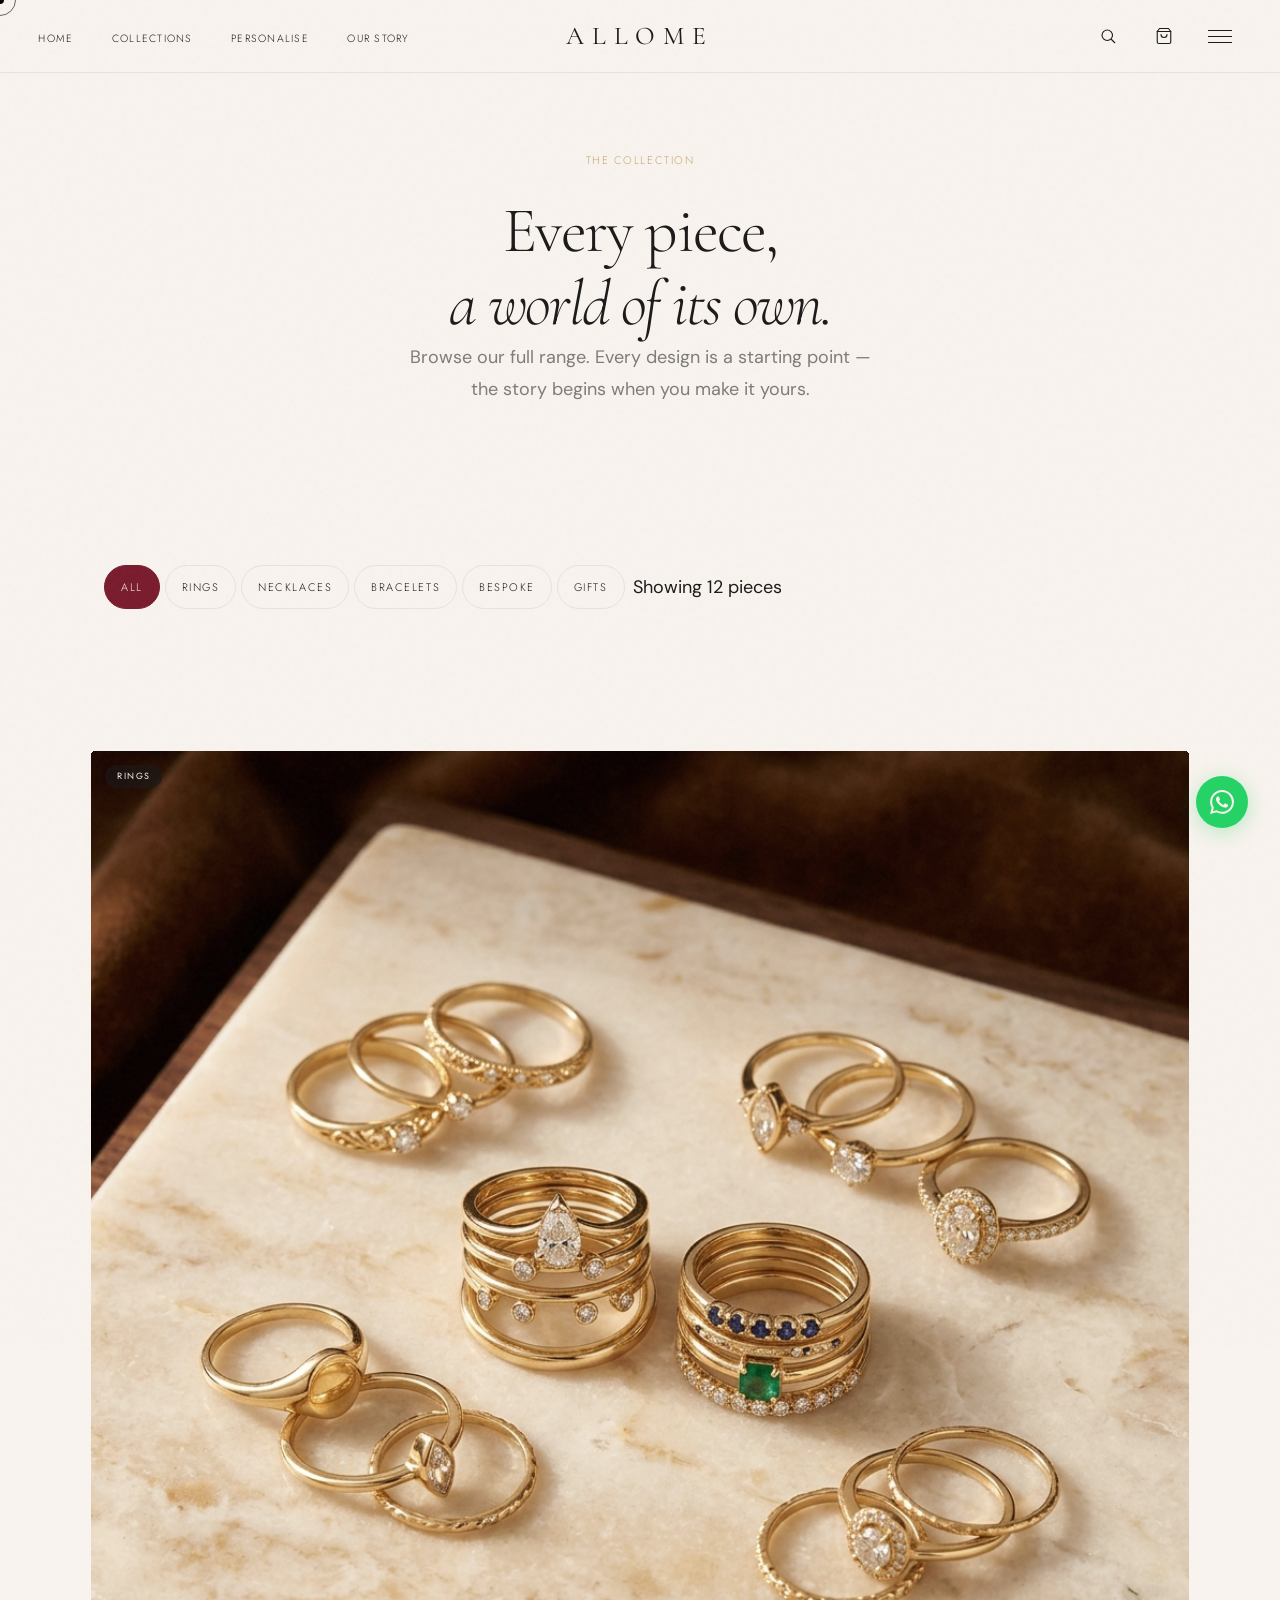
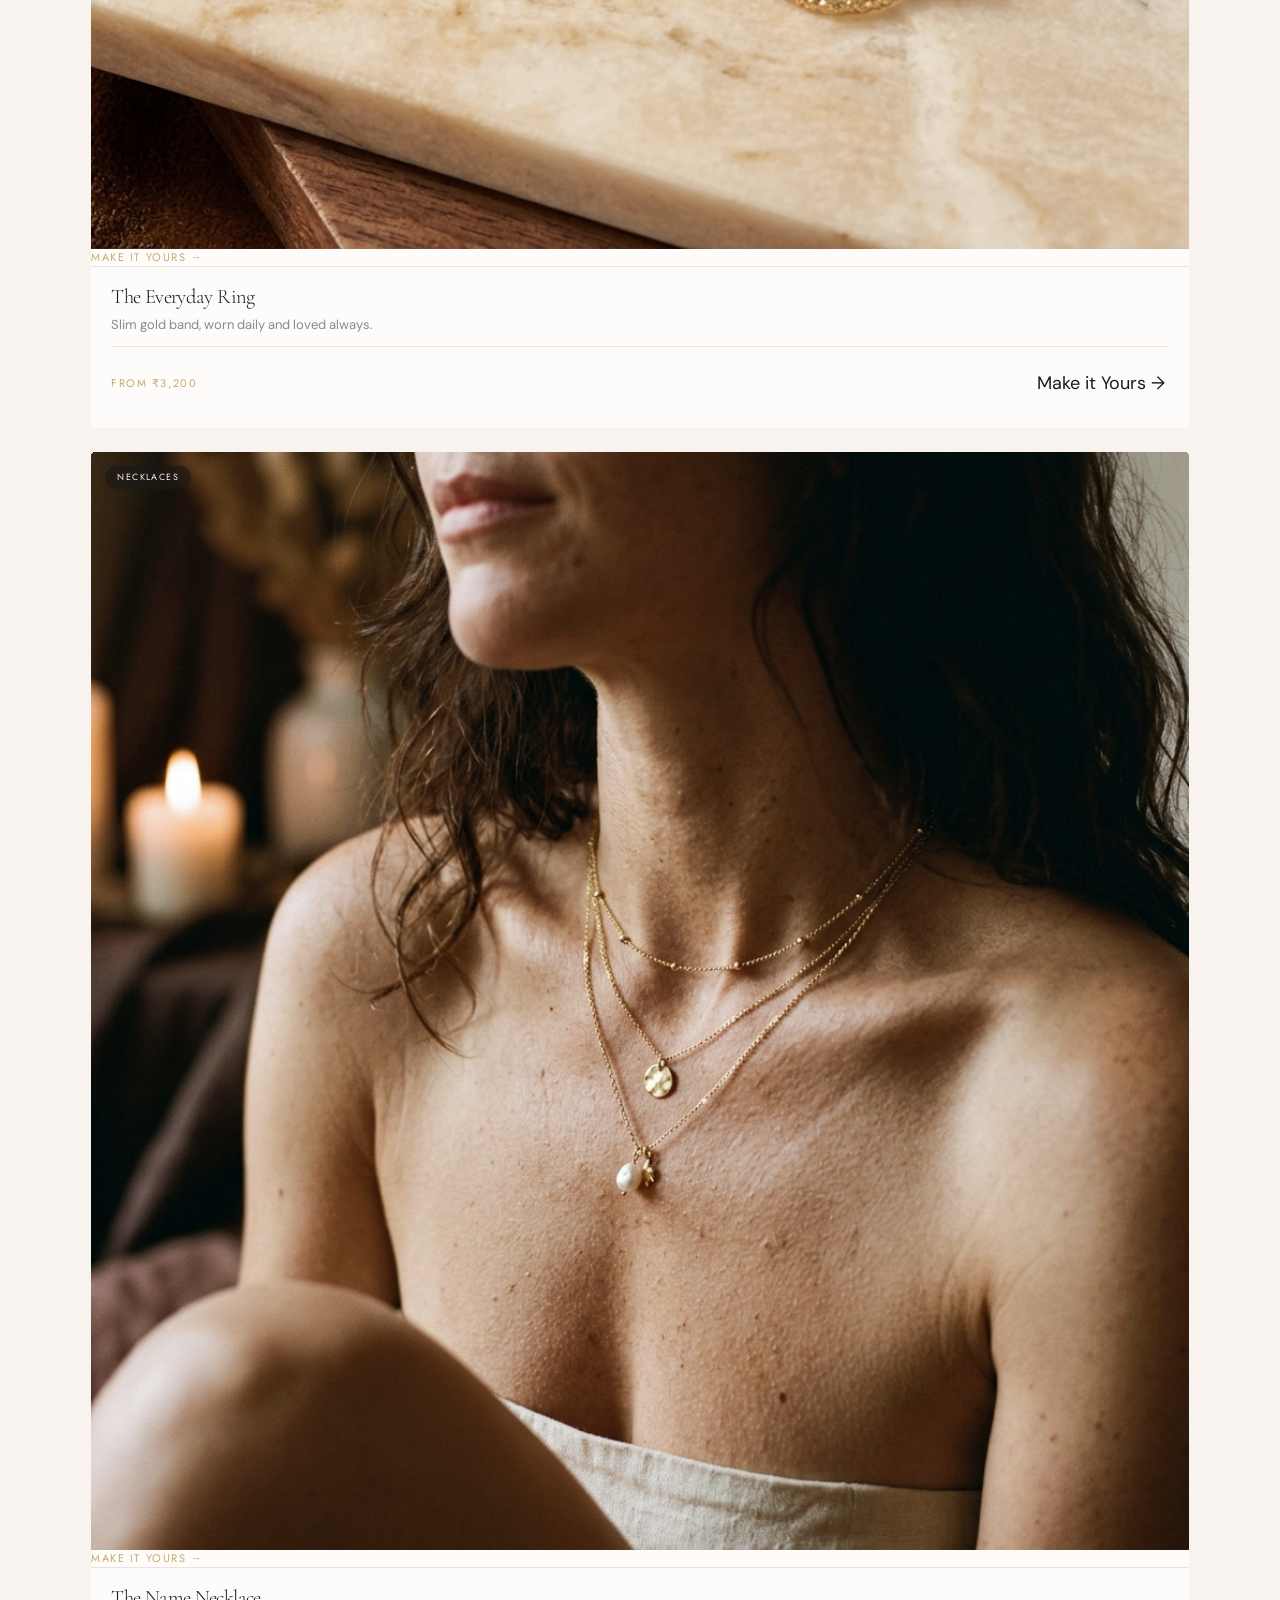
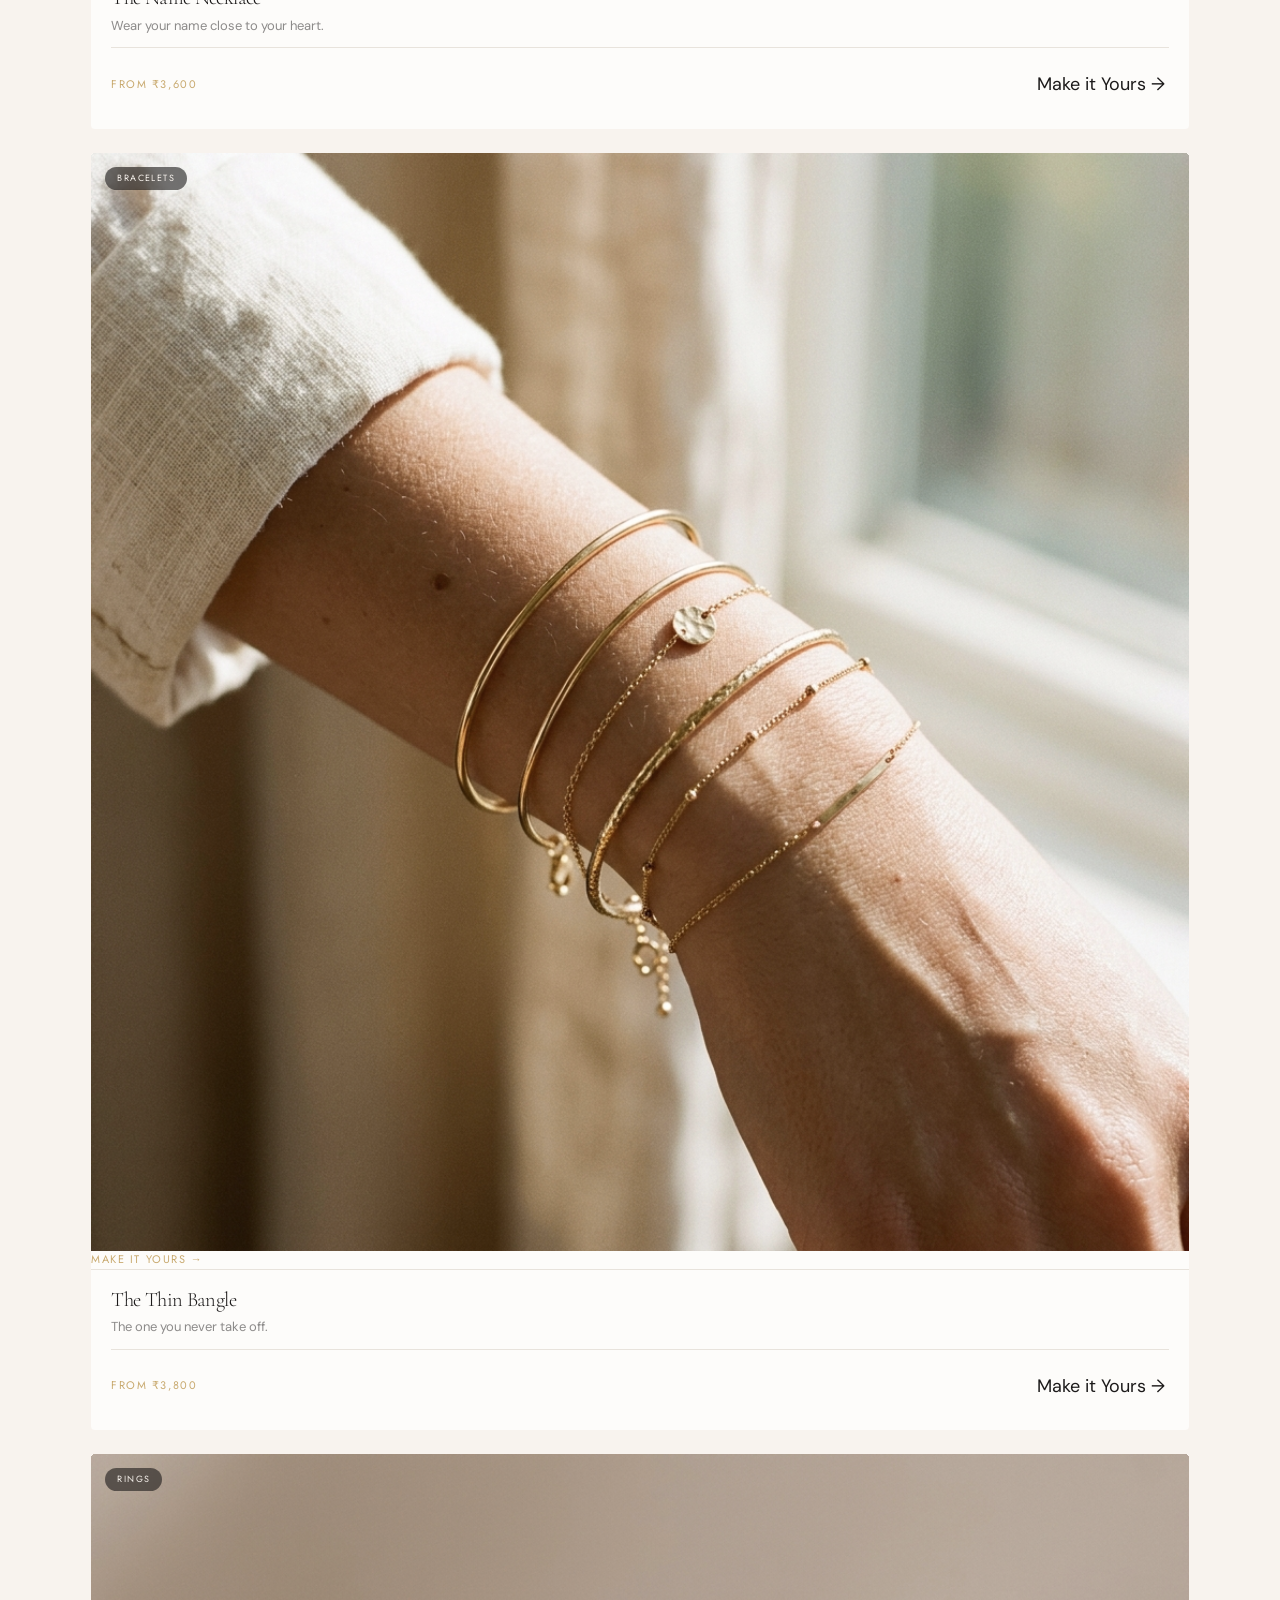
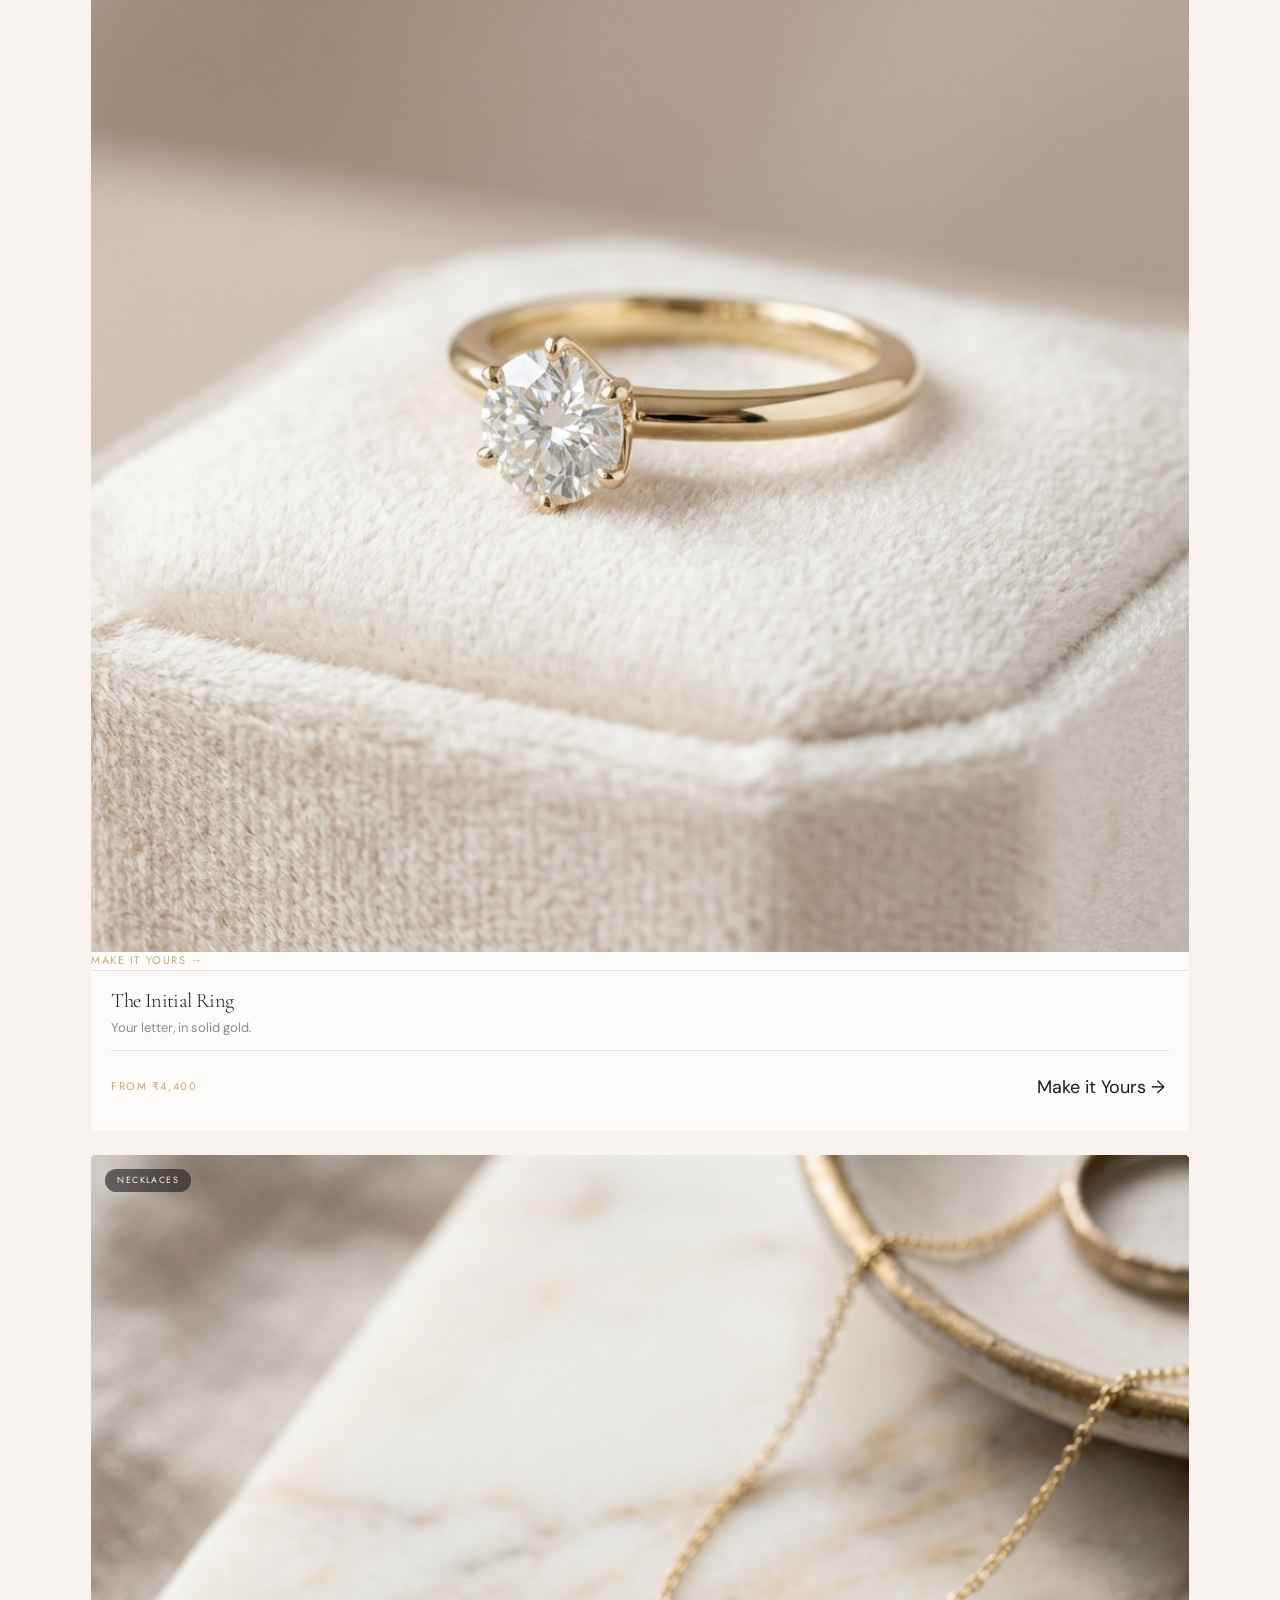
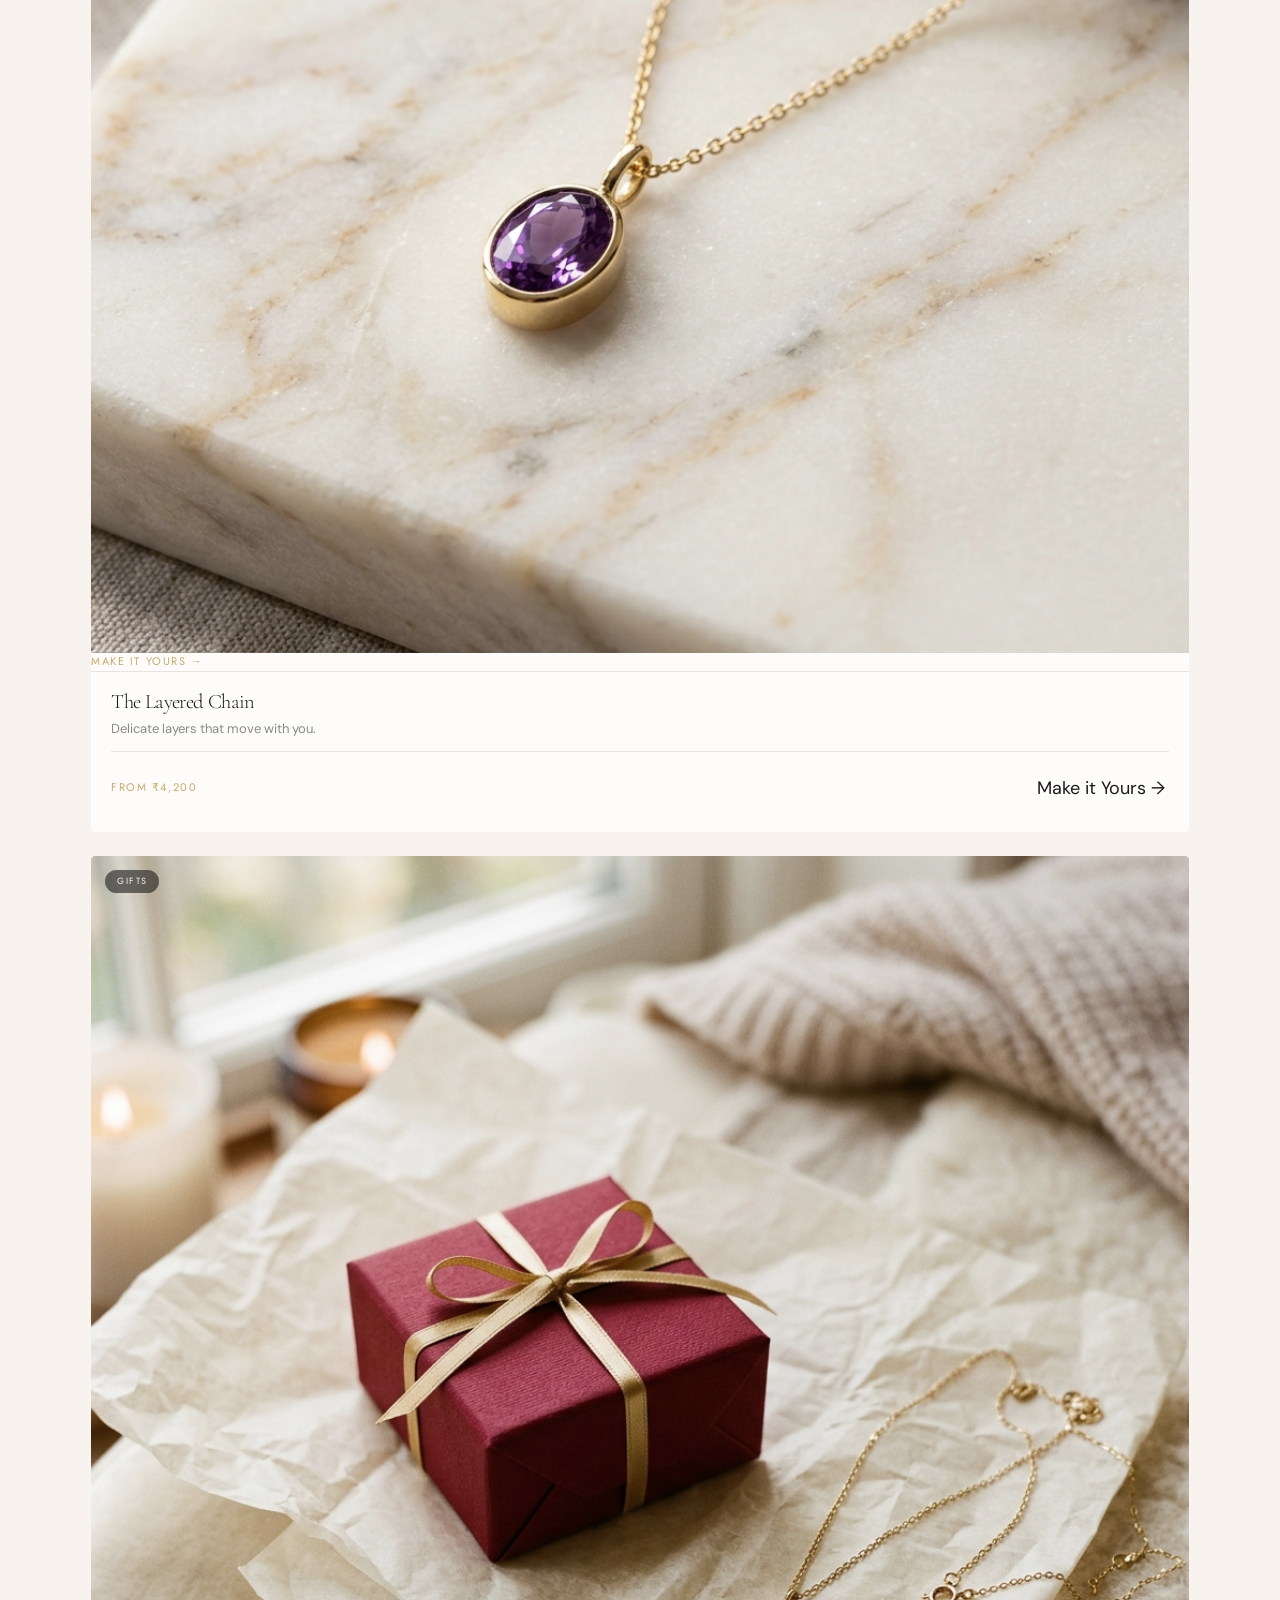
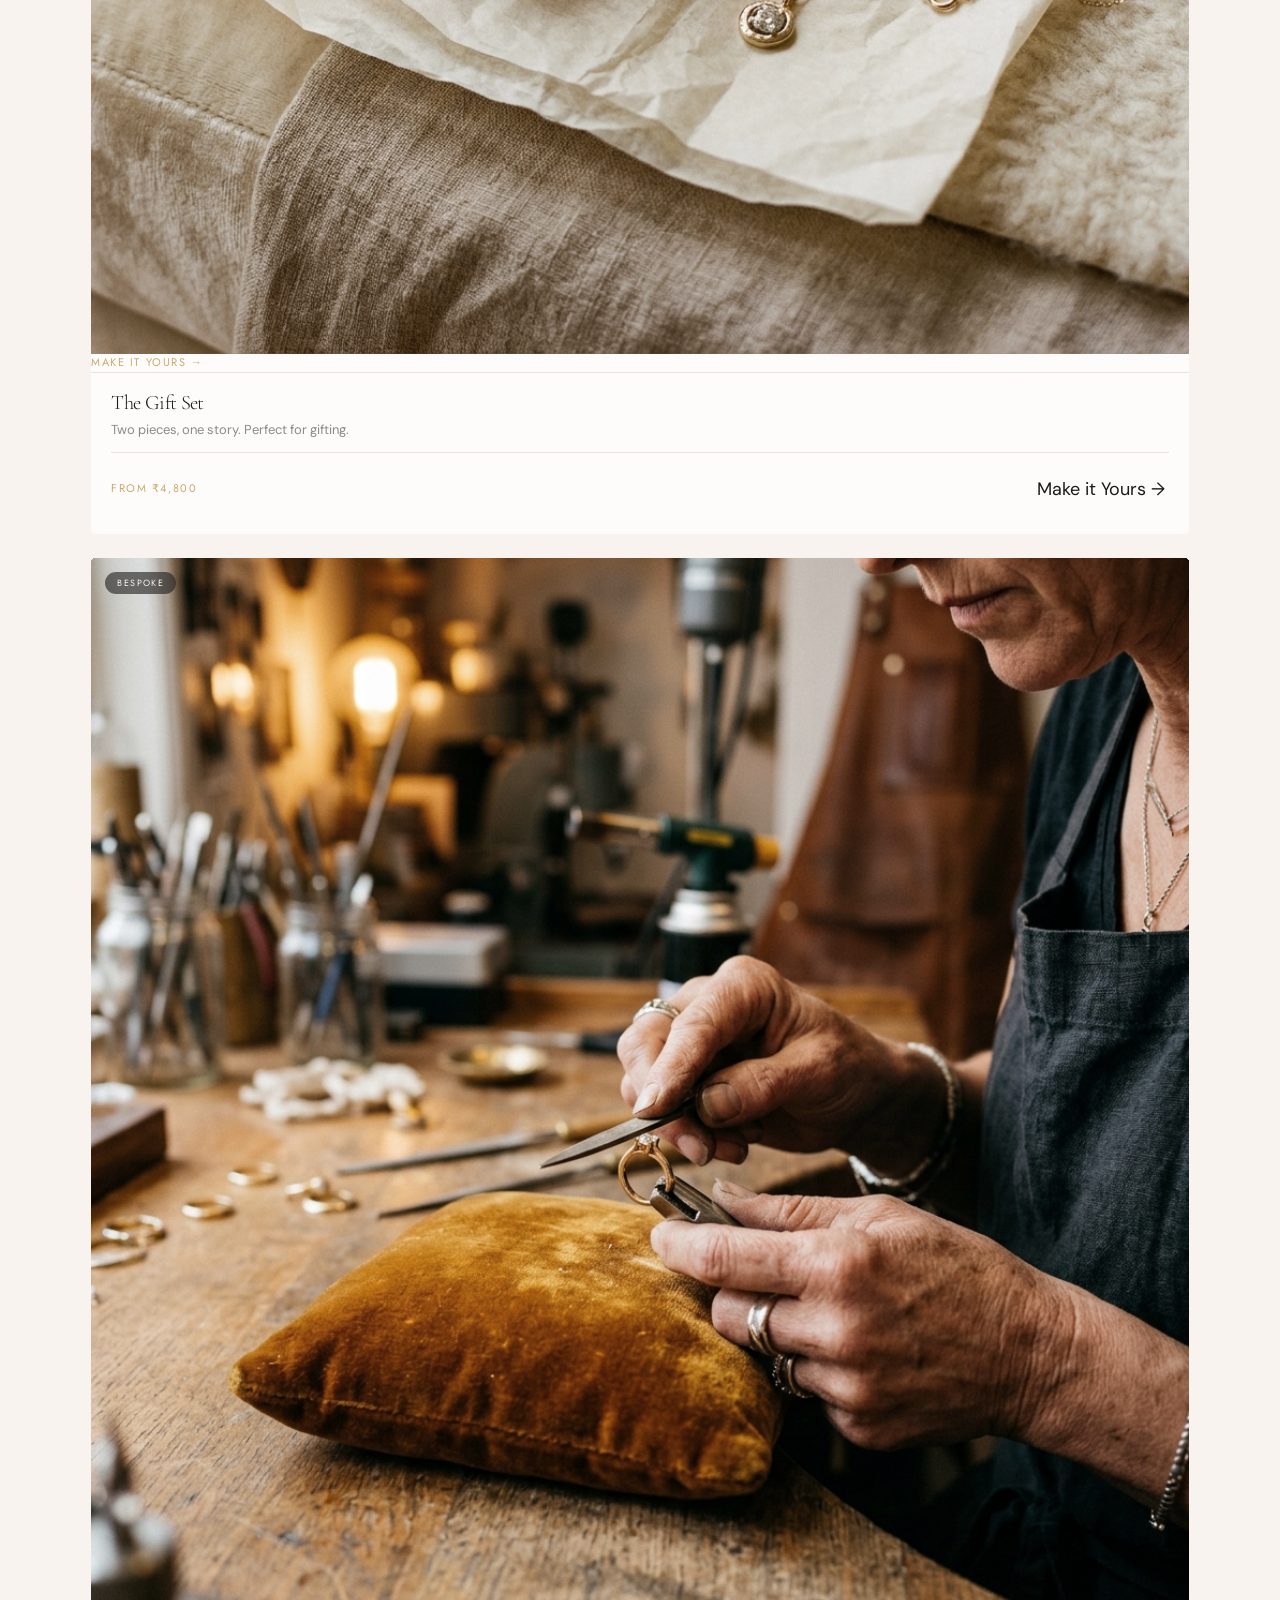
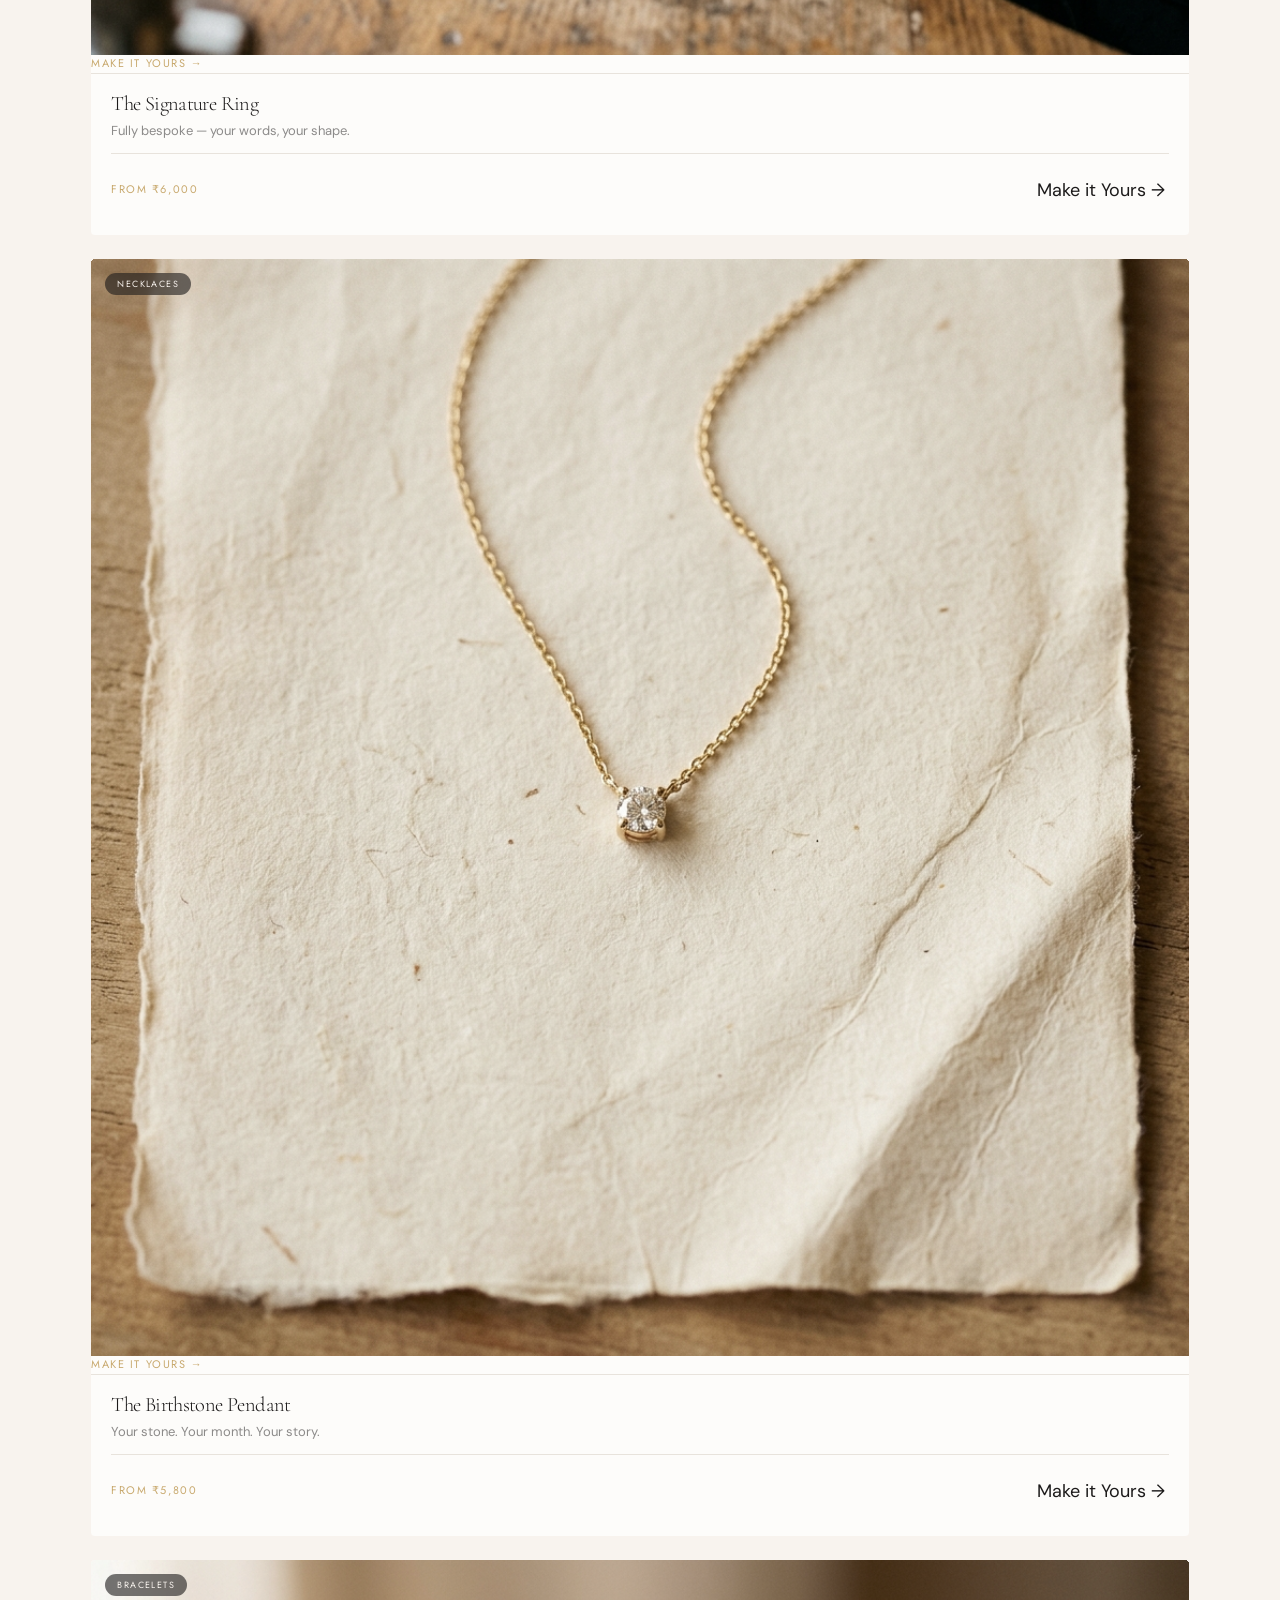
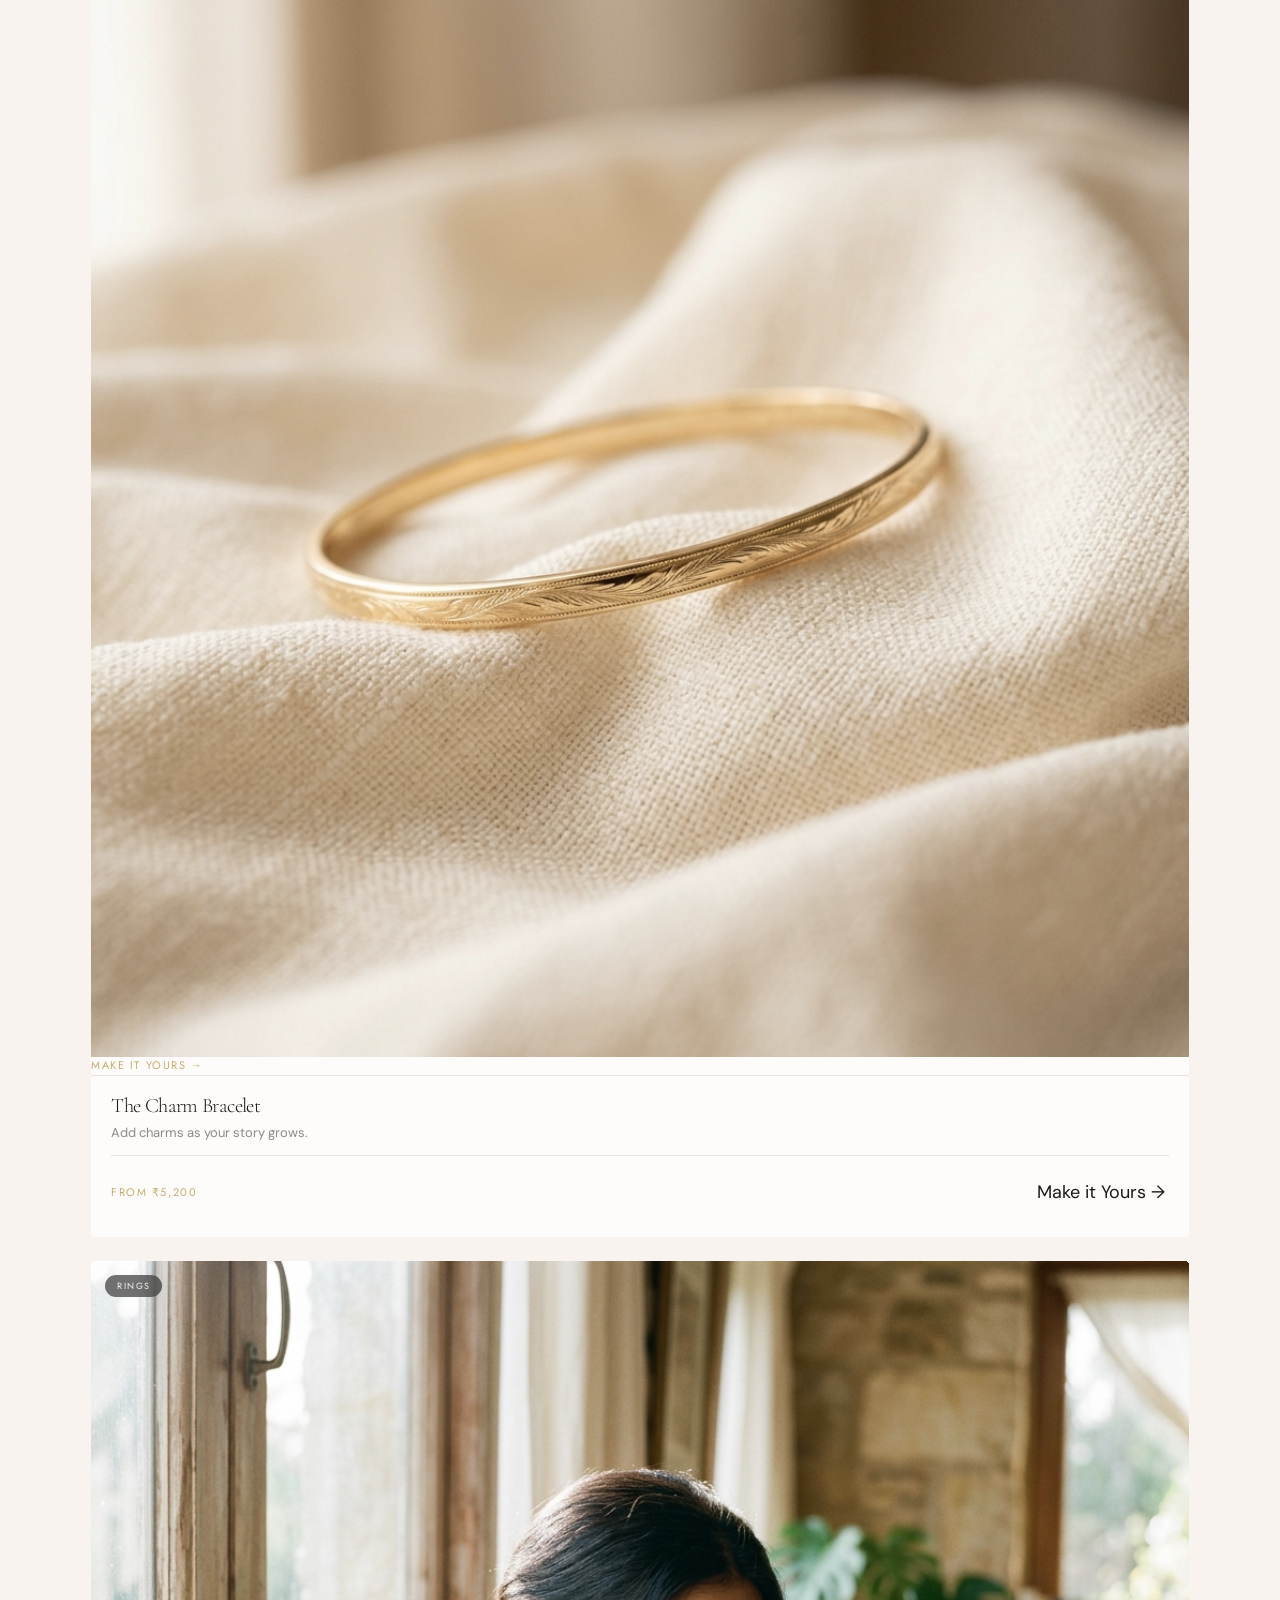
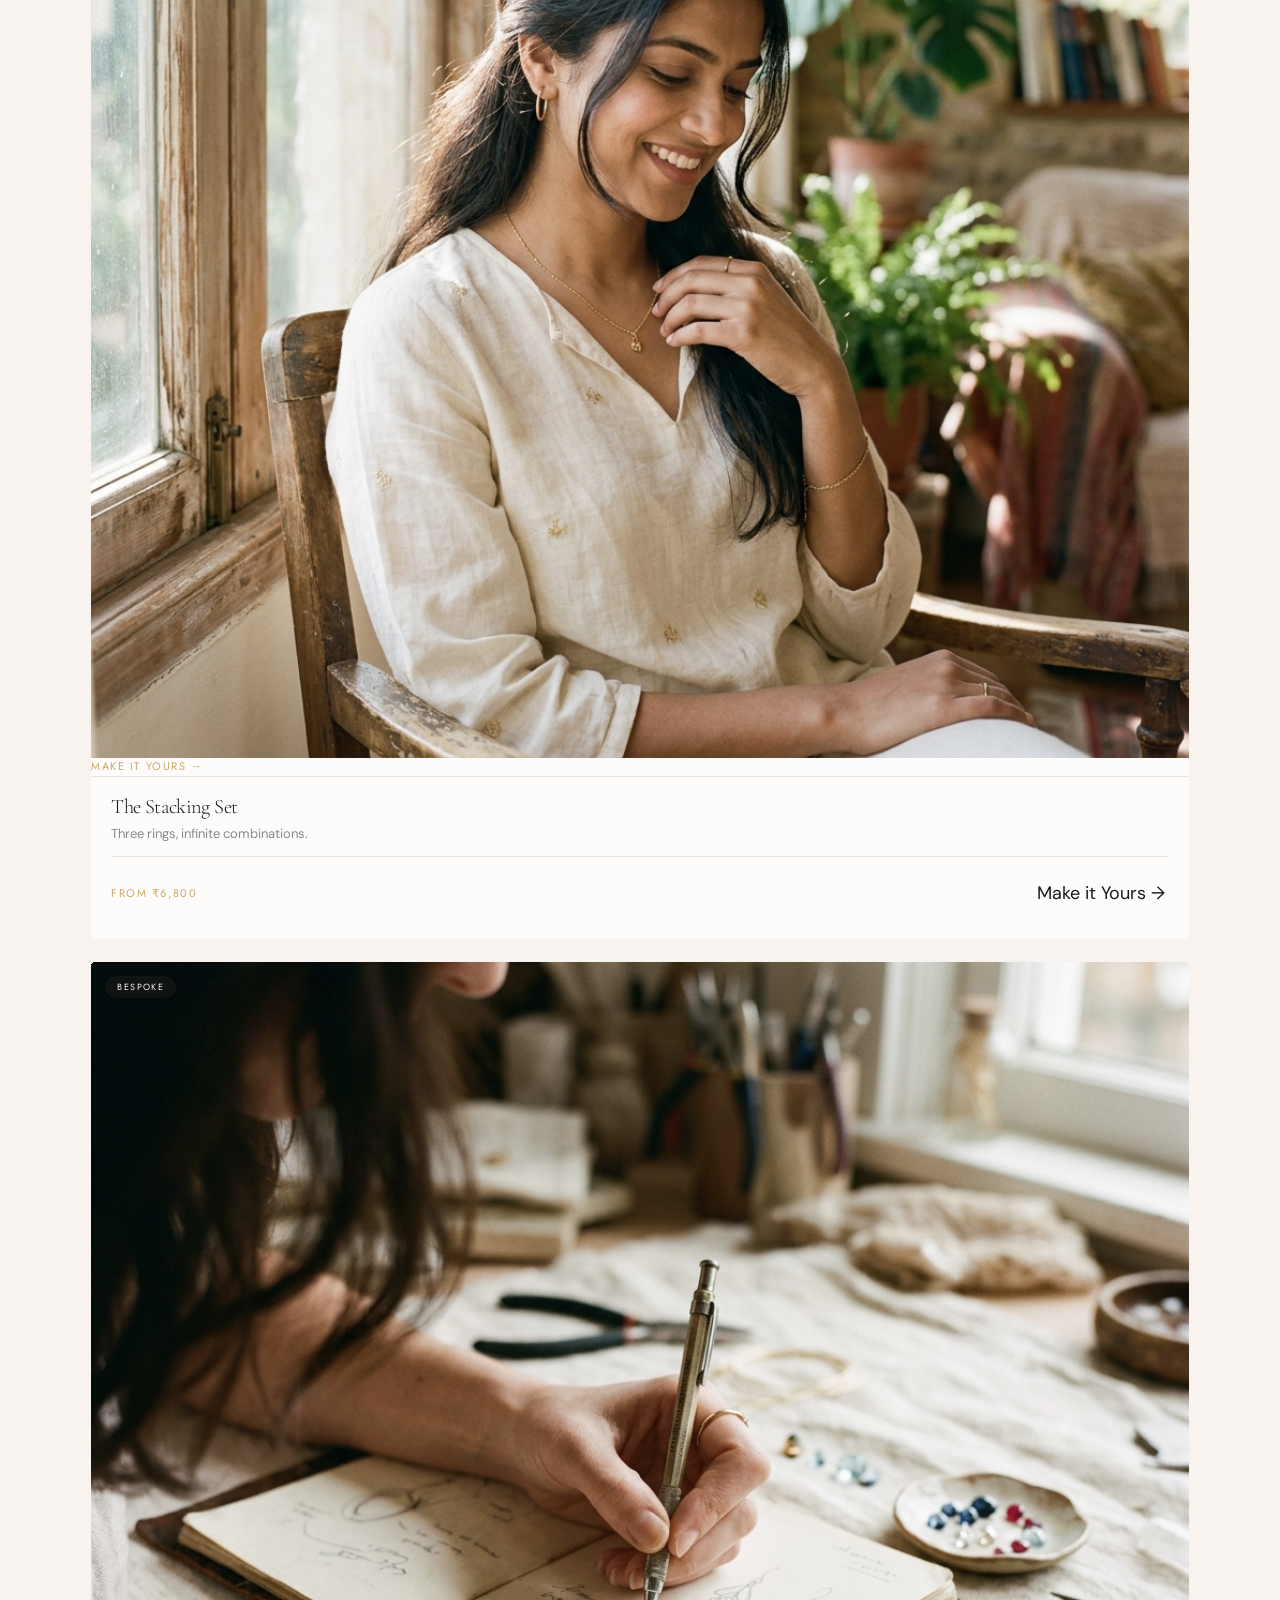
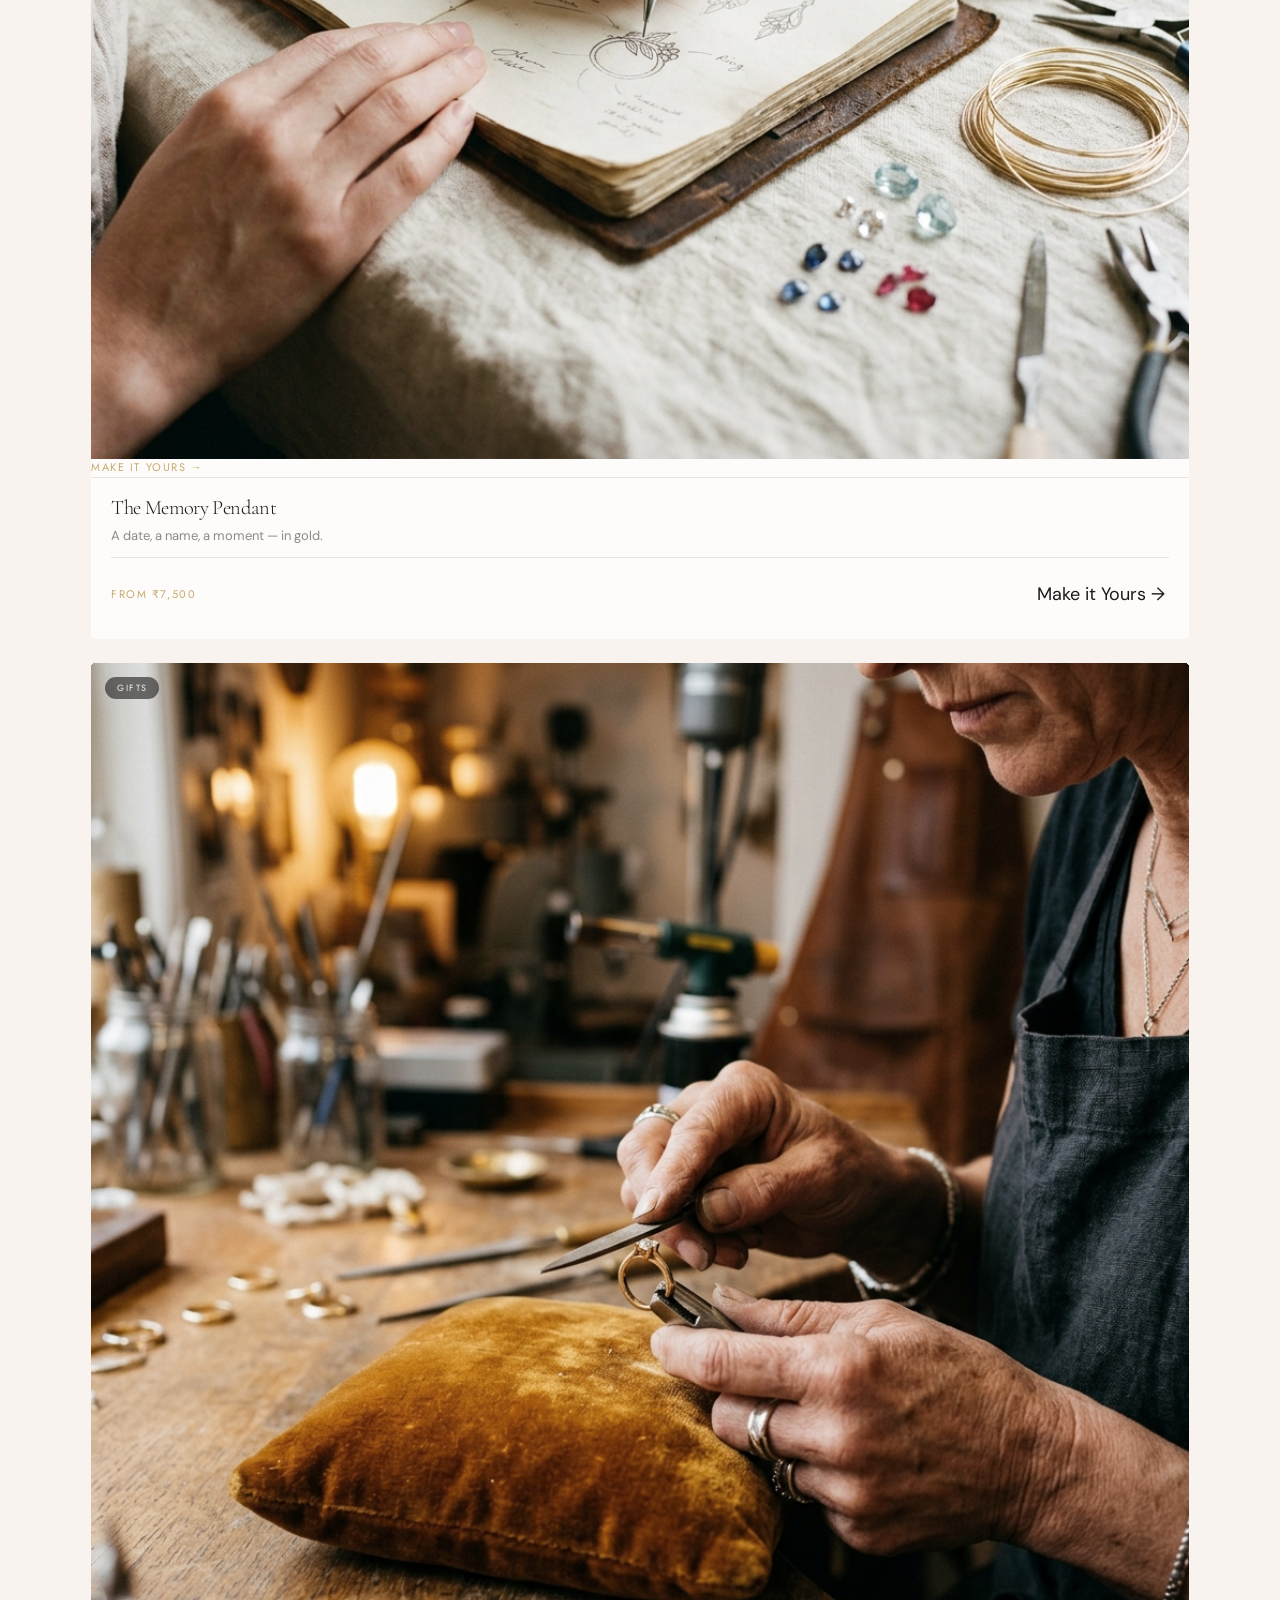
<file: pages/collections.html>
<!DOCTYPE html>
<html lang="en">
<head>
  <meta charset="UTF-8" />
  <meta name="viewport" content="width=device-width, initial-scale=1.0, viewport-fit=cover" />
  <meta name="description" content="Browse the Allome jewellery collection — rings, necklaces, bracelets, bespoke pieces and gifts. Every design is a starting point. Make it yours." />
  <meta name="apple-mobile-web-app-capable" content="yes" />
  <meta name="apple-mobile-web-app-status-bar-style" content="black-translucent" />
  <meta name="theme-color" content="#7A1C2E" />
  <title>Collections — Allome Fine Jewellery</title>
  <link rel="preconnect" href="https://fonts.googleapis.com" />
  <link rel="preconnect" href="https://fonts.gstatic.com" crossorigin />
  <link href="https://fonts.googleapis.com/css2?family=Cormorant+Garamond:ital,wght@0,300;0,400;0,600;1,300;1,400;1,600&family=DM+Sans:opsz,wght@9..40,300;9..40,400;9..40,500&family=Jost:wght@300;400&display=swap" rel="stylesheet" />
  <link rel="stylesheet" href="../css/tokens.css" />
  <link rel="stylesheet" href="../css/base.css" />
  <link rel="stylesheet" href="../css/nav.css" />
  <link rel="stylesheet" href="../css/animations.css" />
  <link rel="stylesheet" href="../css/inner-pages.css" />
  <link rel="stylesheet" href="../css/mobile.css" />
  <link rel="stylesheet" href="/pages/collections.css" />
</head>
<body>
  <div class="grain-overlay" aria-hidden="true"></div>
  <div class="cursor" id="cursor" aria-hidden="true">
    <div class="cursor__dot"></div>
    <div class="cursor__ring"></div>
    <div class="cursor__label">VIEW</div>
  </div>

  <nav class="nav nav--scrolled" id="nav" role="navigation" aria-label="Main navigation">
    <div class="nav__inner">
      <!-- Left Nav Links -->
      <ul class="nav__links nav__links--left" role="list">
        <li><a href="/" class="nav__link">Home</a></li>
        <li><a href="/collections" class="nav__link" aria-current="page">Collections</a></li>
        <li><a href="/bespoke" class="nav__link">Personalise</a></li>
        <li><a href="/story" class="nav__link">Our Story</a></li>
      </ul>

      <!-- Logo (Centre) -->
      <a href="/" class="nav__logo" aria-label="Allome Home">
        <span class="nav__logo-text">ALLOME</span>
      </a>

      <!-- Right Actions -->
      <div class="nav__actions">
        <button class="nav__action-btn" aria-label="Search" id="search-btn">
          <svg viewBox="0 0 24 24"><circle cx="11" cy="11" r="7"/><line x1="21" y1="21" x2="16.65" y2="16.65"/></svg>
        </button>
        <button class="nav__action-btn" aria-label="Cart" id="cart-btn">
          <svg viewBox="0 0 24 24"><path d="M6 2L3 6v14a2 2 0 002 2h14a2 2 0 002-2V6l-3-4z"/><line x1="3" y1="6" x2="21" y2="6"/><path d="M16 10a4 4 0 01-8 0"/></svg>
        </button>
        <button class="nav__hamburger" id="hamburger" aria-label="Menu" aria-expanded="false">
          <span class="nav__hamburger-bar"></span>
          <span class="nav__hamburger-bar"></span>
          <span class="nav__hamburger-bar"></span>
        </button>
      </div>
    </div>
  </nav>
  <div class="nav__overlay" id="nav-overlay" role="dialog" aria-modal="true">
    <div class="nav__overlay-bg" aria-hidden="true"></div>
    <ul class="nav__overlay-links" role="list">
      <li><a href="/" class="nav__overlay-link">Home</a></li>
      <li><a href="/collections" class="nav__overlay-link">Collections</a></li>
      <li><a href="/bespoke" class="nav__overlay-link">Personalise</a></li>
      <li><a href="/story" class="nav__overlay-link">Our Story</a></li>
      <li><a href="/journal" class="nav__overlay-link">Journal</a></li>
    </ul>
    <p class="nav__overlay-footer">Finding the jewel in all of me · Made in India 🇮🇳</p>
  </div>

  <div class="inner-page">

    <!-- Page Header -->
    <header class="page-header page-header--minimal">
      <div class="page-header__content" style="text-align:center">
        <span class="page-header__eyebrow eyebrow">THE COLLECTION</span>
        <h1 class="page-header__title" style="color:var(--allome-charcoal)">Every piece,<br/><em>a world of its own.</em></h1>
        <p class="page-header__subtitle" style="color:rgba(28,26,26,0.55);margin:0 auto">Browse our full range. Every design is a starting point — the story begins when you make it yours.</p>
      </div>
    </header>

    <!-- Filter Bar -->
    <div class="filter-bar" id="filter-bar" role="toolbar" aria-label="Filter jewellery by category">
      <div class="filter-bar__inner">
        <button class="filter-pill is-active" data-filter="all" aria-pressed="true">All</button>
        <button class="filter-pill" data-filter="rings" aria-pressed="false">Rings</button>
        <button class="filter-pill" data-filter="necklaces" aria-pressed="false">Necklaces</button>
        <button class="filter-pill" data-filter="bracelets" aria-pressed="false">Bracelets</button>
        <button class="filter-pill" data-filter="bespoke" aria-pressed="false">Bespoke</button>
        <button class="filter-pill" data-filter="gifts" aria-pressed="false">Gifts</button>
      </div>
      <p class="filter-count" id="filter-count" aria-live="polite">Showing 12 pieces</p>
    </div>

    <!-- Products Grid -->
    <main class="section section--cream coll-main" aria-label="Jewellery collection">
      <div class="container">
        <div class="products-grid" id="products-grid">

          <!-- 1 -->
          <article class="product-card reveal-up" data-category="rings" style="--delay:0s">
            <div class="product-card__img-wrap">
              <img src="../assets/images/collection-rings.jpg" alt="The Everyday Ring" class="product-card__img" loading="lazy" />
              <span class="product-card__tag">Rings</span>
              <div class="product-card__hover-cta" aria-hidden="true">Make it Yours →</div>
            </div>
            <div class="product-card__body">
              <h2 class="product-card__name">The Everyday Ring</h2>
              <p class="product-card__tagline">Slim gold band, worn daily and loved always.</p>
              <div class="product-card__footer">
                <span class="product-card__price">From ₹3,200</span>
                <a href="bespoke.html" class="product-card__cta">Make it Yours →</a>
              </div>
            </div>
          </article>

          <!-- 2 -->
          <article class="product-card reveal-up" data-category="necklaces" style="--delay:0.05s">
            <div class="product-card__img-wrap">
              <img src="../assets/images/collection-necklaces.jpg" alt="The Name Necklace" class="product-card__img" loading="lazy" />
              <span class="product-card__tag">Necklaces</span>
              <div class="product-card__hover-cta" aria-hidden="true">Make it Yours →</div>
            </div>
            <div class="product-card__body">
              <h2 class="product-card__name">The Name Necklace</h2>
              <p class="product-card__tagline">Wear your name close to your heart.</p>
              <div class="product-card__footer">
                <span class="product-card__price">From ₹3,600</span>
                <a href="bespoke.html" class="product-card__cta">Make it Yours →</a>
              </div>
            </div>
          </article>

          <!-- 3 -->
          <article class="product-card reveal-up" data-category="bracelets" style="--delay:0.1s">
            <div class="product-card__img-wrap">
              <img src="../assets/images/collection-bracelets.jpg" alt="The Thin Bangle" class="product-card__img" loading="lazy" />
              <span class="product-card__tag">Bracelets</span>
              <div class="product-card__hover-cta" aria-hidden="true">Make it Yours →</div>
            </div>
            <div class="product-card__body">
              <h2 class="product-card__name">The Thin Bangle</h2>
              <p class="product-card__tagline">The one you never take off.</p>
              <div class="product-card__footer">
                <span class="product-card__price">From ₹3,800</span>
                <a href="bespoke.html" class="product-card__cta">Make it Yours →</a>
              </div>
            </div>
          </article>

          <!-- 4 -->
          <article class="product-card reveal-up" data-category="rings" style="--delay:0.05s">
            <div class="product-card__img-wrap">
              <img src="../assets/images/bespoke-base-1.jpg" alt="The Initial Ring" class="product-card__img" loading="lazy" />
              <span class="product-card__tag">Rings</span>
              <div class="product-card__hover-cta" aria-hidden="true">Make it Yours →</div>
            </div>
            <div class="product-card__body">
              <h2 class="product-card__name">The Initial Ring</h2>
              <p class="product-card__tagline">Your letter, in solid gold.</p>
              <div class="product-card__footer">
                <span class="product-card__price">From ₹4,400</span>
                <a href="bespoke.html" class="product-card__cta">Make it Yours →</a>
              </div>
            </div>
          </article>

          <!-- 5 -->
          <article class="product-card reveal-up" data-category="necklaces" style="--delay:0.1s">
            <div class="product-card__img-wrap">
              <img src="../assets/images/bespoke-base-2.jpg" alt="The Layered Chain" class="product-card__img" loading="lazy" />
              <span class="product-card__tag">Necklaces</span>
              <div class="product-card__hover-cta" aria-hidden="true">Make it Yours →</div>
            </div>
            <div class="product-card__body">
              <h2 class="product-card__name">The Layered Chain</h2>
              <p class="product-card__tagline">Delicate layers that move with you.</p>
              <div class="product-card__footer">
                <span class="product-card__price">From ₹4,200</span>
                <a href="bespoke.html" class="product-card__cta">Make it Yours →</a>
              </div>
            </div>
          </article>

          <!-- 6 -->
          <article class="product-card reveal-up" data-category="gifts" style="--delay:0.15s">
            <div class="product-card__img-wrap">
              <img src="../assets/images/collection-gifts.jpg" alt="The Gift Set" class="product-card__img" loading="lazy" />
              <span class="product-card__tag">Gifts</span>
              <div class="product-card__hover-cta" aria-hidden="true">Make it Yours →</div>
            </div>
            <div class="product-card__body">
              <h2 class="product-card__name">The Gift Set</h2>
              <p class="product-card__tagline">Two pieces, one story. Perfect for gifting.</p>
              <div class="product-card__footer">
                <span class="product-card__price">From ₹4,800</span>
                <a href="bespoke.html" class="product-card__cta">Make it Yours →</a>
              </div>
            </div>
          </article>

          <!-- 7 -->
          <article class="product-card reveal-up" data-category="bespoke" style="--delay:0s">
            <div class="product-card__img-wrap">
              <img src="../assets/images/collection-bespoke.jpg" alt="The Signature Ring" class="product-card__img" loading="lazy" />
              <span class="product-card__tag">Bespoke</span>
              <div class="product-card__hover-cta" aria-hidden="true">Make it Yours →</div>
            </div>
            <div class="product-card__body">
              <h2 class="product-card__name">The Signature Ring</h2>
              <p class="product-card__tagline">Fully bespoke — your words, your shape.</p>
              <div class="product-card__footer">
                <span class="product-card__price">From ₹6,000</span>
                <a href="bespoke.html" class="product-card__cta">Make it Yours →</a>
              </div>
            </div>
          </article>

          <!-- 8 -->
          <article class="product-card reveal-up" data-category="necklaces" style="--delay:0.05s">
            <div class="product-card__img-wrap">
              <img src="../assets/images/editorial-2.jpg" alt="The Birthstone Pendant" class="product-card__img" loading="lazy" />
              <span class="product-card__tag">Necklaces</span>
              <div class="product-card__hover-cta" aria-hidden="true">Make it Yours →</div>
            </div>
            <div class="product-card__body">
              <h2 class="product-card__name">The Birthstone Pendant</h2>
              <p class="product-card__tagline">Your stone. Your month. Your story.</p>
              <div class="product-card__footer">
                <span class="product-card__price">From ₹5,800</span>
                <a href="bespoke.html" class="product-card__cta">Make it Yours →</a>
              </div>
            </div>
          </article>

          <!-- 9 -->
          <article class="product-card reveal-up" data-category="bracelets" style="--delay:0.1s">
            <div class="product-card__img-wrap">
              <img src="../assets/images/bespoke-base-3.jpg" alt="The Charm Bracelet" class="product-card__img" loading="lazy" />
              <span class="product-card__tag">Bracelets</span>
              <div class="product-card__hover-cta" aria-hidden="true">Make it Yours →</div>
            </div>
            <div class="product-card__body">
              <h2 class="product-card__name">The Charm Bracelet</h2>
              <p class="product-card__tagline">Add charms as your story grows.</p>
              <div class="product-card__footer">
                <span class="product-card__price">From ₹5,200</span>
                <a href="bespoke.html" class="product-card__cta">Make it Yours →</a>
              </div>
            </div>
          </article>

          <!-- 10 -->
          <article class="product-card reveal-up" data-category="rings" style="--delay:0.1s">
            <div class="product-card__img-wrap">
              <img src="../assets/images/editorial-1.jpg" alt="The Stacking Set" class="product-card__img" loading="lazy" />
              <span class="product-card__tag">Rings</span>
              <div class="product-card__hover-cta" aria-hidden="true">Make it Yours →</div>
            </div>
            <div class="product-card__body">
              <h2 class="product-card__name">The Stacking Set</h2>
              <p class="product-card__tagline">Three rings, infinite combinations.</p>
              <div class="product-card__footer">
                <span class="product-card__price">From ₹6,800</span>
                <a href="bespoke.html" class="product-card__cta">Make it Yours →</a>
              </div>
            </div>
          </article>

          <!-- 11 -->
          <article class="product-card reveal-up" data-category="bespoke" style="--delay:0.05s">
            <div class="product-card__img-wrap">
              <img src="../assets/images/bespoke-process.jpg" alt="The Memory Pendant" class="product-card__img" loading="lazy" />
              <span class="product-card__tag">Bespoke</span>
              <div class="product-card__hover-cta" aria-hidden="true">Make it Yours →</div>
            </div>
            <div class="product-card__body">
              <h2 class="product-card__name">The Memory Pendant</h2>
              <p class="product-card__tagline">A date, a name, a moment — in gold.</p>
              <div class="product-card__footer">
                <span class="product-card__price">From ₹7,500</span>
                <a href="bespoke.html" class="product-card__cta">Make it Yours →</a>
              </div>
            </div>
          </article>

          <!-- 12 -->
          <article class="product-card reveal-up" data-category="gifts" style="--delay:0.1s">
            <div class="product-card__img-wrap">
              <img src="../assets/images/collection-bespoke.jpg" alt="The Birthday Piece" class="product-card__img" loading="lazy" />
              <span class="product-card__tag">Gifts</span>
              <div class="product-card__hover-cta" aria-hidden="true">Make it Yours →</div>
            </div>
            <div class="product-card__body">
              <h2 class="product-card__name">The Birthday Piece</h2>
              <p class="product-card__tagline">Because some moments deserve gold.</p>
              <div class="product-card__footer">
                <span class="product-card__price">From ₹3,400</span>
                <a href="bespoke.html" class="product-card__cta">Make it Yours →</a>
              </div>
            </div>
          </article>

        </div><!-- /grid -->
      </div>
    </main>

    <!-- Bespoke CTA Band -->
    <section class="coll-bespoke-cta" aria-label="Custom bespoke jewellery">
      <div class="coll-bespoke-cta__inner">
        <h2 class="coll-bespoke-cta__title">Don't see exactly<br/>what you want?</h2>
        <p class="coll-bespoke-cta__sub">Every Allome piece can be customised. Start a conversation with our artisans.</p>
        <a href="bespoke.html" class="cta-btn cta-btn--outline-gold">Design Yours →</a>
      </div>
    </section>

    <footer class="mini-footer" role="contentinfo">
      <a href="/" class="mini-footer__logo">ALLOME</a>
      <nav class="mini-footer__links" aria-label="Footer links">
        <a href="/collections" class="mini-footer__link">Collections</a>
        <a href="/bespoke" class="mini-footer__link">Personalise</a>
        <a href="/story" class="mini-footer__link">Our Story</a>
        <a href="/journal" class="mini-footer__link">Journal</a>
      </nav>
      <p class="mini-footer__copy">© 2025 Allome · Made in India 🇮🇳</p>
    </footer>
  </div>

  <div class="whatsapp-float is-visible" id="wa-float">
    <span class="whatsapp-float__tooltip">Chat with us</span>
    <a href="https://wa.me/919999999999?text=Hi%20Allome%2C%20I%27m%20interested%20in%20a%20piece" class="whatsapp-float__btn" target="_blank" rel="noopener" aria-label="Chat on WhatsApp">
      <svg viewBox="0 0 24 24" fill="currentColor" aria-hidden="true"><path d="M17.472 14.382c-.297-.149-1.758-.867-2.03-.967-.273-.099-.471-.148-.67.15-.197.297-.767.966-.94 1.164-.173.199-.347.223-.644.075-.297-.15-1.255-.463-2.39-1.475-.883-.788-1.48-1.761-1.653-2.059-.173-.297-.018-.458.13-.606.134-.133.298-.347.446-.52.149-.174.198-.298.298-.497.099-.198.05-.371-.025-.52-.075-.149-.669-1.612-.916-2.207-.242-.579-.487-.5-.669-.51-.173-.008-.371-.01-.57-.01-.198 0-.52.074-.792.372-.272.297-1.04 1.016-1.04 2.479 0 1.462 1.065 2.875 1.213 3.074.149.198 2.096 3.2 5.077 4.487.709.306 1.262.489 1.694.625.712.227 1.36.195 1.871.118.571-.085 1.758-.719 2.006-1.413.248-.694.248-1.289.173-1.413-.074-.124-.272-.198-.57-.347m-5.421 7.403h-.004a9.87 9.87 0 01-5.031-1.378l-.361-.214-3.741.982.998-3.648-.235-.374a9.86 9.86 0 01-1.51-5.26c.001-5.45 4.436-9.884 9.888-9.884 2.64 0 5.122 1.03 6.988 2.898a9.825 9.825 0 012.893 6.994c-.003 5.45-4.437 9.884-9.885 9.884m8.413-18.297A11.815 11.815 0 0012.05 0C5.495 0 .16 5.335.157 11.892c0 2.096.547 4.142 1.588 5.945L.057 24l6.305-1.654a11.882 11.882 0 005.683 1.448h.005c6.554 0 11.89-5.335 11.893-11.893a11.821 11.821 0 00-3.48-8.413z"/></svg>
    </a>
  </div>

  <script src="../js/cursor.js" defer></script>
  <script>
  (function(){
    'use strict';
    const prefRM = window.matchMedia('(prefers-reduced-motion: reduce)').matches;
    // Nav
    const h=document.getElementById('hamburger'),o=document.getElementById('nav-overlay');
    if(h&&o){h.addEventListener('click',()=>{const open=o.classList.toggle('is-open');h.classList.toggle('is-open',open);h.setAttribute('aria-expanded',open);document.body.style.overflow=open?'hidden':'';});o.querySelectorAll('.nav__overlay-link').forEach(l=>l.addEventListener('click',()=>{o.classList.remove('is-open');h.classList.remove('is-open');h.setAttribute('aria-expanded','false');document.body.style.overflow='';}));}

    // Reveal
    const ro=new IntersectionObserver(e=>{e.forEach(en=>{if(en.isIntersecting){const d=parseFloat(en.target.style.getPropertyValue('--delay'))||0;if(prefRM)en.target.classList.add('is-visible');else setTimeout(()=>en.target.classList.add('is-visible'),d*1000);ro.unobserve(en.target);}});},{threshold:0.06,rootMargin:'0px 0px -40px 0px'});
    document.querySelectorAll('.reveal-up').forEach(el=>ro.observe(el));

    // Filter
    const pills = document.querySelectorAll('.filter-pill');
    const cards = document.querySelectorAll('.product-card');
    const counter = document.getElementById('filter-count');
    let current = 'all';

    pills.forEach(pill=>{
      pill.addEventListener('click',()=>{
        pills.forEach(p=>{p.classList.remove('is-active');p.setAttribute('aria-pressed','false');});
        pill.classList.add('is-active');
        pill.setAttribute('aria-pressed','true');
        current = pill.dataset.filter;
        let visible=0;
        cards.forEach(card=>{
          const match = current==='all'||card.dataset.category===current;
          if(match){
            card.style.display='';
            card.style.opacity='';
            card.style.transform='';
            visible++;
          } else {
            card.style.display='none';
          }
        });
        if(counter) counter.textContent = `Showing ${visible} piece${visible!==1?'s':''}`;
      });
    });
  })();
  </script>
</body>
</html>
</file>
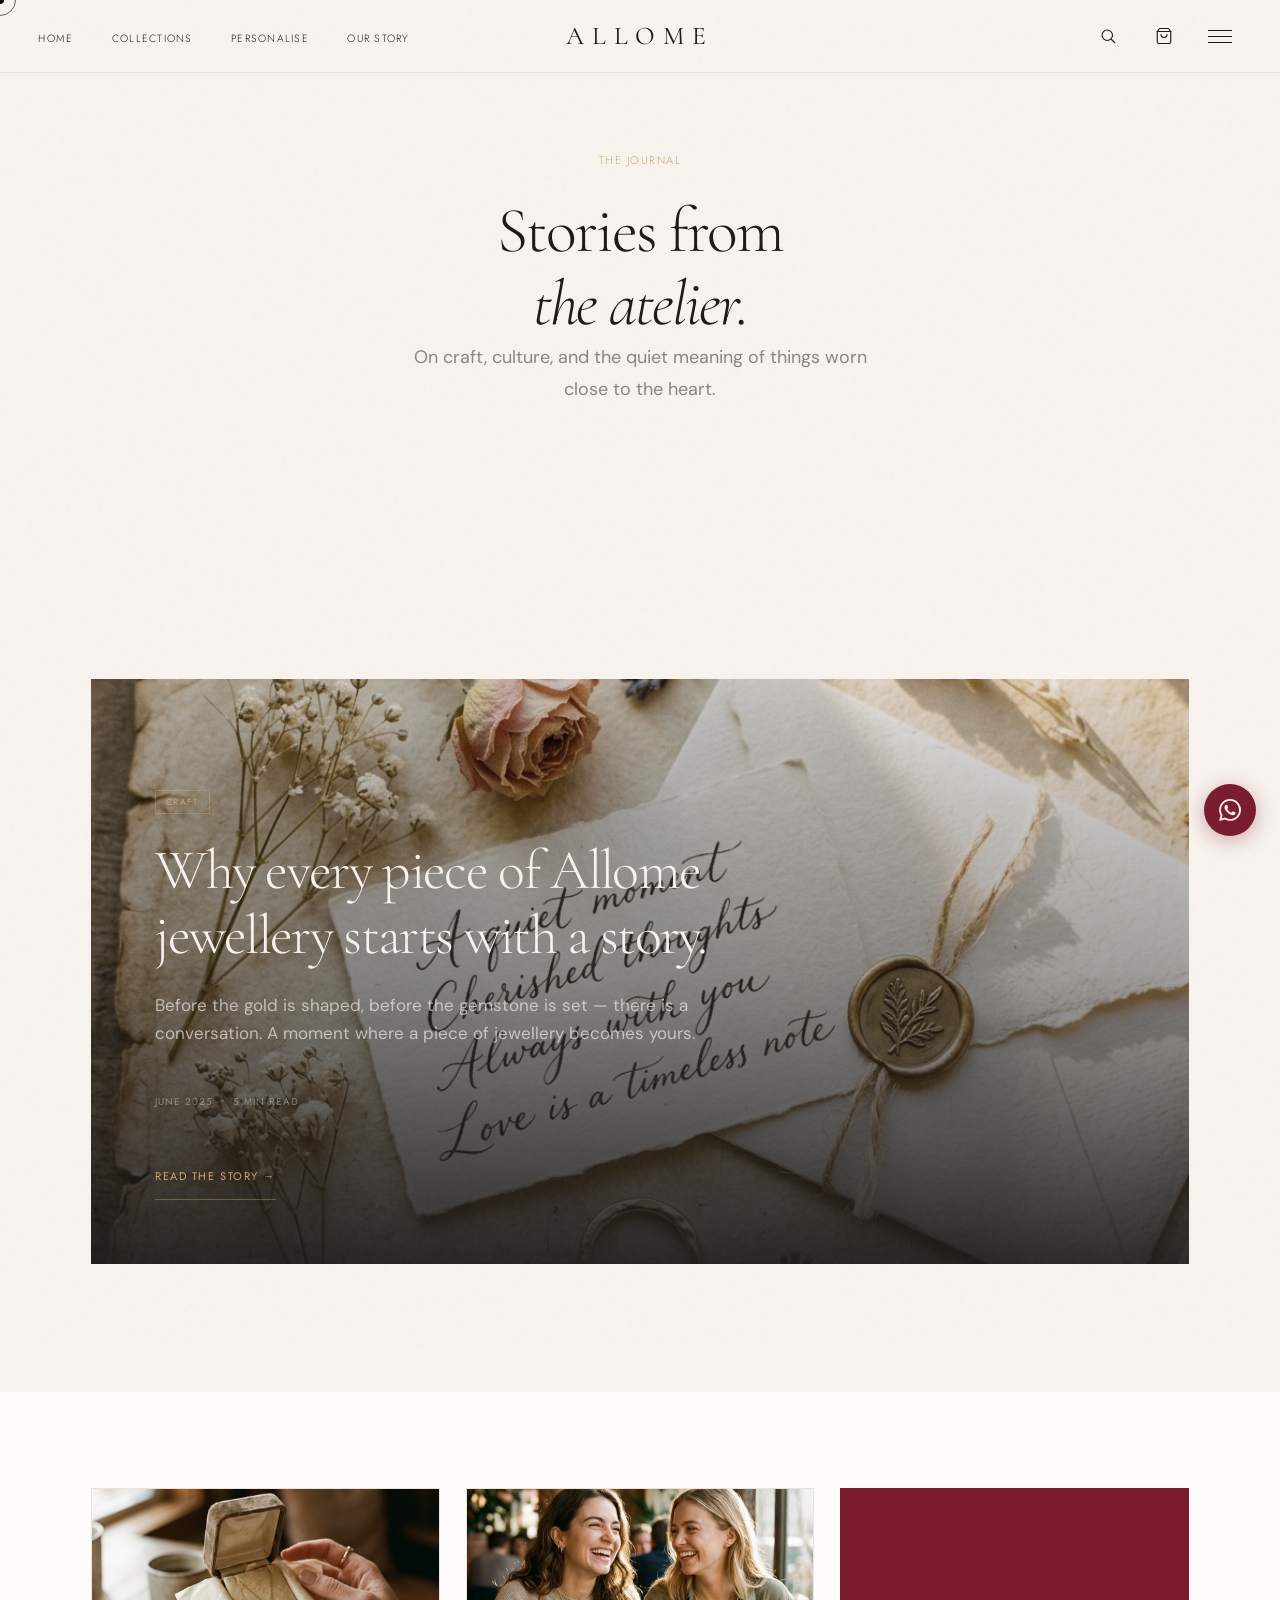
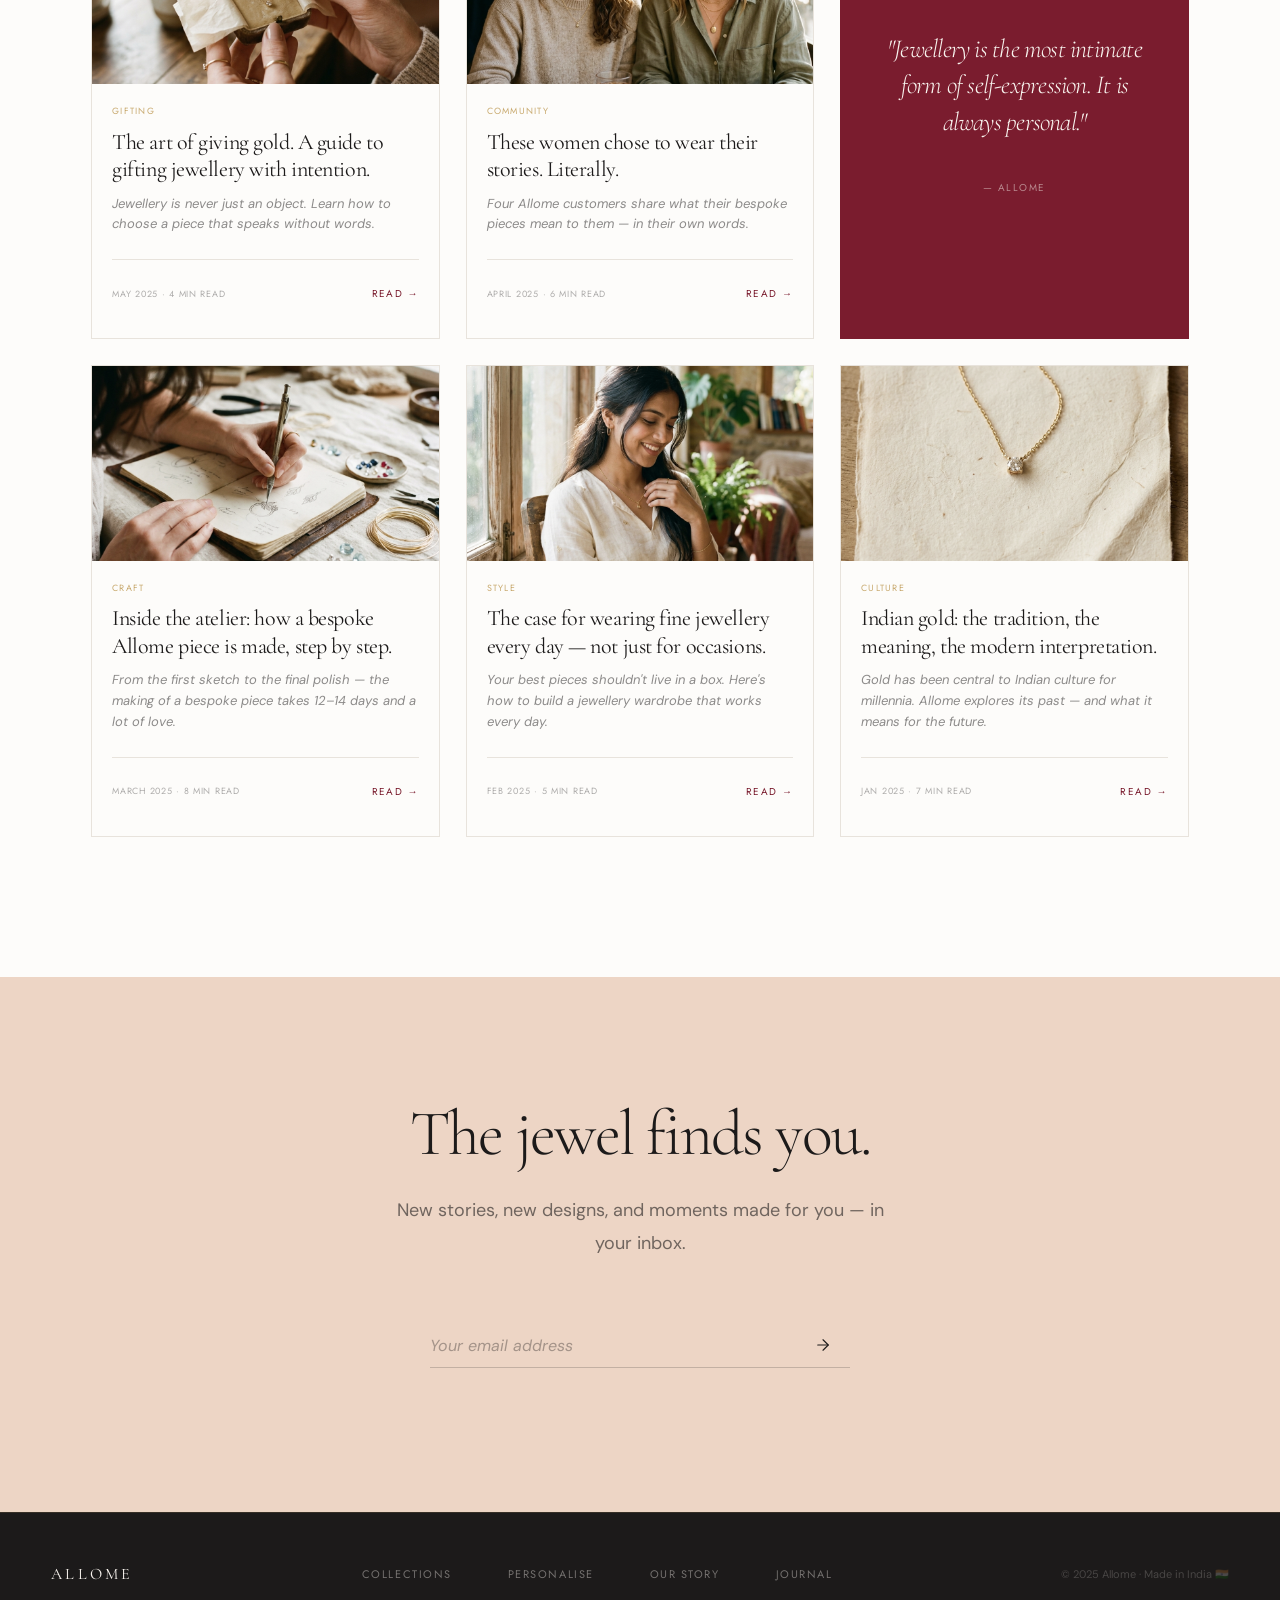
<file: pages/journal.html>
<!DOCTYPE html>
<html lang="en">
<head>
  <meta charset="UTF-8" />
  <meta name="viewport" content="width=device-width, initial-scale=1.0, viewport-fit=cover" />
  <meta name="description" content="The Allome Journal — stories on craft, culture, and the quiet meaning of things worn close to the heart." />
  <meta name="apple-mobile-web-app-capable" content="yes" />
  <meta name="apple-mobile-web-app-status-bar-style" content="black-translucent" />
  <meta name="theme-color" content="#7A1C2E" />
  <title>Journal — Allome Fine Jewellery</title>
  <link rel="preconnect" href="https://fonts.googleapis.com" />
  <link rel="preconnect" href="https://fonts.gstatic.com" crossorigin />
  <link href="https://fonts.googleapis.com/css2?family=Cormorant+Garamond:ital,wght@0,300;0,400;0,600;1,300;1,400;1,600&family=DM+Sans:opsz,wght@9..40,300;9..40,400;9..40,500&family=Jost:wght@300;400&display=swap" rel="stylesheet" />
  <link rel="stylesheet" href="../css/tokens.css" />
  <link rel="stylesheet" href="../css/base.css" />
  <link rel="stylesheet" href="../css/nav.css" />
  <link rel="stylesheet" href="../css/animations.css" />
  <link rel="stylesheet" href="../css/inner-pages.css" />
  <link rel="stylesheet" href="../css/mobile.css" />
  <link rel="stylesheet" href="/pages/journal.css" />
</head>
<body>
  <div class="grain-overlay" aria-hidden="true"></div>
  <div class="cursor" id="cursor" aria-hidden="true">
    <div class="cursor__dot"></div>
    <div class="cursor__ring"></div>
    <div class="cursor__label">READ</div>
  </div>

  <nav class="nav nav--scrolled" id="nav" role="navigation" aria-label="Main navigation">
    <div class="nav__inner">
      <!-- Left Nav Links -->
      <ul class="nav__links nav__links--left" role="list">
        <li><a href="/" class="nav__link">Home</a></li>
        <li><a href="/collections" class="nav__link">Collections</a></li>
        <li><a href="/bespoke" class="nav__link">Personalise</a></li>
        <li><a href="/story" class="nav__link">Our Story</a></li>
      </ul>

      <!-- Logo (Centre) -->
      <a href="/" class="nav__logo" aria-label="Allome Home">
        <span class="nav__logo-text">ALLOME</span>
      </a>

      <!-- Right Actions -->
      <div class="nav__actions">
        <button class="nav__action-btn" aria-label="Search" id="search-btn">
          <svg viewBox="0 0 24 24"><circle cx="11" cy="11" r="7"/><line x1="21" y1="21" x2="16.65" y2="16.65"/></svg>
        </button>
        <button class="nav__action-btn" aria-label="Cart" id="cart-btn">
          <svg viewBox="0 0 24 24"><path d="M6 2L3 6v14a2 2 0 002 2h14a2 2 0 002-2V6l-3-4z"/><line x1="3" y1="6" x2="21" y2="6"/><path d="M16 10a4 4 0 01-8 0"/></svg>
        </button>
        <button class="nav__hamburger" id="hamburger" aria-label="Menu" aria-expanded="false">
          <span class="nav__hamburger-bar"></span>
          <span class="nav__hamburger-bar"></span>
          <span class="nav__hamburger-bar"></span>
        </button>
      </div>
    </div>
  </nav>
  <div class="nav__overlay" id="nav-overlay" role="dialog" aria-modal="true">
    <div class="nav__overlay-bg" aria-hidden="true"></div>
    <ul class="nav__overlay-links" role="list">
      <li><a href="/" class="nav__overlay-link">Home</a></li>
      <li><a href="/collections" class="nav__overlay-link">Collections</a></li>
      <li><a href="/bespoke" class="nav__overlay-link">Personalise</a></li>
      <li><a href="/story" class="nav__overlay-link">Our Story</a></li>
      <li><a href="/journal" class="nav__overlay-link">Journal</a></li>
    </ul>
    <p class="nav__overlay-footer">Finding the jewel in all of me · Made in India 🇮🇳</p>
  </div>

  <div class="inner-page">

    <!-- Page Header -->
    <header class="page-header page-header--minimal">
      <div class="page-header__content" style="text-align:center">
        <span class="page-header__eyebrow eyebrow">THE JOURNAL</span>
        <h1 class="page-header__title" style="color:var(--allome-charcoal)">Stories from<br/><em>the atelier.</em></h1>
        <p class="page-header__subtitle" style="color:rgba(28,26,26,0.5);margin:0 auto;max-width:480px">On craft, culture, and the quiet meaning of things worn close to the heart.</p>
      </div>
    </header>

    <!-- Featured Article -->
    <section class="section section--cream" aria-label="Featured article">
      <div class="container">
        <article class="featured-article reveal-up" aria-label="Featured: Why every piece of Allome jewellery starts with a story">
          <div class="featured-article__media">
            <img src="../assets/images/journal-1.jpg" alt="Editorial jewellery photograph — flat lay with gold ring and dried flowers" class="featured-article__img" loading="eager" fetchpriority="high" />
          </div>
          <div class="featured-article__overlay" aria-hidden="true"></div>
          <div class="featured-article__content">
            <span class="featured-article__cat">CRAFT</span>
            <h2 class="featured-article__title">Why every piece of Allome jewellery starts with a story.</h2>
            <p class="featured-article__excerpt">Before the gold is shaped, before the gemstone is set — there is a conversation. A moment where a piece of jewellery becomes yours.</p>
            <div class="featured-article__meta">
              <span class="featured-article__date">June 2025</span>
              <span class="featured-article__sep" aria-hidden="true">·</span>
              <span class="featured-article__time">5 min read</span>
            </div>
            <a href="#" class="featured-article__cta">Read the Story →</a>
          </div>
        </article>
      </div>
    </section>

    <!-- Articles Grid -->
    <section class="section section--white journal-grid-section" aria-label="All journal articles">
      <div class="container">
        <div class="journal-grid">

          <!-- Article 1 -->
          <article class="journal-card reveal-up" style="--delay:0s">
            <a href="#" class="journal-card__link" aria-label="Read: The art of giving gold">
              <div class="journal-card__img-wrap">
                <img src="../assets/images/journal-2.jpg" alt="Woman receiving jewellery gift" class="journal-card__img" loading="lazy" />
              </div>
              <div class="journal-card__body">
                <span class="journal-card__cat">GIFTING</span>
                <h3 class="journal-card__title">The art of giving gold. A guide to gifting jewellery with intention.</h3>
                <p class="journal-card__excerpt">Jewellery is never just an object. Learn how to choose a piece that speaks without words.</p>
                <div class="journal-card__footer">
                  <span class="journal-card__meta">May 2025 · 4 min read</span>
                  <span class="journal-card__read">Read →</span>
                </div>
              </div>
            </a>
          </article>

          <!-- Article 2 -->
          <article class="journal-card reveal-up" style="--delay:0.08s">
            <a href="#" class="journal-card__link" aria-label="Read: These women chose to wear their stories">
              <div class="journal-card__img-wrap">
                <img src="../assets/images/journal-3.jpg" alt="Friends laughing wearing gold jewellery" class="journal-card__img" loading="lazy" />
              </div>
              <div class="journal-card__body">
                <span class="journal-card__cat">COMMUNITY</span>
                <h3 class="journal-card__title">These women chose to wear their stories. Literally.</h3>
                <p class="journal-card__excerpt">Four Allome customers share what their bespoke pieces mean to them — in their own words.</p>
                <div class="journal-card__footer">
                  <span class="journal-card__meta">April 2025 · 6 min read</span>
                  <span class="journal-card__read">Read →</span>
                </div>
              </div>
            </a>
          </article>

          <!-- Quote card -->
          <article class="journal-card journal-card--quote reveal-up" style="--delay:0.16s" aria-label="Allome quote">
            <div class="journal-card__quote-inner">
              <blockquote class="journal-card__quote-text">"Jewellery is the most intimate form of self-expression. It is always personal."</blockquote>
              <p class="journal-card__quote-attr">— Allome</p>
            </div>
          </article>

          <!-- Article 4 -->
          <article class="journal-card reveal-up" style="--delay:0.04s">
            <a href="#" class="journal-card__link" aria-label="Read: Inside the atelier">
              <div class="journal-card__img-wrap">
                <img src="../assets/images/bespoke-process.jpg" alt="Artisan hands crafting jewellery" class="journal-card__img" loading="lazy" />
              </div>
              <div class="journal-card__body">
                <span class="journal-card__cat">CRAFT</span>
                <h3 class="journal-card__title">Inside the atelier: how a bespoke Allome piece is made, step by step.</h3>
                <p class="journal-card__excerpt">From the first sketch to the final polish — the making of a bespoke piece takes 12–14 days and a lot of love.</p>
                <div class="journal-card__footer">
                  <span class="journal-card__meta">March 2025 · 8 min read</span>
                  <span class="journal-card__read">Read →</span>
                </div>
              </div>
            </a>
          </article>

          <!-- Article 5 -->
          <article class="journal-card reveal-up" style="--delay:0.12s">
            <a href="#" class="journal-card__link" aria-label="Read: The case for wearing fine jewellery every day">
              <div class="journal-card__img-wrap">
                <img src="../assets/images/editorial-1.jpg" alt="Lifestyle jewellery photography" class="journal-card__img" loading="lazy" />
              </div>
              <div class="journal-card__body">
                <span class="journal-card__cat">STYLE</span>
                <h3 class="journal-card__title">The case for wearing fine jewellery every day — not just for occasions.</h3>
                <p class="journal-card__excerpt">Your best pieces shouldn't live in a box. Here's how to build a jewellery wardrobe that works every day.</p>
                <div class="journal-card__footer">
                  <span class="journal-card__meta">Feb 2025 · 5 min read</span>
                  <span class="journal-card__read">Read →</span>
                </div>
              </div>
            </a>
          </article>

          <!-- Article 6 -->
          <article class="journal-card reveal-up" style="--delay:0.2s">
            <a href="#" class="journal-card__link" aria-label="Read: Indian gold">
              <div class="journal-card__img-wrap">
                <img src="../assets/images/editorial-2.jpg" alt="Gold jewellery editorial photograph" class="journal-card__img" loading="lazy" />
              </div>
              <div class="journal-card__body">
                <span class="journal-card__cat">CULTURE</span>
                <h3 class="journal-card__title">Indian gold: the tradition, the meaning, the modern interpretation.</h3>
                <p class="journal-card__excerpt">Gold has been central to Indian culture for millennia. Allome explores its past — and what it means for the future.</p>
                <div class="journal-card__footer">
                  <span class="journal-card__meta">Jan 2025 · 7 min read</span>
                  <span class="journal-card__read">Read →</span>
                </div>
              </div>
            </a>
          </article>

        </div>
      </div>
    </section>

    <!-- Newsletter -->
    <section class="journal-newsletter" aria-label="Newsletter signup">
      <div class="journal-newsletter__inner">
        <h2 class="journal-newsletter__title reveal-up">The jewel finds you.</h2>
        <p class="journal-newsletter__sub reveal-up">New stories, new designs, and moments made for you — in your inbox.</p>
        <form class="journal-newsletter__form reveal-up" id="newsletter-form" aria-label="Subscribe to the Allome newsletter">
          <label for="jnl-email" class="sr-only">Your email address</label>
          <input type="email" id="jnl-email" class="journal-newsletter__input" placeholder="Your email address" required autocomplete="email" />
          <button type="submit" class="journal-newsletter__btn" aria-label="Subscribe">
            <svg viewBox="0 0 24 24" fill="none" stroke="currentColor" stroke-width="1.5" stroke-linecap="round" stroke-linejoin="round" aria-hidden="true"><line x1="5" y1="12" x2="19" y2="12"/><polyline points="12 5 19 12 12 19"/></svg>
          </button>
        </form>
        <p class="journal-newsletter__note" id="nl-success" hidden>Thank you for subscribing. Stories on their way to you. ✦</p>
      </div>
    </section>

    <footer class="mini-footer" role="contentinfo">
      <a href="/" class="mini-footer__logo">ALLOME</a>
      <nav class="mini-footer__links" aria-label="Footer links">
        <a href="/collections" class="mini-footer__link">Collections</a>
        <a href="/bespoke" class="mini-footer__link">Personalise</a>
        <a href="/story" class="mini-footer__link">Our Story</a>
        <a href="/journal" class="mini-footer__link">Journal</a>
      </nav>
      <p class="mini-footer__copy">© 2025 Allome · Made in India 🇮🇳</p>
    </footer>
  </div>

  <div class="whatsapp-float is-visible" id="wa-float">
    <span class="whatsapp-float__tooltip">Chat with us</span>
    <a href="https://wa.me/919999999999?text=Hi%20Allome%2C%20I%27d%20like%20to%20know%20more" class="whatsapp-float__btn" target="_blank" rel="noopener" aria-label="Chat on WhatsApp">
      <svg viewBox="0 0 24 24" fill="currentColor" aria-hidden="true"><path d="M17.472 14.382c-.297-.149-1.758-.867-2.03-.967-.273-.099-.471-.148-.67.15-.197.297-.767.966-.94 1.164-.173.199-.347.223-.644.075-.297-.15-1.255-.463-2.39-1.475-.883-.788-1.48-1.761-1.653-2.059-.173-.297-.018-.458.13-.606.134-.133.298-.347.446-.52.149-.174.198-.298.298-.497.099-.198.05-.371-.025-.52-.075-.149-.669-1.612-.916-2.207-.242-.579-.487-.5-.669-.51-.173-.008-.371-.01-.57-.01-.198 0-.52.074-.792.372-.272.297-1.04 1.016-1.04 2.479 0 1.462 1.065 2.875 1.213 3.074.149.198 2.096 3.2 5.077 4.487.709.306 1.262.489 1.694.625.712.227 1.36.195 1.871.118.571-.085 1.758-.719 2.006-1.413.248-.694.248-1.289.173-1.413-.074-.124-.272-.198-.57-.347m-5.421 7.403h-.004a9.87 9.87 0 01-5.031-1.378l-.361-.214-3.741.982.998-3.648-.235-.374a9.86 9.86 0 01-1.51-5.26c.001-5.45 4.436-9.884 9.888-9.884 2.64 0 5.122 1.03 6.988 2.898a9.825 9.825 0 012.893 6.994c-.003 5.45-4.437 9.884-9.885 9.884m8.413-18.297A11.815 11.815 0 0012.05 0C5.495 0 .16 5.335.157 11.892c0 2.096.547 4.142 1.588 5.945L.057 24l6.305-1.654a11.882 11.882 0 005.683 1.448h.005c6.554 0 11.89-5.335 11.893-11.893a11.821 11.821 0 00-3.48-8.413z"/></svg>
    </a>
  </div>

  <script src="../js/cursor.js" defer></script>
  <script>
  (function(){
    'use strict';
    const prefRM = window.matchMedia('(prefers-reduced-motion: reduce)').matches;
    const h=document.getElementById('hamburger'),o=document.getElementById('nav-overlay');
    if(h&&o){h.addEventListener('click',()=>{const open=o.classList.toggle('is-open');h.classList.toggle('is-open',open);h.setAttribute('aria-expanded',open);document.body.style.overflow=open?'hidden':'';});o.querySelectorAll('.nav__overlay-link').forEach(l=>l.addEventListener('click',()=>{o.classList.remove('is-open');h.classList.remove('is-open');h.setAttribute('aria-expanded','false');document.body.style.overflow='';}));}
    const ro=new IntersectionObserver(e=>{e.forEach(en=>{if(en.isIntersecting){const d=parseFloat(en.target.style.getPropertyValue('--delay'))||0;if(prefRM)en.target.classList.add('is-visible');else setTimeout(()=>en.target.classList.add('is-visible'),d*1000);ro.unobserve(en.target);}});},{threshold:0.07,rootMargin:'0px 0px -40px 0px'});
    document.querySelectorAll('.reveal-up').forEach(el=>ro.observe(el));
    const form=document.getElementById('newsletter-form');
    const success=document.getElementById('nl-success');
    form&&form.addEventListener('submit',e=>{e.preventDefault();if(success){form.style.display='none';success.removeAttribute('hidden');}});
  })();
  </script>
</body>
</html>
</file>
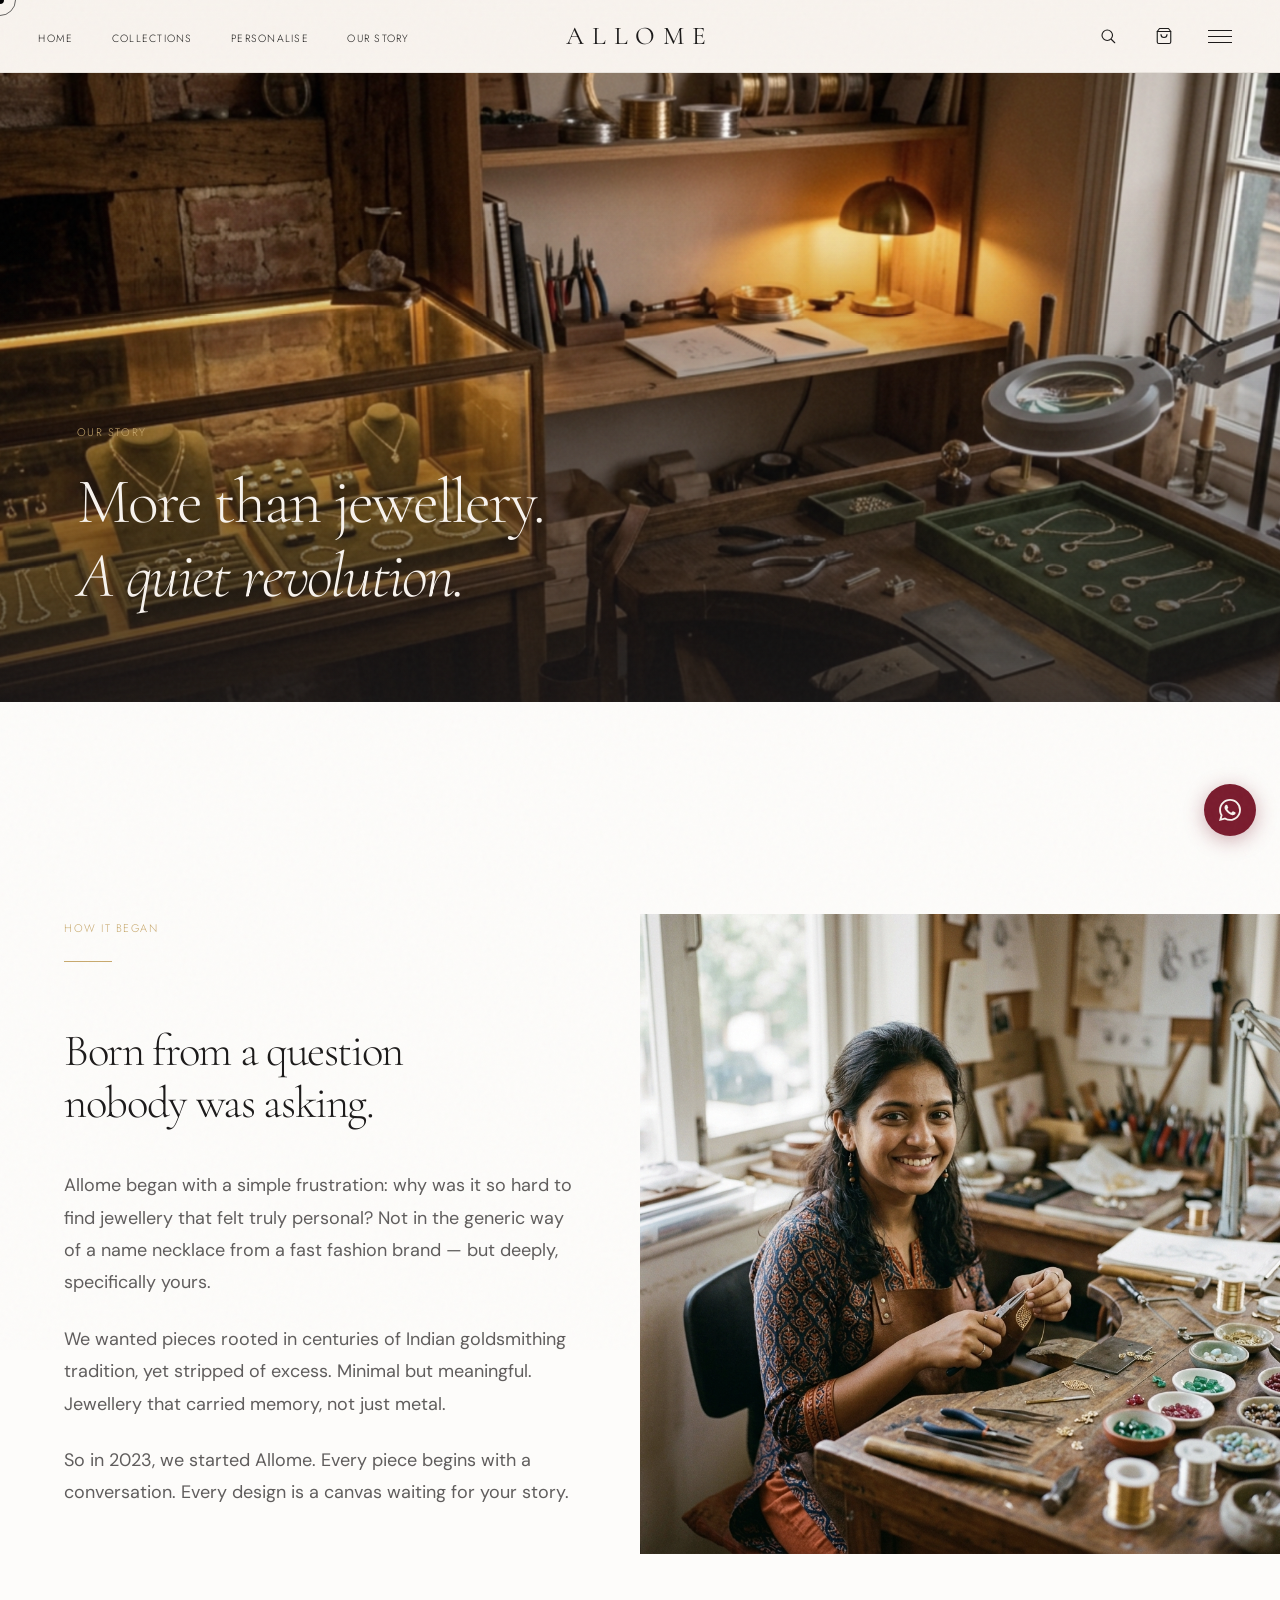
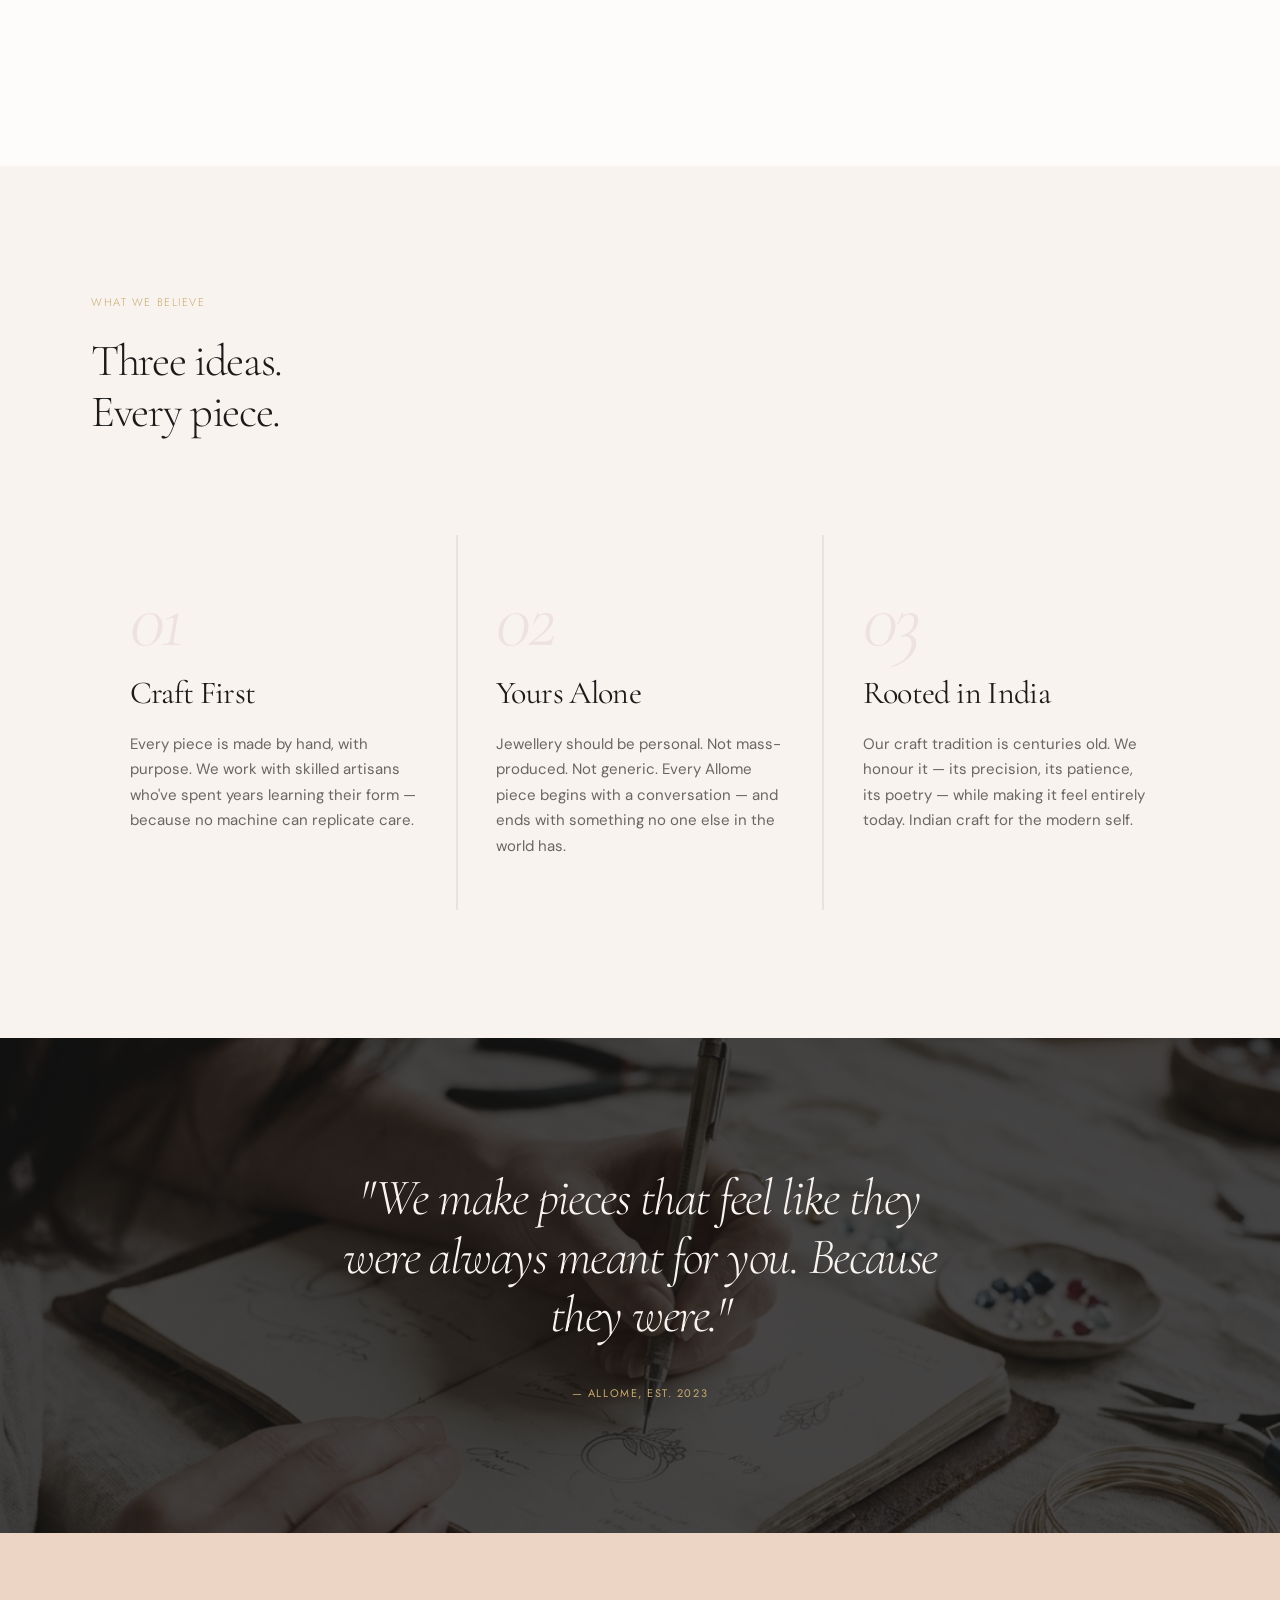
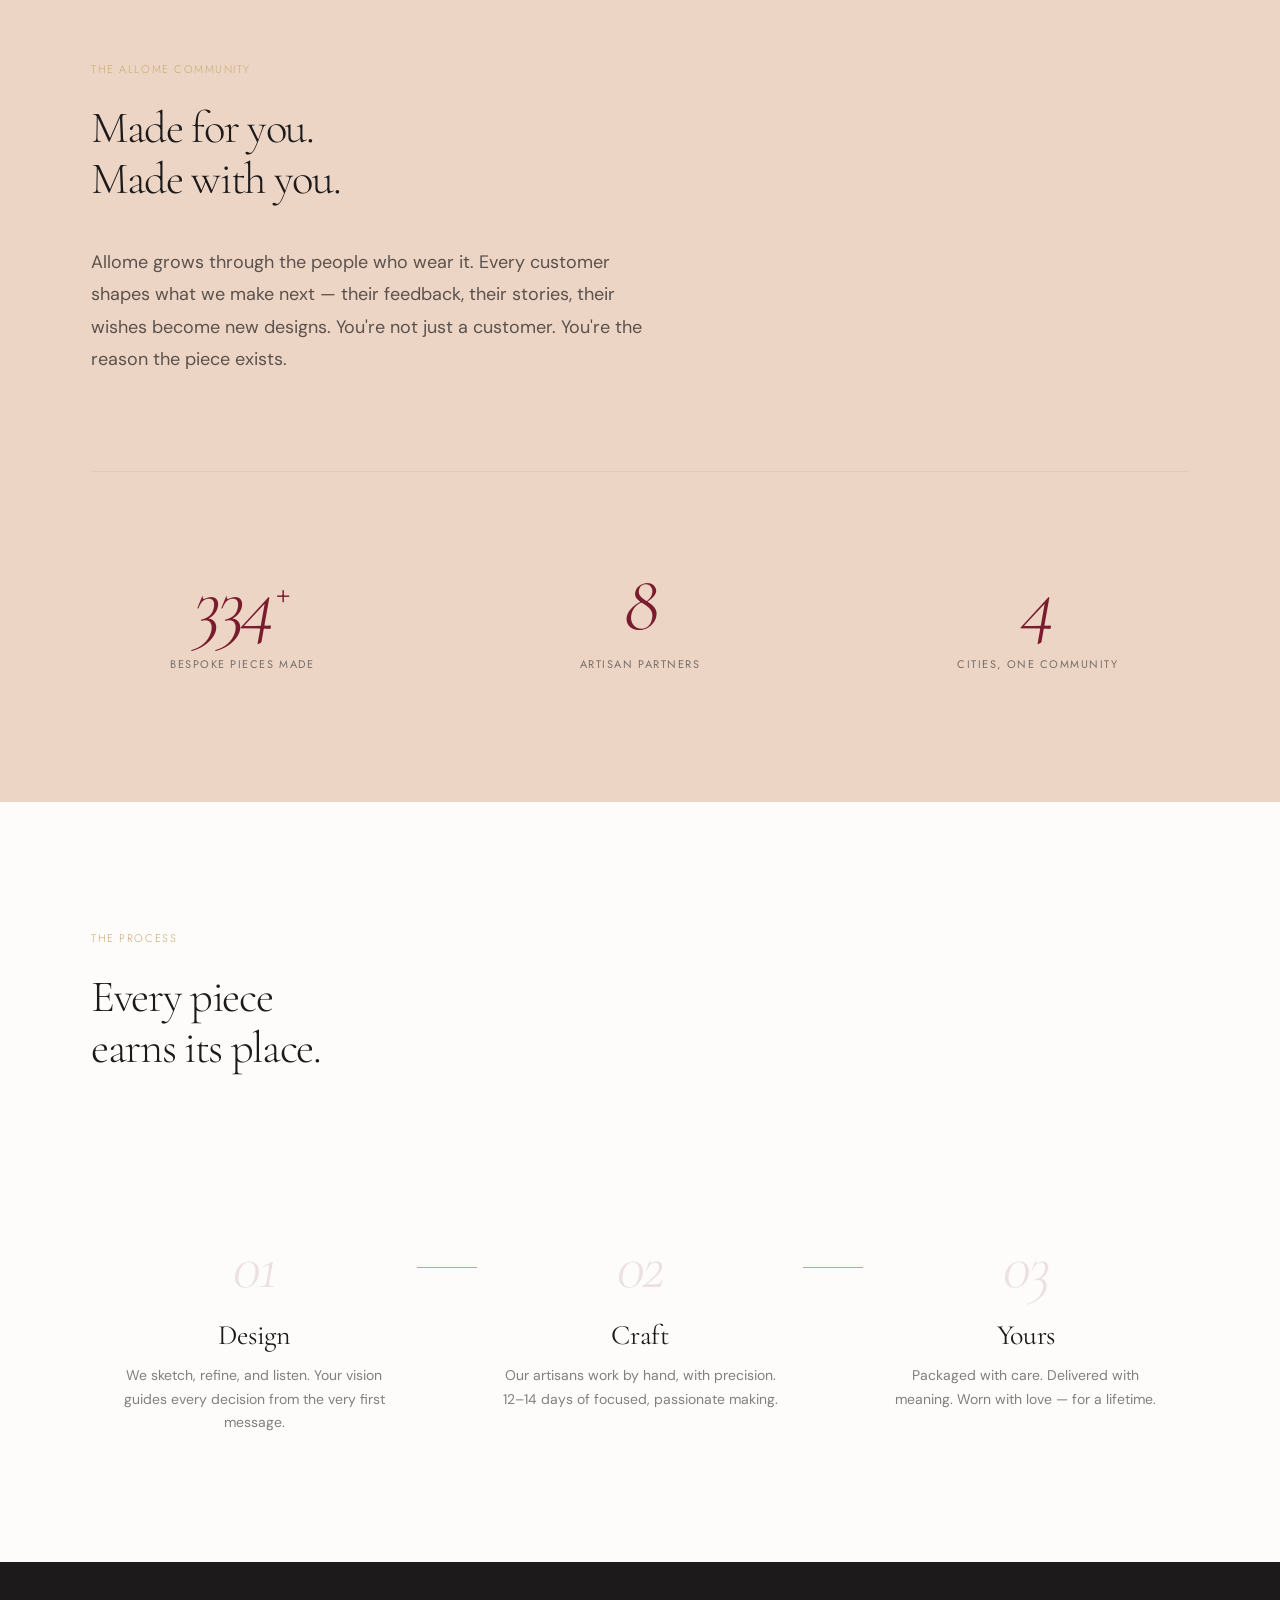
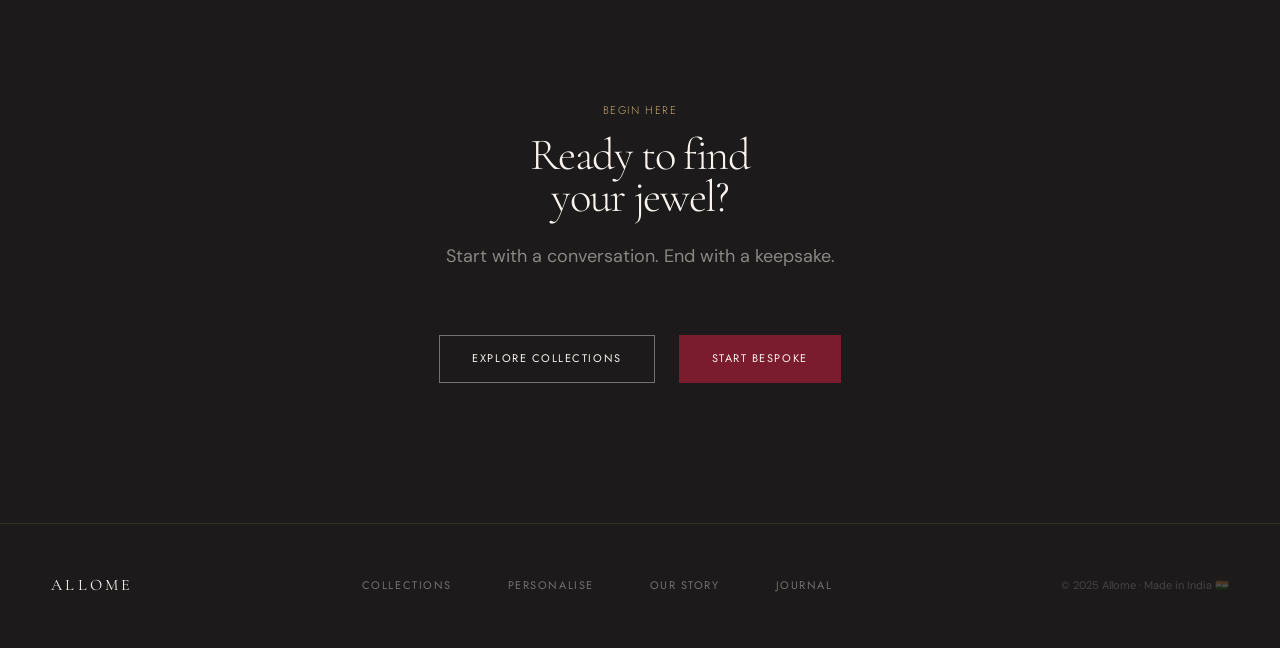
<file: pages/story.html>
<!DOCTYPE html>
<html lang="en">
<head>
  <meta charset="UTF-8" />
  <meta name="viewport" content="width=device-width, initial-scale=1.0, viewport-fit=cover" />
  <meta name="description" content="The Allome story — fine jewellery born from a love of craft, culture, and community. Made in India, made for you." />
  <meta name="apple-mobile-web-app-capable" content="yes" />
  <meta name="apple-mobile-web-app-status-bar-style" content="black-translucent" />
  <meta name="theme-color" content="#7A1C2E" />
  <title>Our Story — Allome Fine Jewellery</title>
  <link rel="preconnect" href="https://fonts.googleapis.com" />
  <link rel="preconnect" href="https://fonts.gstatic.com" crossorigin />
  <link href="https://fonts.googleapis.com/css2?family=Cormorant+Garamond:ital,wght@0,300;0,400;0,600;1,300;1,400;1,600&family=DM+Sans:opsz,wght@9..40,300;9..40,400;9..40,500&family=Jost:wght@300;400&display=swap" rel="stylesheet" />
  <link rel="stylesheet" href="../css/tokens.css" />
  <link rel="stylesheet" href="../css/base.css" />
  <link rel="stylesheet" href="../css/nav.css" />
  <link rel="stylesheet" href="../css/animations.css" />
  <link rel="stylesheet" href="../css/inner-pages.css" />
  <link rel="stylesheet" href="../css/mobile.css" />
  <link rel="stylesheet" href="/pages/story.css" />
</head>
<body>
  <div class="grain-overlay" aria-hidden="true"></div>
  <div class="cursor" id="cursor" aria-hidden="true">
    <div class="cursor__dot"></div>
    <div class="cursor__ring"></div>
    <div class="cursor__label">VIEW</div>
  </div>

  <nav class="nav nav--scrolled" id="nav" role="navigation" aria-label="Main navigation">
    <div class="nav__inner">
      <!-- Left Nav Links -->
      <ul class="nav__links nav__links--left" role="list">
        <li><a href="/" class="nav__link">Home</a></li>
        <li><a href="/collections" class="nav__link">Collections</a></li>
        <li><a href="/bespoke" class="nav__link">Personalise</a></li>
        <li><a href="/story" class="nav__link" aria-current="page">Our Story</a></li>
      </ul>

      <!-- Logo (Centre) -->
      <a href="/" class="nav__logo" aria-label="Allome Home">
        <span class="nav__logo-text">ALLOME</span>
      </a>

      <!-- Right Actions -->
      <div class="nav__actions">
        <button class="nav__action-btn" aria-label="Search" id="search-btn">
          <svg viewBox="0 0 24 24"><circle cx="11" cy="11" r="7"/><line x1="21" y1="21" x2="16.65" y2="16.65"/></svg>
        </button>
        <button class="nav__action-btn" aria-label="Cart" id="cart-btn">
          <svg viewBox="0 0 24 24"><path d="M6 2L3 6v14a2 2 0 002 2h14a2 2 0 002-2V6l-3-4z"/><line x1="3" y1="6" x2="21" y2="6"/><path d="M16 10a4 4 0 01-8 0"/></svg>
        </button>
        <button class="nav__hamburger" id="hamburger" aria-label="Menu" aria-expanded="false">
          <span class="nav__hamburger-bar"></span>
          <span class="nav__hamburger-bar"></span>
          <span class="nav__hamburger-bar"></span>
        </button>
      </div>
    </div>
  </nav>
  <div class="nav__overlay" id="nav-overlay" role="dialog" aria-modal="true">
    <div class="nav__overlay-bg" aria-hidden="true"></div>
    <ul class="nav__overlay-links" role="list">
      <li><a href="/" class="nav__overlay-link">Home</a></li>
      <li><a href="/collections" class="nav__overlay-link">Collections</a></li>
      <li><a href="/bespoke" class="nav__overlay-link">Personalise</a></li>
      <li><a href="/story" class="nav__overlay-link">Our Story</a></li>
      <li><a href="/journal" class="nav__overlay-link">Journal</a></li>
    </ul>
    <p class="nav__overlay-footer">Finding the jewel in all of me · Made in India 🇮🇳</p>
  </div>

  <div class="inner-page">

    <header class="page-header page-header--tall">
      <div class="page-header__media">
        <img src="../assets/images/story-atelier.jpg" alt="The Allome atelier" class="page-header__img" loading="eager" fetchpriority="high" />
      </div>
      <div class="page-header__vignette" aria-hidden="true"></div>
      <div class="page-header__content">
        <span class="page-header__eyebrow eyebrow">OUR STORY</span>
        <h1 class="page-header__title">More than jewellery.<br/><em>A quiet revolution.</em></h1>
      </div>
    </header>

    <!-- Origin Story -->
    <section class="section section--white" aria-label="How it began">
      <div class="content-grid">
        <div class="content-grid__text reveal-up">
          <span class="text-eyebrow">HOW IT BEGAN</span>
          <div class="section-rule"></div>
          <h2 class="text-headline">Born from a question<br/>nobody was asking.</h2>
          <p class="text-body-lg">Allome began with a simple frustration: why was it so hard to find jewellery that felt truly personal? Not in the generic way of a name necklace from a fast fashion brand — but deeply, specifically yours.</p>
          <p class="text-body-lg">We wanted pieces rooted in centuries of Indian goldsmithing tradition, yet stripped of excess. Minimal but meaningful. Jewellery that carried memory, not just metal.</p>
          <p class="text-body-lg">So in 2023, we started Allome. Every piece begins with a conversation. Every design is a canvas waiting for your story.</p>
        </div>
        <div class="content-grid__visual">
          <img src="../assets/images/story-founder.jpg" alt="Allome founder at the workbench" class="content-grid__img" loading="lazy" />
        </div>
      </div>
    </section>

    <!-- Values -->
    <section class="section section--cream" aria-label="What we believe">
      <div class="container">
        <div class="story-values__header reveal-up">
          <span class="text-eyebrow">WHAT WE BELIEVE</span>
          <h2 class="text-headline">Three ideas.<br/>Every piece.</h2>
        </div>
        <div class="values-grid">
          <article class="value-card reveal-up" style="--delay:0s">
            <div class="value-card__number">01</div>
            <h3 class="value-card__title">Craft First</h3>
            <p class="value-card__body">Every piece is made by hand, with purpose. We work with skilled artisans who've spent years learning their form — because no machine can replicate care.</p>
          </article>
          <article class="value-card reveal-up" style="--delay:0.15s">
            <div class="value-card__number">02</div>
            <h3 class="value-card__title">Yours Alone</h3>
            <p class="value-card__body">Jewellery should be personal. Not mass-produced. Not generic. Every Allome piece begins with a conversation — and ends with something no one else in the world has.</p>
          </article>
          <article class="value-card reveal-up" style="--delay:0.3s">
            <div class="value-card__number">03</div>
            <h3 class="value-card__title">Rooted in India</h3>
            <p class="value-card__body">Our craft tradition is centuries old. We honour it — its precision, its patience, its poetry — while making it feel entirely today. Indian craft for the modern self.</p>
          </article>
        </div>
      </div>
    </section>

    <!-- Pull Quote -->
    <section class="story-quote" aria-label="Brand philosophy">
      <div class="story-quote__bg">
        <img src="../assets/images/bespoke-process.jpg" alt="" class="story-quote__img" loading="lazy" aria-hidden="true" />
      </div>
      <div class="story-quote__overlay" aria-hidden="true"></div>
      <div class="story-quote__content reveal-up">
        <blockquote class="story-quote__text">"We make pieces that feel like they were always meant for you. Because they were."</blockquote>
        <p class="story-quote__attr">— Allome, est. 2023</p>
      </div>
    </section>

    <!-- Community + Stats -->
    <section class="section section--blush" aria-label="The Allome community">
      <div class="container">
        <div class="reveal-up">
          <span class="text-eyebrow">THE ALLOME COMMUNITY</span>
          <h2 class="text-headline">Made for you.<br/>Made with you.</h2>
          <p class="text-body-lg" style="max-width:560px">Allome grows through the people who wear it. Every customer shapes what we make next — their feedback, their stories, their wishes become new designs. You're not just a customer. You're the reason the piece exists.</p>
        </div>
        <div class="stats-row">
          <div class="stat-item reveal-up" style="--delay:0s">
            <div class="stat-item__num-wrap">
              <span class="stat-item__number" data-target="500">0</span><span class="stat-item__plus">+</span>
            </div>
            <p class="stat-item__label">Bespoke Pieces Made</p>
          </div>
          <div class="stat-item reveal-up" style="--delay:0.15s">
            <div class="stat-item__num-wrap">
              <span class="stat-item__number" data-target="12">0</span>
            </div>
            <p class="stat-item__label">Artisan Partners</p>
          </div>
          <div class="stat-item reveal-up" style="--delay:0.3s">
            <div class="stat-item__num-wrap">
              <span class="stat-item__number" data-target="6">0</span>
            </div>
            <p class="stat-item__label">Cities, One Community</p>
          </div>
        </div>
      </div>
    </section>

    <!-- Process -->
    <section class="section section--white" aria-label="Our process">
      <div class="container">
        <div class="reveal-up">
          <span class="text-eyebrow">THE PROCESS</span>
          <h2 class="text-headline">Every piece<br/>earns its place.</h2>
        </div>
        <div class="process-timeline">
          <div class="process-step reveal-up" style="--delay:0s">
            <div class="process-step__icon">01</div>
            <h3 class="process-step__title">Design</h3>
            <p class="process-step__desc">We sketch, refine, and listen. Your vision guides every decision from the very first message.</p>
          </div>
          <div class="process-step__line reveal-up" style="--delay:0.1s" aria-hidden="true"></div>
          <div class="process-step reveal-up" style="--delay:0.15s">
            <div class="process-step__icon">02</div>
            <h3 class="process-step__title">Craft</h3>
            <p class="process-step__desc">Our artisans work by hand, with precision. 12–14 days of focused, passionate making.</p>
          </div>
          <div class="process-step__line reveal-up" style="--delay:0.25s" aria-hidden="true"></div>
          <div class="process-step reveal-up" style="--delay:0.3s">
            <div class="process-step__icon">03</div>
            <h3 class="process-step__title">Yours</h3>
            <p class="process-step__desc">Packaged with care. Delivered with meaning. Worn with love — for a lifetime.</p>
          </div>
        </div>
      </div>
    </section>

    <!-- CTA Band -->
    <section class="inner-footer-cta">
      <span class="text-eyebrow" style="color:var(--allome-gold);display:block;margin-bottom:16px">BEGIN HERE</span>
      <h2 class="inner-footer-cta__title">Ready to find<br/>your jewel?</h2>
      <p class="inner-footer-cta__subtitle">Start with a conversation. End with a keepsake.</p>
      <div class="cta-pair">
      <a href="/collections" class="cta-btn cta-btn--outline">Explore Collections</a>
        <a href="/bespoke" class="cta-btn cta-btn--filled">Start Bespoke</a>
      </div>
    </section>

    <footer class="mini-footer" role="contentinfo">
      <a href="/" class="mini-footer__logo">ALLOME</a>
      <nav class="mini-footer__links" aria-label="Footer links">
        <a href="/collections" class="mini-footer__link">Collections</a>
        <a href="/bespoke" class="mini-footer__link">Personalise</a>
        <a href="/story" class="mini-footer__link">Our Story</a>
        <a href="/journal" class="mini-footer__link">Journal</a>
      </nav>
      <p class="mini-footer__copy">© 2025 Allome · Made in India 🇮🇳</p>
    </footer>
  </div>

  <div class="whatsapp-float is-visible" id="wa-float">
    <span class="whatsapp-float__tooltip">Chat with us</span>
    <a href="https://wa.me/919999999999?text=Hi%20Allome%2C%20I%27d%20like%20to%20know%20more" class="whatsapp-float__btn" target="_blank" rel="noopener" aria-label="Chat on WhatsApp">
      <svg viewBox="0 0 24 24" fill="currentColor" aria-hidden="true"><path d="M17.472 14.382c-.297-.149-1.758-.867-2.03-.967-.273-.099-.471-.148-.67.15-.197.297-.767.966-.94 1.164-.173.199-.347.223-.644.075-.297-.15-1.255-.463-2.39-1.475-.883-.788-1.48-1.761-1.653-2.059-.173-.297-.018-.458.13-.606.134-.133.298-.347.446-.52.149-.174.198-.298.298-.497.099-.198.05-.371-.025-.52-.075-.149-.669-1.612-.916-2.207-.242-.579-.487-.5-.669-.51-.173-.008-.371-.01-.57-.01-.198 0-.52.074-.792.372-.272.297-1.04 1.016-1.04 2.479 0 1.462 1.065 2.875 1.213 3.074.149.198 2.096 3.2 5.077 4.487.709.306 1.262.489 1.694.625.712.227 1.36.195 1.871.118.571-.085 1.758-.719 2.006-1.413.248-.694.248-1.289.173-1.413-.074-.124-.272-.198-.57-.347m-5.421 7.403h-.004a9.87 9.87 0 01-5.031-1.378l-.361-.214-3.741.982.998-3.648-.235-.374a9.86 9.86 0 01-1.51-5.26c.001-5.45 4.436-9.884 9.888-9.884 2.64 0 5.122 1.03 6.988 2.898a9.825 9.825 0 012.893 6.994c-.003 5.45-4.437 9.884-9.885 9.884m8.413-18.297A11.815 11.815 0 0012.05 0C5.495 0 .16 5.335.157 11.892c0 2.096.547 4.142 1.588 5.945L.057 24l6.305-1.654a11.882 11.882 0 005.683 1.448h.005c6.554 0 11.89-5.335 11.893-11.893a11.821 11.821 0 00-3.48-8.413z"/></svg>
    </a>
  </div>

  <script src="../js/cursor.js" defer></script>
  <script>
  (function(){
    'use strict';
    const prefRM = window.matchMedia('(prefers-reduced-motion: reduce)').matches;
    const hamburger = document.getElementById('hamburger');
    const overlay = document.getElementById('nav-overlay');
    if(hamburger && overlay){
      hamburger.addEventListener('click',()=>{
        const open = overlay.classList.toggle('is-open');
        hamburger.classList.toggle('is-open',open);
        hamburger.setAttribute('aria-expanded',open);
        document.body.style.overflow = open?'hidden':'';
      });
      overlay.querySelectorAll('.nav__overlay-link').forEach(l=>l.addEventListener('click',()=>{
        overlay.classList.remove('is-open');
        hamburger.classList.remove('is-open');
        hamburger.setAttribute('aria-expanded','false');
        document.body.style.overflow='';
      }));
    }
    // Reveal
    const revealObs = new IntersectionObserver(entries=>{
      entries.forEach(e=>{
        if(e.isIntersecting){
          const d = parseFloat(e.target.style.getPropertyValue('--delay'))||0;
          if(prefRM) e.target.classList.add('is-visible');
          else setTimeout(()=>e.target.classList.add('is-visible'),d*1000);
          revealObs.unobserve(e.target);
        }
      });
    },{threshold:0.08,rootMargin:'0px 0px -40px 0px'});
    document.querySelectorAll('.reveal-up').forEach(el=>revealObs.observe(el));
    // Stats counter
    const statObs = new IntersectionObserver(entries=>{
      entries.forEach(e=>{
        if(!e.isIntersecting) return;
        const numEl = e.target.querySelector('.stat-item__number');
        if(!numEl) return;
        const target = parseInt(numEl.dataset.target);
        if(prefRM){numEl.textContent=target;return;}
        const dur = 1400;
        const start = performance.now();
        (function tick(now){
          const t = Math.min((now-start)/dur,1);
          numEl.textContent = Math.round(t*target);
          if(t<1) requestAnimationFrame(tick);
        })(performance.now());
        statObs.unobserve(e.target);
      });
    },{threshold:0.5});
    document.querySelectorAll('.stat-item').forEach(el=>statObs.observe(el));
  })();
  </script>
</body>
</html>
</file>
<file: css/tokens.css>
/* ============================================================
   ALLOME — Design Token System
   "Finding the jewel in all of me."
   ============================================================ */

@import url('https://fonts.googleapis.com/css2?family=Cormorant+Garamond:ital,wght@0,300;0,400;0,600;1,300;1,400;1,600&family=DM+Sans:wght@300;400;500&family=Jost:wght@300;400&display=swap');

:root {
  /* ─── Brand Colors ─── */
  --allome-crimson:    #7A1C2E;
  --allome-cream:      #F8F3EE;
  --allome-gold:       #C8A96E;
  --allome-charcoal:   #1C1A1A;
  --allome-blush:      #EDD5C5;
  --allome-mist:       #E8E3DC;
  --allome-white:      #FDFCFA;

  /* Extended palette */
  --allome-crimson-deep:  #5A1220;
  --allome-crimson-soft:  #9B2E45;
  --allome-gold-light:    #D9BF8A;
  --allome-gold-dark:     #A8863E;
  --allome-charcoal-soft: #2E2B2B;
  --allome-ink:           #0D0B0B;

  /* ─── Typography ─── */
  --font-display: 'Cormorant Garamond', Georgia, serif;
  --font-body:    'DM Sans', system-ui, sans-serif;
  --font-label:   'Jost', sans-serif;

  /* Type Scale — fluid */
  --text-hero:    clamp(52px, 8vw, 120px);
  --text-title:   clamp(36px, 5vw, 72px);
  --text-section: clamp(28px, 3.5vw, 52px);
  --text-large:   clamp(22px, 2.5vw, 36px);
  --text-body:    clamp(15px, 1.6vw, 18px);
  --text-small:   14px;
  --text-caption: 12px;
  --text-label:   11px;

  /* Letter spacing */
  --ls-display: -0.03em;
  --ls-label:   0.14em;
  --ls-wide:    0.08em;

  /* Line heights */
  --lh-display: 0.92;
  --lh-tight:   1.15;
  --lh-base:    1.6;
  --lh-loose:   1.8;

  /* ─── Motion ─── */
  --ease-cinematic: cubic-bezier(0.16, 1, 0.3, 1);
  --ease-reveal:    cubic-bezier(0.25, 0.46, 0.45, 0.94);
  --ease-smooth:    cubic-bezier(0.4, 0, 0.2, 1);
  --ease-spring:    cubic-bezier(0.34, 1.56, 0.64, 1);

  --duration-fast:      0.25s;
  --duration-base:      0.5s;
  --duration-slow:      1.0s;
  --duration-cinematic: 1.8s;

  /* ─── Spacing ─── */
  --space-2xs:  4px;
  --space-xs:   8px;
  --space-sm:   16px;
  --space-md:   24px;
  --space-lg:   40px;
  --space-xl:   64px;
  --space-2xl:  96px;
  --space-3xl:  140px;

  /* ─── Layout ─── */
  --max-width:     1440px;
  --content-width: 1200px;
  --nav-height:    72px;
  --section-pad:   clamp(80px, 10vw, 160px);

  /* ─── Surfaces ─── */
  --shadow-gold:    0 4px 24px rgba(200, 169, 110, 0.15);
  --shadow-soft:    0 8px 40px rgba(28, 26, 26, 0.08);
  --shadow-deep:    0 20px 60px rgba(28, 26, 26, 0.18);
  --border-mist:    1px solid var(--allome-mist);
  --border-gold:    1px solid rgba(200, 169, 110, 0.4);

  /* ─── Z-index layers ─── */
  --z-base:    1;
  --z-above:   10;
  --z-nav:     100;
  --z-overlay: 200;
  --z-cursor:  9999;
}
</file>
<file: css/base.css>
/* ============================================================
   ALLOME — Base Reset & Global Styles
   ============================================================ */

*, *::before, *::after {
  box-sizing: border-box;
  margin: 0;
  padding: 0;
}

html {
  scroll-behavior: auto; /* Lenis handles smooth scroll */
  font-size: 16px;
  -webkit-font-smoothing: antialiased;
  -moz-osx-font-smoothing: grayscale;
  text-rendering: optimizeLegibility;
}

body {
  background-color: var(--allome-cream);
  color: var(--allome-charcoal);
  font-family: var(--font-body);
  font-size: var(--text-body);
  line-height: var(--lh-base);
  overflow-x: hidden;
  cursor: none; /* Custom cursor active */
}

/* Restore cursor for touch devices */
@media (hover: none) {
  body { cursor: auto; }
}

img, video {
  display: block;
  max-width: 100%;
  height: auto;
}

a {
  color: inherit;
  text-decoration: none;
}

button {
  background: none;
  border: none;
  cursor: none;
  font-family: inherit;
}

ul, ol { list-style: none; }

/* ─── Global Utilities ─── */

.container {
  width: 100%;
  max-width: var(--content-width);
  margin: 0 auto;
  padding: 0 clamp(24px, 4vw, 80px);
}

.container--wide {
  max-width: var(--max-width);
}

/* Eyebrow label */
.eyebrow {
  font-family: var(--font-label);
  font-size: var(--text-label);
  font-weight: 300;
  letter-spacing: var(--ls-label);
  text-transform: uppercase;
  color: var(--allome-gold);
}

/* Display headings */
h1, h2, h3, .display {
  font-family: var(--font-display);
  line-height: var(--lh-display);
  letter-spacing: var(--ls-display);
  font-weight: 400;
}

/* Section title */
.section-title {
  font-family: var(--font-display);
  font-size: var(--text-title);
  line-height: var(--lh-tight);
  letter-spacing: var(--ls-display);
  color: var(--allome-charcoal);
}

/* Body text */
.body-text {
  font-family: var(--font-body);
  font-size: var(--text-body);
  line-height: var(--lh-loose);
  color: var(--allome-charcoal);
  opacity: 0.8;
}

/* Gold divider line */
.gold-rule {
  width: 48px;
  height: 1px;
  background: var(--allome-gold);
  margin: var(--space-md) 0;
}

/* Visually hidden (accessibility) */
.sr-only {
  position: absolute;
  width: 1px;
  height: 1px;
  padding: 0;
  margin: -1px;
  overflow: hidden;
  clip: rect(0,0,0,0);
  border: 0;
}

/* ─── Grain Texture Overlay ─── */
.grain-overlay {
  pointer-events: none;
  position: fixed;
  inset: -50%;
  width: 200%;
  height: 200%;
  z-index: var(--z-cursor);
  opacity: 0.025;
  background-image: url("data:image/svg+xml,%3Csvg viewBox='0 0 512 512' xmlns='http://www.w3.org/2000/svg'%3E%3Cfilter id='noise'%3E%3CfeTurbulence type='fractalNoise' baseFrequency='0.75' numOctaves='4' stitchTiles='stitch'/%3E%3C/filter%3E%3Crect width='100%25' height='100%25' filter='url(%23noise)'/%3E%3C/svg%3E");
  animation: grain 0.8s steps(2) infinite;
  will-change: transform;
  /* Isolate to its own GPU layer so it doesn't affect scroll compositing */
  transform: translateZ(0);
}

@keyframes grain {
  0%   { transform: translate(0, 0); }
  50%  { transform: translate(-2%, 3%); }
  100% { transform: translate(3%, -2%); }
}

/* ─── Page Load State ─── */
.page-loading {
  overflow: hidden;
}

/* ─── Scroll Animation Triggers ─── */
.reveal-up {
  opacity: 0;
  transform: translateY(36px);
  /* No filter:blur here — blur on hidden elements forces GPU layer creation
     for EVERY section simultaneously, decimating scroll FPS */
  will-change: opacity, transform;
}

.reveal-up.is-visible {
  opacity: 1;
  transform: translateY(0);
  will-change: auto; /* Release GPU layer after animation completes */
  transition: opacity 0.7s var(--ease-reveal),
              transform 0.7s var(--ease-reveal);
}

.reveal-fade {
  opacity: 0;
}

.reveal-fade.is-visible {
  opacity: 1;
  transition: opacity var(--duration-slow) var(--ease-reveal);
}

/* ─── Reduced Motion ─── */
@media (prefers-reduced-motion: reduce) {
  *, *::before, *::after {
    animation-duration: 0.001ms !important;
    transition-duration: 0.001ms !important;
  }
  .grain-overlay { display: none; }
}
</file>
<file: css/nav.css>
/* ============================================================
   ALLOME — Navigation (Updated for ALLOME UI)
   ============================================================ */

.nav {
  position: fixed;
  top: 0;
  left: 0;
  right: 0;
  z-index: var(--z-nav);
  height: var(--nav-height);
  display: flex;
  align-items: center;
  transition: background var(--duration-base) var(--ease-smooth),
              backdrop-filter var(--duration-base) var(--ease-smooth),
              box-shadow var(--duration-base) var(--ease-smooth);
  will-change: background, backdrop-filter;
}

.nav.nav--scrolled {
  background: rgba(248, 243, 238, 0.92);
  backdrop-filter: blur(12px) saturate(180%);
  -webkit-backdrop-filter: blur(12px) saturate(180%);
  box-shadow: 0 1px 0 var(--allome-mist);
}

/* Nav starts transparent over cream hero */
.nav:not(.nav--scrolled) {
  background: rgba(248, 243, 238, 0.0);
}

.nav__inner {
  width: 100%;
  max-width: var(--max-width);
  margin: 0 auto;
  padding: 0 clamp(20px, 3vw, 48px);
  display: grid;
  grid-template-columns: 1fr auto 1fr;
  align-items: center;
  gap: 16px;
}

/* Left links */
.nav__links--left {
  display: flex;
  align-items: center;
  gap: clamp(20px, 2.5vw, 36px);
  list-style: none;
  justify-content: flex-start;
}

/* Logo (Centre) */
.nav__logo {
  display: flex;
  align-items: center;
  justify-content: center;
  text-decoration: none;
}

.nav__logo-mark {
  width: 32px;
  height: 32px;
  flex-shrink: 0;
}

.nav__logo-text {
  font-family: var(--font-display);
  font-size: clamp(18px, 2vw, 26px);
  font-weight: 400;
  letter-spacing: 0.3em;
  color: var(--allome-charcoal);
  text-transform: uppercase;
  white-space: nowrap;
}

/* Center nav links (legacy, now split left/right) */
.nav__links {
  display: flex;
  align-items: center;
  gap: clamp(24px, 3vw, 44px);
  list-style: none;
}

.nav__link {
  font-family: var(--font-label);
  font-size: 10.5px;
  font-weight: 300;
  letter-spacing: 0.12em;
  text-transform: uppercase;
  color: var(--allome-charcoal);
  position: relative;
  padding-bottom: 2px;
  transition: color var(--duration-fast) var(--ease-smooth);
  white-space: nowrap;
}

.nav__link::after {
  content: '';
  position: absolute;
  bottom: 0;
  left: 0;
  width: 0;
  height: 1px;
  background: var(--allome-charcoal);
  transition: width var(--duration-base) var(--ease-cinematic);
}

.nav__link:hover {
  color: var(--allome-crimson);
}

.nav__link:hover::after {
  width: 100%;
  background: var(--allome-crimson);
}

/* Right actions */
.nav__actions {
  display: flex;
  align-items: center;
  justify-content: flex-end;
  gap: 12px;
}

.nav__action-btn {
  display: flex;
  align-items: center;
  justify-content: center;
  height: 36px;
  color: var(--allome-charcoal);
  cursor: none;
  transition: color var(--duration-fast) var(--ease-smooth);
  background: none;
  border: none;
}

.nav__action-btn:hover {
  color: var(--allome-crimson);
}

.nav__action-btn svg {
  width: 18px;
  height: 18px;
  stroke: currentColor;
  fill: none;
  stroke-width: 1.5;
  stroke-linecap: round;
  stroke-linejoin: round;
}

/* Language / Currency dropdowns */
.nav__lang {
  gap: 5px;
  padding: 0 6px;
}

.nav__lang-text {
  font-family: var(--font-label);
  font-size: 10px;
  letter-spacing: 0.1em;
  text-transform: capitalize;
  color: var(--allome-charcoal);
}

/* WhatsApp in nav (legacy) */
.nav__whatsapp {
  display: flex;
  align-items: center;
  gap: 6px;
  font-family: var(--font-label);
  font-size: var(--text-label);
  letter-spacing: var(--ls-label);
  text-transform: uppercase;
  color: var(--allome-charcoal);
  cursor: none;
  transition: color var(--duration-fast);
}

.nav__whatsapp svg {
  width: 16px;
  height: 16px;
  fill: currentColor;
  animation: waPulse 2.5s ease-in-out infinite;
}

@keyframes waPulse {
  0%, 100% { transform: scale(1); }
  50% { transform: scale(1.1); }
}

/* Hamburger */
.nav__hamburger {
  display: none;
  flex-direction: column;
  justify-content: center;
  gap: 5px;
  width: 36px;
  height: 36px;
  cursor: none;
  z-index: calc(var(--z-overlay) + 1);
  background: none;
  border: none;
  padding: 0;
}

.nav__hamburger-bar {
  width: 24px;
  height: 1px;
  background: var(--allome-charcoal);
  transform-origin: left center;
  transition: transform var(--duration-base) var(--ease-cinematic),
              opacity var(--duration-fast) var(--ease-smooth),
              width var(--duration-base) var(--ease-cinematic);
}

.nav__hamburger.is-open .nav__hamburger-bar:nth-child(1) {
  transform: rotate(45deg) translateY(-1px);
}
.nav__hamburger.is-open .nav__hamburger-bar:nth-child(2) {
  opacity: 0;
  width: 0;
}
.nav__hamburger.is-open .nav__hamburger-bar:nth-child(3) {
  transform: rotate(-45deg) translateY(1px);
}

/* Mobile Overlay Menu */
.nav__overlay {
  position: fixed;
  inset: 0;
  background: var(--allome-charcoal);
  z-index: var(--z-overlay);
  display: flex;
  flex-direction: column;
  justify-content: center;
  align-items: center;
  gap: var(--space-xl);
  transform: translateX(100%);
  transition: transform var(--duration-slow) var(--ease-cinematic);
  overflow: hidden;
}

.nav__overlay.is-open {
  transform: translateX(0);
}

.nav__overlay-bg {
  position: absolute;
  inset: 0;
  background: radial-gradient(ellipse at 30% 70%, rgba(122, 28, 46, 0.15) 0%, transparent 60%);
}

.nav__overlay-links {
  position: relative;
  z-index: 1;
  text-align: center;
  list-style: none;
}

.nav__overlay-link {
  display: block;
  font-family: var(--font-display);
  font-size: clamp(36px, 7vw, 64px);
  font-weight: 300;
  letter-spacing: -0.02em;
  color: var(--allome-cream);
  padding: 8px 0;
  opacity: 0;
  transform: translateX(40px);
  transition: color var(--duration-fast) var(--ease-smooth);
}

.nav__overlay.is-open .nav__overlay-link {
  animation: overlayLinkIn var(--duration-slow) var(--ease-cinematic) forwards;
}

.nav__overlay.is-open .nav__overlay-link:nth-child(1) { animation-delay: 0.05s; }
.nav__overlay.is-open .nav__overlay-link:nth-child(2) { animation-delay: 0.12s; }
.nav__overlay.is-open .nav__overlay-link:nth-child(3) { animation-delay: 0.19s; }
.nav__overlay.is-open .nav__overlay-link:nth-child(4) { animation-delay: 0.26s; }
.nav__overlay.is-open .nav__overlay-link:nth-child(5) { animation-delay: 0.33s; }
.nav__overlay.is-open .nav__overlay-link:nth-child(6) { animation-delay: 0.40s; }

@keyframes overlayLinkIn {
  to {
    opacity: 1;
    transform: translateX(0);
  }
}

.nav__overlay-link:hover { color: var(--allome-gold); }

.nav__overlay-footer {
  position: relative;
  z-index: 1;
  font-family: var(--font-label);
  font-size: var(--text-label);
  letter-spacing: var(--ls-label);
  text-transform: uppercase;
  color: rgba(248, 243, 238, 0.4);
  opacity: 0;
  transition: opacity var(--duration-slow) var(--ease-smooth) 0.5s;
}

.nav__overlay.is-open .nav__overlay-footer {
  opacity: 1;
}

/* Responsive */
@media (max-width: 1023px) {
  .nav__links--left { display: none; }
  .nav__lang { display: none; }
  .nav__hamburger { display: flex; }
}

@media (max-width: 767px) {
  .nav__inner {
    grid-template-columns: 1fr auto 1fr;
    padding: 0 20px;
  }
  .nav__logo {
    order: 2;
    justify-content: center;
  }
  .nav__actions {
    order: 3;
    justify-content: flex-end;
  }
}
</file>
<file: css/animations.css>
/* ============================================================
   ALLOME — Custom Cursor & Micro-Interactions
   ============================================================ */

/* ─── Custom Cursor ─── */

.cursor {
  position: fixed;
  top: 0;
  left: 0;
  z-index: var(--z-cursor);
  pointer-events: none;
  mix-blend-mode: difference;
}

.cursor__dot {
  position: absolute;
  width: 8px;
  height: 8px;
  border-radius: 50%;
  background: var(--allome-cream);
  transform: translate(-50%, -50%);
  transition: width 0.3s var(--ease-spring),
              height 0.3s var(--ease-spring),
              background 0.2s;
  will-change: transform;
}

.cursor__ring {
  position: absolute;
  width: 32px;
  height: 32px;
  border-radius: 50%;
  border: 1px solid var(--allome-cream);
  transform: translate(-50%, -50%);
  transition: width 0.4s var(--ease-spring),
              height 0.4s var(--ease-spring),
              border-color 0.2s,
              opacity 0.2s;
  will-change: transform;
  opacity: 0.6;
}

/* Hover state — image hover */
.cursor.is-hovering-image .cursor__dot {
  width: 48px;
  height: 48px;
  background: rgba(248, 243, 238, 0.92);
}

.cursor.is-hovering-image .cursor__ring {
  width: 64px;
  height: 64px;
  opacity: 0;
}

/* Hover state — link hover */
.cursor.is-hovering-link .cursor__dot {
  width: 14px;
  height: 14px;
}

.cursor.is-hovering-link .cursor__ring {
  width: 44px;
  height: 44px;
  border-color: rgba(200, 169, 110, 0.8);
  opacity: 1;
}

/* View label on image hover */
.cursor__label {
  position: absolute;
  top: 50%;
  left: 50%;
  transform: translate(-50%, -50%);
  font-family: var(--font-label);
  font-size: 8px;
  letter-spacing: 0.18em;
  text-transform: uppercase;
  color: var(--allome-charcoal);
  opacity: 0;
  transition: opacity 0.2s;
  white-space: nowrap;
  mix-blend-mode: normal;
}

.cursor.is-hovering-image .cursor__label {
  opacity: 1;
}

/* ─── Floating WhatsApp Button ─── */

.whatsapp-float {
  position: fixed;
  bottom: 32px;
  right: 32px;
  z-index: calc(var(--z-overlay) - 1);
  display: flex;
  align-items: center;
  gap: 12px;
  opacity: 0;
  transform: translateY(20px);
  pointer-events: none;
  transition: opacity 0.4s var(--ease-smooth),
              transform 0.4s var(--ease-cinematic);
}

.whatsapp-float.is-visible {
  opacity: 1;
  transform: translateY(0);
  pointer-events: auto;
}

.whatsapp-float__tooltip {
  font-family: var(--font-label);
  font-size: 10px;
  letter-spacing: var(--ls-label);
  text-transform: uppercase;
  color: var(--allome-cream);
  background: var(--allome-charcoal);
  padding: 8px 14px;
  white-space: nowrap;
  opacity: 0;
  transform: translateX(6px);
  transition: opacity var(--duration-fast), transform var(--duration-base) var(--ease-cinematic);
  pointer-events: none;
}

.whatsapp-float:hover .whatsapp-float__tooltip {
  opacity: 1;
  transform: translateX(0);
}

.whatsapp-float__btn {
  width: 52px;
  height: 52px;
  border-radius: 50%;
  background: var(--allome-crimson);
  display: flex;
  align-items: center;
  justify-content: center;
  cursor: none;
  box-shadow: 0 4px 20px rgba(122, 28, 46, 0.35);
  transition: transform var(--duration-fast) var(--ease-spring),
              box-shadow var(--duration-fast);
  animation: waBtnPulse 3s ease-in-out infinite;
}

.whatsapp-float__btn:hover {
  transform: scale(1.1);
  box-shadow: 0 6px 28px rgba(122, 28, 46, 0.5);
  animation: none;
}

@keyframes waBtnPulse {
  0%, 100% { box-shadow: 0 4px 20px rgba(122, 28, 46, 0.35); }
  50% { box-shadow: 0 4px 28px rgba(122, 28, 46, 0.55), 0 0 0 8px rgba(122, 28, 46, 0.08); }
}

.whatsapp-float__btn svg {
  width: 22px;
  height: 22px;
  fill: var(--allome-cream);
}

/* ─── Page Loader ─── */

.page-loader {
  position: fixed;
  inset: 0;
  background: var(--allome-charcoal);
  z-index: 10000;
  display: flex;
  flex-direction: column;
  align-items: center;
  justify-content: center;
  gap: 28px;
  transition: opacity 0.8s var(--ease-cinematic), visibility 0.8s;
}

.page-loader.is-hidden {
  opacity: 0;
  visibility: hidden;
  pointer-events: none;
}

.page-loader__logo {
  font-family: var(--font-display);
  font-size: 32px;
  font-weight: 300;
  letter-spacing: 0.3em;
  text-transform: uppercase;
  color: var(--allome-cream);
  animation: loaderPulse 1.5s ease-in-out infinite;
}

@keyframes loaderPulse {
  0%, 100% { opacity: 0.5; }
  50% { opacity: 1; }
}

.page-loader__bar-track {
  width: 140px;
  height: 1px;
  background: rgba(248, 243, 238, 0.12);
  position: relative;
  overflow: hidden;
}

.page-loader__bar {
  position: absolute;
  top: 0;
  left: -100%;
  width: 100%;
  height: 100%;
  background: linear-gradient(to right, transparent, var(--allome-gold), transparent);
  animation: loaderBar 1.2s var(--ease-cinematic) forwards;
}

@keyframes loaderBar {
  from { left: -100%; }
  to { left: 100%; }
}

/* ─── Reduced motion: hide cursor ─── */
@media (hover: none), (prefers-reduced-motion: reduce) {
  .cursor { display: none; }
}
</file>
<file: css/inner-pages.css>
/* ============================================================
   ALLOME — Inner Pages Shared CSS
   Used by: story.html, collections.html, journal.html
   ============================================================ */

/* ─── Page Layout Wrapper ─── */
.inner-page {
  padding-top: var(--nav-height);
  background: var(--allome-cream);
  min-height: 100vh;
}

/* ─── Cinematic Page Header ─── */
.page-header {
  position: relative;
  overflow: hidden;
  display: flex;
  flex-direction: column;
  justify-content: flex-end;
}

.page-header--tall {
  height: 70vh;
  min-height: 480px;
}

.page-header--medium {
  height: 50vh;
  min-height: 380px;
}

.page-header--minimal {
  padding: clamp(48px, 8vw, 80px) 0 clamp(32px, 5vw, 56px);
  background: var(--allome-cream);
  text-align: center;
}

.page-header__media {
  position: absolute;
  inset: 0;
  z-index: 0;
}

.page-header__img {
  width: 100%;
  height: 100%;
  object-fit: cover;
  object-position: center 30%;
  filter: saturate(0.85);
  transform: scale(1.04);
  transition: transform 8s ease;
}

.page-header:hover .page-header__img {
  transform: scale(1.06);
}

.page-header__vignette {
  position: absolute;
  inset: 0;
  z-index: 1;
  background: linear-gradient(to top, rgba(28,26,26,0.8) 0%, rgba(28,26,26,0.2) 50%, transparent 80%);
}

.page-header__content {
  position: relative;
  z-index: 2;
  padding: 0 clamp(24px, 6vw, 100px) clamp(48px, 7vw, 96px);
  max-width: var(--max-width);
  width: 100%;
}

.page-header__eyebrow {
  display: block;
  margin-bottom: var(--space-md);
  opacity: 0;
  animation: headerReveal 0.8s 0.3s var(--ease-cinematic) forwards;
}

.page-header__title {
  font-family: var(--font-display);
  font-size: var(--text-title);
  font-weight: 300;
  letter-spacing: var(--ls-display);
  line-height: var(--lh-tight);
  color: var(--allome-cream);
  opacity: 0;
  animation: headerReveal 1s 0.5s var(--ease-cinematic) forwards;
}

.page-header--minimal .page-header__title {
  color: var(--allome-charcoal);
  animation: headerReveal 0.8s 0.2s var(--ease-cinematic) forwards;
}

.page-header__subtitle {
  font-family: var(--font-body);
  font-size: var(--text-body);
  color: rgba(248,243,238,0.65);
  margin-top: var(--space-md);
  max-width: 480px;
  line-height: var(--lh-loose);
  opacity: 0;
  animation: headerReveal 0.8s 0.7s var(--ease-cinematic) forwards;
}

.page-header--minimal .page-header__subtitle {
  color: rgba(28,26,26,0.55);
}

@keyframes headerReveal {
  from { opacity: 0; transform: translateY(24px); filter: blur(4px); }
  to   { opacity: 1; transform: translateY(0);    filter: blur(0px); }
}

/* ─── Shared Section Spacing ─── */
.section {
  padding: var(--section-pad) 0;
}

.section--cream  { background: var(--allome-cream); }
.section--white  { background: var(--allome-white); }
.section--blush  { background: var(--allome-blush); }
.section--dark   { background: var(--allome-charcoal); }
.section--crimson { background: var(--allome-crimson); }

/* ─── Shared Content Grid ─── */
.content-grid {
  display: grid;
  grid-template-columns: 1fr 1fr;
  gap: 0;
  align-items: center;
}

.content-grid--reversed .content-grid__visual { order: -1; }

.content-grid__text {
  padding: clamp(48px, 7vw, 100px) clamp(40px, 5vw, 80px);
}

.content-grid__visual {
  position: relative;
  overflow: hidden;
}

.content-grid__img {
  width: 100%;
  height: 100%;
  min-height: 520px;
  object-fit: cover;
  filter: saturate(0.88);
  transition: transform 1s var(--ease-cinematic), filter 0.5s;
}

.content-grid__visual:hover .content-grid__img {
  transform: scale(1.03);
  filter: saturate(1.0);
}

/* ─── Shared Typography Helpers ─── */
.text-eyebrow {
  font-family: var(--font-label);
  font-size: var(--text-label);
  font-weight: 300;
  letter-spacing: var(--ls-label);
  text-transform: uppercase;
  color: var(--allome-gold);
  display: block;
  margin-bottom: var(--space-md);
}

.text-headline {
  font-family: var(--font-display);
  font-size: var(--text-section);
  font-weight: 300;
  letter-spacing: var(--ls-display);
  line-height: var(--lh-tight);
  color: var(--allome-charcoal);
  margin-bottom: var(--space-lg);
}

.text-headline--cream { color: var(--allome-cream); }
.text-headline--gold  { color: var(--allome-gold); }

.text-body-lg {
  font-family: var(--font-body);
  font-size: var(--text-body);
  line-height: var(--lh-loose);
  color: rgba(28,26,26,0.7);
  margin-bottom: var(--space-lg);
}

.text-body-lg + .text-body-lg { margin-top: calc(-1 * var(--space-sm)); }

/* ─── Gold Rule ─── */
.section-rule {
  width: 48px;
  height: 1px;
  background: var(--allome-gold);
  margin-bottom: var(--space-xl);
}

/* ─── Inner Page Footer CTA Band ─── */
.inner-footer-cta {
  background: var(--allome-charcoal);
  padding: var(--space-3xl) clamp(24px, 4vw, 80px);
  text-align: center;
}

.inner-footer-cta__title {
  font-family: var(--font-display);
  font-size: var(--text-section);
  font-weight: 300;
  letter-spacing: var(--ls-display);
  color: var(--allome-cream);
  margin-bottom: var(--space-md);
}

.inner-footer-cta__subtitle {
  font-family: var(--font-body);
  font-size: var(--text-body);
  color: rgba(248,243,238,0.5);
  margin-bottom: var(--space-xl);
}

/* ─── Mini Footer for inner pages ─── */
.mini-footer {
  background: var(--allome-charcoal);
  border-top: 1px solid rgba(200,169,110,0.15);
  padding: var(--space-lg) clamp(24px, 4vw, 80px);
  display: flex;
  align-items: center;
  justify-content: space-between;
  gap: var(--space-lg);
  flex-wrap: wrap;
}

.mini-footer__logo {
  font-family: var(--font-display);
  font-size: 16px;
  font-weight: 400;
  letter-spacing: 0.2em;
  text-transform: uppercase;
  color: var(--allome-cream);
  text-decoration: none;
  min-height: 44px;
  display: inline-flex;
  align-items: center;
}

.mini-footer__links {
  display: flex;
  gap: var(--space-lg);
  flex-wrap: wrap;
}

.mini-footer__link {
  font-family: var(--font-label);
  font-size: var(--text-label);
  letter-spacing: var(--ls-label);
  text-transform: uppercase;
  color: rgba(248,243,238,0.4);
  transition: color var(--duration-fast);
}

.mini-footer__link:hover { color: var(--allome-gold); }

.mini-footer__copy {
  font-family: var(--font-body);
  font-size: 11px;
  color: rgba(248,243,238,0.2);
}

/* ─── Responsive ─── */
@media (max-width: 1023px) {
  .content-grid {
    grid-template-columns: 1fr;
  }

  .content-grid__img {
    min-height: 360px;
  }

  .content-grid--reversed .content-grid__visual { order: 0; }

  .page-header--tall {
    height: 55vh;
  }
}

@media (max-width: 767px) {
  .page-header--tall {
    height: 50vh;
    min-height: 360px;
  }

  .page-header__content {
    padding: 0 24px 40px;
  }

  .content-grid__text {
    padding: var(--space-2xl) clamp(24px, 5vw, 48px);
  }

  .mini-footer {
    flex-direction: column;
    text-align: center;
  }
}
</file>
<file: css/mobile.css>
/* ============================================================
   ALLOME — Mobile & iOS/Android Optimisation CSS
   Fixes: touch targets, safe areas, font rendering, tap highlights,
   scroll behaviour, text sizing, overscroll, performance
   ============================================================ */

/* ─── iOS Safe Area Insets ─── */
:root {
  --safe-top:    env(safe-area-inset-top, 0px);
  --safe-bottom: env(safe-area-inset-bottom, 0px);
  --safe-left:   env(safe-area-inset-left, 0px);
  --safe-right:  env(safe-area-inset-right, 0px);
}

/* ─── Global Mobile Resets ─── */
*, *::before, *::after {
  /* iOS rubber-band fix */
  -webkit-tap-highlight-color: transparent;
  /* Prevent text inflate on orientation change */
  -webkit-text-size-adjust: 100%;
  text-size-adjust: 100%;
}

html {
  /* Smooth momentum scrolling on iOS */
  -webkit-overflow-scrolling: touch;
  overflow-x: hidden;
}

body {
  overflow-x: hidden;
  /* Prevent pull-to-refresh ruining hero on mobile */
  overscroll-behavior-y: none;
}

/* ─── Touch targets (44×44px minimum per WCAG / Apple HIG) ─── */
.nav__link,
.nav__overlay-link,
.nav__action-btn,
.nav__hamburger,
.btn-outline,
.collection-card,
.testimonials__dot,
.whatsapp-float__btn,
.newsletter__submit,
.footer__nav-link,
.footer__social-link,
.footer__wa-btn {
  min-height: 44px;
  min-width: 44px;
}

/* Filter pills on mobile — increase hit area */
.filter-pill {
  min-height: 44px !important;
  padding: 10px 16px !important;
}

/* Product "Make it Yours" CTAs */
.product-card__cta {
  min-height: 44px !important;
  padding: 10px 4px !important;
}

/* Mini footer links — add padding so they're tappable */
.mini-footer__link {
  display: inline-flex;
  align-items: center;
  min-height: 44px;
  padding: 0 8px;
}

/* Journal card read link */
.journal-card__read {
  min-height: 44px;
  display: inline-flex;
  align-items: center;
  padding: 10px 0;
}

/* Secondary text CTAs on homepage (View All, View Journal, etc.) */
.section-cta-link,
.collections__cta,
.editorial__cta,
.instagram__cta {
  display: inline-flex !important;
  align-items: center;
  min-height: 44px;
  padding: 10px 0;
}

/* Story CTA buttons */
.cta-btn {
  min-height: 48px !important;
}

/* Nav hamburger */
.nav__hamburger {
  display: flex;
  align-items: center;
  justify-content: center;
  width: 44px;
  height: 44px;
  padding: 0;
}

/* Nav logo link — ensure full height */
.nav__logo {
  min-height: 44px;
  display: flex;
  align-items: center;
}

/* ─── Mobile: hide nav logo text below 400px to prevent overlap with action icons ─── */
@media (max-width: 400px) {
  .nav__logo-text {
    display: none;
  }
}

/* ─── Nav: safe area at top for notched phones ─── */
.nav {
  padding-top: var(--safe-top);
}

/* Adjust nav height variable to include safe area */
@supports (padding-top: env(safe-area-inset-top)) {
  .nav {
    height: calc(var(--nav-height) + var(--safe-top));
  }
  
  .inner-page,
  .hero {
    padding-top: calc(var(--nav-height) + var(--safe-top));
  }
}

/* ─── Footer: safe area at bottom ─── */
.footer,
.mini-footer,
.whatsapp-float {
  padding-bottom: calc(var(--safe-bottom, 0px) + var(--space-lg));
}

.whatsapp-float {
  bottom: calc(24px + var(--safe-bottom, 0px));
  right: calc(24px + var(--safe-right, 0px));
}

/* ─── Image rendering on retina ─── */
img {
  -webkit-backface-visibility: hidden;
  backface-visibility: hidden;
  image-rendering: auto;
}

/* ─── Nav: Real logo image fit ─── */
.nav__logo-mark {
  width: 32px;
  height: 32px;
  object-fit: contain;
  /* White background logo → invert on dark nav */
  filter: none;
  border-radius: 0;
  display: block;
}

/* When nav is transparent (over hero), the logo has white bg */
.nav:not(.nav--scrolled) .nav__logo-mark {
  filter: none;
}

.footer__logo-mark {
  width: 28px;
  height: 28px;
  object-fit: contain;
}

/* ─── Typography — Mobile fluid scale ─── */
@media (max-width: 390px) {
  :root {
    --text-hero:    clamp(42px, 12vw, 64px);
    --text-title:   clamp(36px, 10vw, 52px);
    --text-section: clamp(28px, 8vw, 40px);
    --text-body:    15px;
  }
}

/* ─── Hero — Mobile ─── */
@media (max-width: 767px) {
  .hero {
    min-height: 100svh; /* svh = small viewport height (excludes browser chrome) */
  }

  .hero__content {
    padding: 0 24px clamp(80px, 18vh, 140px);
  }

  .hero__title {
    font-size: clamp(38px, 11vw, 64px);
    line-height: 0.95;
  }

  .hero__line-1,
  .hero__line-2 {
    display: block;
  }

  .hero__rule {
    width: 160px;
    margin-bottom: 24px;
  }

  #hero-cta {
    font-size: 10px;
    padding: 12px 24px;
  }

  .hero__scroll {
    bottom: 32px;
  }

  /* Disable parallax completely on mobile — too heavy */
  .hero__image {
    transform: none !important;
    will-change: auto !important;
  }

  .hero__content {
    transform: none !important;
  }
}

/* ─── Collections — Mobile snap scroll ─── */
@media (max-width: 1023px) {
  .collections__scroll-wrapper {
    overflow-x: auto;
    scroll-snap-type: x mandatory;
    -webkit-overflow-scrolling: touch;
    scrollbar-width: none;
    padding-bottom: 0;
  }

  .collections__scroll-wrapper::-webkit-scrollbar {
    display: none;
  }

  .collections__track {
    display: flex;
    flex-wrap: nowrap;
    gap: 16px;
    padding: 0 24px 32px;
  }

  .collection-card {
    flex: 0 0 72vw;
    max-width: 320px;
    scroll-snap-align: start;
  }
}

/* ─── Bespoke split — Mobile stack ─── */
@media (max-width: 1023px) {
  .bespoke__inner {
    grid-template-columns: 1fr;
  }

  .bespoke__left {
    padding: clamp(48px, 8vw, 80px) clamp(24px, 5vw, 60px);
  }

  .bespoke__right {
    padding: 0 clamp(24px, 5vw, 60px) clamp(48px, 8vw, 80px);
  }
}

/* ─── Editorial grid — Mobile ─── */
@media (max-width: 767px) {
  .editorial__grid {
    grid-template-columns: 1fr 1fr;
    grid-auto-rows: 200px;
  }

  .editorial__item--tall {
    grid-row: span 1;
  }

  .editorial__item--wide {
    grid-column: span 2;
  }
}

/* ─── Identity section — Mobile ─── */
@media (max-width: 767px) {
  .identity {
    padding: clamp(64px, 12vw, 100px) 24px;
  }

  .identity__svg {
    width: 80px;
    height: 80px;
  }

  .identity__wordmark {
    font-size: clamp(36px, 12vw, 60px);
    letter-spacing: 0.25em;
  }

  .identity__tagline {
    font-size: 14px;
    padding: 0 16px;
  }

  .venn__circles {
    width: 220px;
    height: 130px;
  }

  .venn__circle {
    width: 86px;
    height: 86px;
  }
}

/* ─── Newsletter — Mobile ─── */
@media (max-width: 600px) {
  .newsletter__form {
    flex-direction: column;
    gap: 12px;
    max-width: 100%;
  }

  .newsletter__input {
    width: 100%;
    text-align: center;
  }

  .newsletter__submit {
    width: 44px;
    height: 44px;
    align-self: center;
  }
}

/* ─── Footer — Mobile ─── */
@media (max-width: 767px) {
  .footer__grid {
    grid-template-columns: 1fr;
    gap: var(--space-xl);
    padding: var(--space-2xl) 24px;
  }

  .footer__bottom {
    flex-direction: column;
    gap: 8px;
    text-align: center;
    padding: var(--space-lg) 24px;
  }
}

/* ─── Testimonials — Mobile ─── */
@media (max-width: 767px) {
  .testimonial__quote {
    font-size: clamp(20px, 5.5vw, 32px);
    padding: 0 4px;
  }
}

/* ─── Philosophy strip — Mobile ─── */
@media (max-width: 767px) {
  .philosophy__headline {
    font-size: clamp(36px, 10vw, 64px);
    padding: 0 16px;
    text-align: center;
  }
}

/* ─── WhatsApp float — iOS bottom bar spacing ─── */
.whatsapp-float {
  position: fixed;
  bottom: max(24px, calc(16px + var(--safe-bottom)));
  right: max(24px, calc(16px + var(--safe-right)));
  z-index: var(--z-whatsapp);
}

/* ─── Prevent 300ms tap delay on iOS ─── */
a, button, [role="button"], label {
  touch-action: manipulation;
}

/* ─── Smooth scroll: disabled on prefers-reduced-motion ─── */
@media (prefers-reduced-motion: no-preference) {
  html {
    scroll-behavior: smooth;
  }
}

/* ─── GPU-accelerate only critical elements ─── */
.nav,
.page-loader,
.cursor,
.whatsapp-float__btn {
  will-change: transform;
  transform: translateZ(0);
}

/* Don't GPU-accelerate everything (memory hog on mobile) */
.collection-card,
.editorial__item,
.step-card {
  will-change: auto;
}

/* ─── Fix iOS momentum scroll inside containers ─── */
.collections__scroll-wrapper,
.nav__overlay-links {
  -webkit-overflow-scrolling: touch;
  overflow-scrolling: touch;
}

/* ─── Input zoom prevention (iOS zooms on focus if font < 16px) ─── */
input[type="email"],
input[type="text"],
textarea,
select {
  font-size: 16px !important; /* Must be 16px+ on iOS to prevent zoom */
}

/* Keep visual size smaller via transform if desired */
.newsletter__input {
  font-size: 16px;
}

/* ─── Nav overlay — iOS full height ─── */
.nav__overlay {
  height: 100dvh; /* dvh = dynamic viewport height, respects browser chrome */
}

/* ─── Buttons: no double-tap zoom on iOS ─── */
button, a {
  -webkit-tap-highlight-color: rgba(0,0,0,0);
}

/* ─── Android status bar colour (already set in meta but reinforce) ─── */
@media (display-mode: standalone) {
  .nav {
    padding-top: max(var(--safe-top), 20px);
  }
}

/* ─── iOS 15: Identity wordmark — prevent wrapping on small screens ─── */
.identity__wordmark {
  white-space: nowrap;
}

@media (max-width: 430px) {
  .identity__wordmark {
    font-size: clamp(28px, 9vw, 48px);
    letter-spacing: 0.15em;
  }
}

@media (max-width: 360px) {
  .identity__wordmark {
    font-size: clamp(22px, 8vw, 36px);
    letter-spacing: 0.08em;
  }
}

/* ─── iOS 15: Venn circles — fix on narrow screens ─── */
@media (max-width: 430px) {
  .venn__circles {
    width: 200px;
    height: 120px;
  }

  .venn__circle {
    width: 82px;
    height: 82px;
  }

  .venn__circle:nth-child(1) { left: 0; }
  .venn__circle:nth-child(2) { left: 52px; }
  .venn__circle:nth-child(3) { left: 104px; }

  .venn__label {
    font-size: 8px;
  }
}

/* ─── iOS: Kill horizontal overflow from marquee + absolute elements ─── */
html, body {
  max-width: 100%;
  overflow-x: hidden;
}

/* Marquee must be clipped at its container, not body level */
.philosophy__marquee {
  overflow: hidden;
  max-width: 100vw;
}

/* Prevent any section from creating horizontal scroll on iOS ─── */
.philosophy,
.collections,
.sig-collections,
.bespoke,
.editorial,
.identity,
.testimonials,
.instagram,
.newsletter,
.newsletter-allome,
.why-allome,
.personalise,
.lifestyle,
.stories,
.gifts,
.footer {
  overflow-x: hidden;
  max-width: 100vw;
}

/* ─── New ALLOME UI sections — Mobile ─── */

/* Signature Collections */
@media (max-width: 1023px) {
  .sig-collections__track {
    padding: 0 20px 24px;
  }

  .sig-card {
    width: 76vw;
    max-width: 300px;
  }
}

/* Why ALLOME */
@media (max-width: 767px) {
  .why-allome {
    padding: clamp(56px, 10vw, 80px) 24px;
  }

  .why-allome__pillars {
    gap: var(--space-2xl);
  }
}

/* Personalisation Showcase */
@media (max-width: 1023px) {
  .personalise__inner {
    grid-template-columns: 1fr;
    padding: 0 24px;
    gap: var(--space-xl);
  }

  .personalise__grid {
    grid-template-columns: 1fr 1fr;
  }
}

/* Lifestyle Gallery */
@media (max-width: 767px) {
  .lifestyle__mosaic {
    padding: 0 16px;
    grid-template-columns: repeat(2, 1fr);
    grid-auto-rows: clamp(120px, 25vw, 180px);
  }

  .lifestyle__header {
    padding: 0 16px;
  }
}

/* Customer Stories */
@media (max-width: 767px) {
  .stories__inner {
    padding: 0 20px;
  }

  .stories__layout {
    grid-template-columns: 1fr;
  }

  .stories__photo {
    aspect-ratio: 3/2;
    max-height: 280px;
    object-position: top;
  }

  .stories__quote {
    font-size: clamp(18px, 5vw, 26px);
  }
}

/* Little Gifts */
@media (max-width: 767px) {
  .gifts__inner {
    padding: 0 16px;
  }

  .gifts__grid {
    grid-template-columns: repeat(2, 1fr);
    gap: 10px;
  }

  .gift-card--feature {
    grid-column: span 2;
  }
}

/* Newsletter ALLOME */
@media (max-width: 600px) {
  .newsletter-allome__form {
    flex-direction: column;
    gap: 0;
  }

  .newsletter-allome__input {
    text-align: center;
    border-bottom: 1px solid rgba(248, 243, 238, 0.2);
  }

  .newsletter-allome__btn {
    width: 100%;
    padding: 14px 20px;
  }
}

/* Nav — new 3-col layout on mobile */
@media (max-width: 767px) {
  .nav__inner {
    grid-template-columns: 44px 1fr 44px;
    padding: 0 16px;
  }

  .nav__logo-text {
    font-size: 18px;
    letter-spacing: 0.25em;
  }
}

/* Footer 4-col on mobile */
@media (max-width: 767px) {
  .footer__grid--4col {
    grid-template-columns: 1fr 1fr;
    gap: var(--space-xl);
    padding: var(--space-2xl) 24px;
  }
}

@media (max-width: 480px) {
  .footer__grid--4col {
    grid-template-columns: 1fr;
  }
}
</file>
<file: pages/collections.css>
/* ============================================================
   ALLOME — Collections Page
   Main shop / browse experience
   ============================================================ */

/* ─── Page Layout ─── */
.collections-page {
  padding-top: var(--nav-height);
  background: var(--allome-cream);
  min-height: 100vh;
}

/* ─── Page Header ─── */
.collections-header {
  background: var(--allome-cream);
  padding: clamp(64px, 10vw, 140px) clamp(24px, 6vw, 100px) clamp(48px, 7vw, 96px);
  text-align: center;
  position: relative;
  overflow: hidden;
}

.collections-header::before {
  content: '';
  position: absolute;
  inset: 0;
  background:
    radial-gradient(ellipse 60% 40% at 20% 80%, rgba(200, 169, 110, 0.08) 0%, transparent 60%),
    radial-gradient(ellipse 50% 50% at 80% 20%, rgba(122, 28, 46, 0.05) 0%, transparent 60%);
  pointer-events: none;
}

.collections-header__inner {
  position: relative;
  z-index: 1;
  max-width: 760px;
  margin: 0 auto;
}

.collections-header__eyebrow {
  display: block;
  font-family: var(--font-label);
  font-size: var(--text-label);
  font-weight: 300;
  letter-spacing: var(--ls-label);
  text-transform: uppercase;
  color: var(--allome-gold);
  margin-bottom: var(--space-md);
  opacity: 0;
  animation: headerReveal 0.8s 0.2s var(--ease-cinematic) forwards;
}

.collections-header__title {
  font-family: var(--font-display);
  font-size: clamp(48px, 7.5vw, 108px);
  font-weight: 300;
  letter-spacing: -0.04em;
  line-height: 0.9;
  color: var(--allome-charcoal);
  margin-bottom: var(--space-lg);
  opacity: 0;
  animation: headerReveal 1s 0.4s var(--ease-cinematic) forwards;
}

.collections-header__subtitle {
  font-family: var(--font-body);
  font-size: var(--text-body);
  line-height: var(--lh-loose);
  color: rgba(28, 26, 26, 0.55);
  max-width: 520px;
  margin: 0 auto;
  opacity: 0;
  animation: headerReveal 0.8s 0.65s var(--ease-cinematic) forwards;
}

@keyframes headerReveal {
  from { opacity: 0; transform: translateY(24px); filter: blur(4px); }
  to   { opacity: 1; transform: translateY(0);    filter: blur(0px); }
}

/* ─── Gold Rule ─── */
.header-rule {
  width: 1px;
  height: 48px;
  background: linear-gradient(to bottom, transparent, var(--allome-gold), transparent);
  margin: var(--space-lg) auto 0;
  opacity: 0;
  animation: headerReveal 0.8s 0.9s var(--ease-cinematic) forwards;
}

/* ─── Filter Bar ─── */
.filter-bar-wrap {
  position: sticky;
  top: var(--nav-height);
  z-index: var(--z-above);
  background: rgba(248, 243, 238, 0.92);
  backdrop-filter: blur(16px) saturate(180%);
  -webkit-backdrop-filter: blur(16px) saturate(180%);
  border-bottom: 1px solid var(--allome-mist);
  transition: box-shadow var(--duration-base) var(--ease-smooth);
}

.filter-bar-wrap.is-stuck {
  box-shadow: 0 4px 24px rgba(28, 26, 26, 0.06);
}

.filter-bar {
  max-width: var(--content-width);
  margin: 0 auto;
  padding: 14px clamp(24px, 5vw, 80px);
  display: flex;
  align-items: center;
  gap: 8px;
  overflow-x: auto;
  scrollbar-width: none;
}

.filter-bar::-webkit-scrollbar { display: none; }

.filter-pill {
  flex-shrink: 0;
  display: inline-flex;
  align-items: center;
  gap: 6px;
  font-family: var(--font-label);
  font-size: var(--text-label);
  font-weight: 300;
  letter-spacing: var(--ls-label);
  text-transform: uppercase;
  color: var(--allome-charcoal);
  background: transparent;
  border: 1px solid var(--allome-mist);
  border-radius: 100px;
  padding: 7px 18px;
  cursor: pointer;
  transition:
    background var(--duration-fast) var(--ease-smooth),
    border-color var(--duration-fast) var(--ease-smooth),
    color var(--duration-fast) var(--ease-smooth),
    transform var(--duration-fast) var(--ease-spring);
  white-space: nowrap;
}

.filter-pill:hover:not(.is-active) {
  border-color: var(--allome-gold);
  color: var(--allome-crimson);
  transform: translateY(-1px);
}

.filter-pill.is-active {
  background: var(--allome-crimson);
  border-color: var(--allome-crimson);
  color: var(--allome-cream);
}

.filter-pill__count {
  font-size: 10px;
  opacity: 0.7;
  font-style: normal;
}

/* ─── Filter Counter ─── */
.filter-counter {
  max-width: var(--content-width);
  margin: 0 auto;
  padding: var(--space-md) clamp(24px, 5vw, 80px) 0;
  display: flex;
  align-items: center;
  justify-content: space-between;
}

.filter-counter__text {
  font-family: var(--font-label);
  font-size: var(--text-label);
  letter-spacing: var(--ls-label);
  text-transform: uppercase;
  color: rgba(28, 26, 26, 0.4);
  transition: opacity 0.3s;
}

/* ─── Collections Grid Section ─── */
.collections-grid-section {
  padding: var(--space-lg) clamp(24px, 5vw, 80px) var(--space-3xl);
  max-width: var(--content-width);
  margin: 0 auto;
}

/* Masonry-style grid using CSS columns */
.collections-grid {
  column-count: 3;
  column-gap: 24px;
}

/* ─── Product Card ─── */
.product-card {
  break-inside: avoid;
  margin-bottom: 24px;
  background: var(--allome-white);
  border-radius: 4px;
  overflow: hidden;
  cursor: pointer;
  transition:
    transform var(--duration-base) var(--ease-cinematic),
    box-shadow var(--duration-base) var(--ease-cinematic),
    opacity var(--duration-base) var(--ease-smooth);
  will-change: transform, opacity;

  /* Entry animation state */
  opacity: 0;
  transform: translateY(32px);
}

.product-card.is-visible {
  opacity: 1;
  transform: translateY(0);
}

.product-card.is-hidden {
  display: none;
}

.product-card:hover {
  transform: translateY(-4px);
  box-shadow: var(--shadow-deep);
}

/* Image wrapper */
.product-card__image-wrap {
  position: relative;
  overflow: hidden;
  aspect-ratio: 3 / 4;
  background: var(--allome-mist);
}

/* Taller cards for visual rhythm — applied to specific indices */
.product-card:nth-child(3n+1) .product-card__image-wrap {
  aspect-ratio: 3 / 4;
}

.product-card:nth-child(3n+2) .product-card__image-wrap {
  aspect-ratio: 2 / 3;
}

.product-card:nth-child(3n+3) .product-card__image-wrap {
  aspect-ratio: 4 / 5;
}

.product-card__img {
  width: 100%;
  height: 100%;
  object-fit: cover;
  filter: saturate(0.85);
  transition:
    transform 0.7s var(--ease-cinematic),
    filter 0.5s var(--ease-smooth);
}

.product-card:hover .product-card__img {
  transform: scale(1.04);
  filter: saturate(1.0);
}

/* Category tag */
.product-card__tag {
  position: absolute;
  top: 14px;
  left: 14px;
  font-family: var(--font-label);
  font-size: 9px;
  font-weight: 400;
  letter-spacing: 0.16em;
  text-transform: uppercase;
  color: var(--allome-cream);
  background: rgba(28, 26, 26, 0.6);
  backdrop-filter: blur(8px);
  border-radius: 100px;
  padding: 4px 12px;
  transition: background var(--duration-fast);
}

.product-card:hover .product-card__tag {
  background: var(--allome-crimson);
}

/* Hover overlay */
.product-card__hover-overlay {
  position: absolute;
  bottom: 0;
  left: 0;
  right: 0;
  padding: 20px 20px 16px;
  background: linear-gradient(to top, rgba(28,26,26,0.88) 0%, rgba(28,26,26,0.4) 70%, transparent 100%);
  display: flex;
  align-items: flex-end;
  justify-content: flex-end;
  transform: translateY(100%);
  transition: transform 0.45s var(--ease-cinematic);
}

.product-card:hover .product-card__hover-overlay {
  transform: translateY(0);
}

.product-card__hover-cta {
  font-family: var(--font-label);
  font-size: var(--text-label);
  letter-spacing: var(--ls-label);
  text-transform: uppercase;
  color: var(--allome-gold);
  white-space: nowrap;
}

/* Card body */
.product-card__body {
  padding: 18px 20px 20px;
  border-top: 1px solid var(--allome-mist);
}

.product-card__name {
  font-family: var(--font-display);
  font-size: clamp(18px, 1.6vw, 24px);
  font-weight: 300;
  letter-spacing: var(--ls-display);
  color: var(--allome-charcoal);
  margin-bottom: 6px;
  line-height: var(--lh-tight);
  transition: color var(--duration-fast);
}

.product-card:hover .product-card__name {
  color: var(--allome-crimson);
}

.product-card__tagline {
  font-family: var(--font-body);
  font-size: 13px;
  color: rgba(28, 26, 26, 0.5);
  line-height: 1.5;
  margin-bottom: 12px;
}

.product-card__footer {
  display: flex;
  align-items: center;
  justify-content: space-between;
  padding-top: 12px;
  border-top: 1px solid var(--allome-mist);
}

.product-card__price {
  font-family: var(--font-label);
  font-size: var(--text-label);
  letter-spacing: var(--ls-label);
  text-transform: uppercase;
  color: var(--allome-gold);
}

.cta-btn--outline-gold {
  display: inline-flex;
  align-items: center;
  font-family: var(--font-label);
  font-size: var(--text-label);
  letter-spacing: var(--ls-label);
  text-transform: uppercase;
  color: var(--allome-gold);
  border: 1px solid rgba(200,169,110,0.6);
  padding: 14px 40px;
  min-height: 48px;
  touch-action: manipulation;
  transition: all var(--duration-fast);
}

.product-card__link {
  font-family: var(--font-label);
  font-size: var(--text-label);
  letter-spacing: var(--ls-label);
  text-transform: uppercase;
  color: var(--allome-crimson);
  position: relative;
  padding-bottom: 1px;
  transition: opacity var(--duration-fast);
}

.product-card__link::after {
  content: '';
  position: absolute;
  bottom: 0;
  left: 0;
  width: 0;
  height: 1px;
  background: var(--allome-crimson);
  transition: width var(--duration-base) var(--ease-cinematic);
}

.product-card:hover .product-card__link::after {
  width: 100%;
}

/* ─── No results state ─── */
.collections-empty {
  display: none;
  text-align: center;
  padding: var(--space-3xl) 0;
  grid-column: 1/-1;
}

.collections-empty.is-visible {
  display: block;
}

.collections-empty__title {
  font-family: var(--font-display);
  font-size: var(--text-large);
  font-weight: 300;
  color: var(--allome-charcoal);
  margin-bottom: var(--space-md);
}

.collections-empty__subtitle {
  font-family: var(--font-body);
  font-size: var(--text-body);
  color: rgba(28, 26, 26, 0.45);
}

/* ─── Bespoke CTA Band ─── */
.bespoke-cta-band {
  background: var(--allome-crimson);
  position: relative;
  overflow: hidden;
  padding: clamp(64px, 8vw, 120px) clamp(24px, 6vw, 100px);
  text-align: center;
}

.bespoke-cta-band::before {
  content: '';
  position: absolute;
  inset: 0;
  background:
    radial-gradient(ellipse 60% 70% at 50% 120%, rgba(200,169,110,0.12) 0%, transparent 60%),
    radial-gradient(ellipse 40% 40% at 10% 20%, rgba(255,255,255,0.04) 0%, transparent 50%);
  pointer-events: none;
}

.bespoke-cta-band::after {
  content: '"';
  position: absolute;
  top: -0.1em;
  right: 5%;
  font-family: var(--font-display);
  font-size: clamp(180px, 25vw, 380px);
  color: rgba(255, 255, 255, 0.04);
  line-height: 1;
  pointer-events: none;
  user-select: none;
}

.bespoke-cta-band__inner {
  position: relative;
  z-index: 1;
  max-width: 680px;
  margin: 0 auto;
}

.bespoke-cta-band__eyebrow {
  display: block;
  font-family: var(--font-label);
  font-size: var(--text-label);
  letter-spacing: var(--ls-label);
  text-transform: uppercase;
  color: rgba(200, 169, 110, 0.8);
  margin-bottom: var(--space-md);
}

.bespoke-cta-band__title {
  font-family: var(--font-display);
  font-size: clamp(32px, 4.5vw, 64px);
  font-weight: 300;
  letter-spacing: var(--ls-display);
  line-height: var(--lh-tight);
  color: var(--allome-cream);
  margin-bottom: var(--space-md);
}

.bespoke-cta-band__subtitle {
  font-family: var(--font-body);
  font-size: var(--text-body);
  color: rgba(248, 243, 238, 0.55);
  line-height: var(--lh-loose);
  margin-bottom: var(--space-xl);
  max-width: 480px;
  margin-left: auto;
  margin-right: auto;
}

/* Button */
.btn-cta-band {
  display: inline-flex;
  align-items: center;
  gap: 10px;
  font-family: var(--font-label);
  font-size: var(--text-small);
  font-weight: 400;
  letter-spacing: var(--ls-label);
  text-transform: uppercase;
  color: var(--allome-crimson);
  background: var(--allome-cream);
  border: 1px solid var(--allome-cream);
  border-radius: 100px;
  padding: 14px 36px;
  transition:
    background var(--duration-fast) var(--ease-smooth),
    color var(--duration-fast) var(--ease-smooth),
    transform var(--duration-fast) var(--ease-spring),
    box-shadow var(--duration-fast) var(--ease-smooth);
  text-decoration: none;
}

.btn-cta-band:hover {
  background: var(--allome-charcoal);
  border-color: var(--allome-charcoal);
  color: var(--allome-gold);
  transform: translateY(-2px);
  box-shadow: 0 12px 36px rgba(0,0,0,0.25);
}

.btn-cta-band svg {
  width: 14px;
  height: 14px;
  stroke: currentColor;
  fill: none;
  stroke-width: 1.5;
  stroke-linecap: round;
  stroke-linejoin: round;
  transition: transform var(--duration-fast) var(--ease-spring);
}

.btn-cta-band:hover svg {
  transform: translateX(4px);
}

/* ─── Mini Footer ─── */
.mini-footer {
  background: var(--allome-charcoal);
  border-top: 1px solid rgba(200, 169, 110, 0.12);
  padding: var(--space-lg) clamp(24px, 4vw, 80px);
  display: flex;
  align-items: center;
  justify-content: space-between;
  gap: var(--space-lg);
  flex-wrap: wrap;
}

.mini-footer__logo {
  font-family: var(--font-display);
  font-size: 16px;
  font-weight: 400;
  letter-spacing: 0.2em;
  text-transform: uppercase;
  color: var(--allome-cream);
  text-decoration: none;
  display: flex;
  align-items: center;
  gap: 10px;
  transition: opacity var(--duration-fast);
}

.mini-footer__logo:hover { opacity: 0.7; }

.mini-footer__links {
  display: flex;
  gap: var(--space-lg);
  flex-wrap: wrap;
  list-style: none;
}

.mini-footer__link {
  font-family: var(--font-label);
  font-size: var(--text-label);
  letter-spacing: var(--ls-label);
  text-transform: uppercase;
  color: rgba(248, 243, 238, 0.35);
  transition: color var(--duration-fast);
  text-decoration: none;
}

.mini-footer__link:hover { color: var(--allome-gold); }

.mini-footer__copy {
  font-family: var(--font-body);
  font-size: 11px;
  color: rgba(248, 243, 238, 0.18);
}

/* ─── WhatsApp Float ─── */
.whatsapp-float {
  position: fixed;
  bottom: 32px;
  right: 32px;
  z-index: var(--z-above);
  display: flex;
  align-items: center;
  gap: 10px;
}

.whatsapp-float__tooltip {
  font-family: var(--font-label);
  font-size: var(--text-label);
  letter-spacing: var(--ls-label);
  text-transform: uppercase;
  color: var(--allome-charcoal);
  background: var(--allome-cream);
  border: 1px solid var(--allome-mist);
  border-radius: 100px;
  padding: 7px 16px;
  white-space: nowrap;
  opacity: 0;
  transform: translateX(8px);
  transition:
    opacity var(--duration-fast),
    transform var(--duration-fast) var(--ease-spring);
  pointer-events: none;
  box-shadow: var(--shadow-soft);
}

.whatsapp-float:hover .whatsapp-float__tooltip {
  opacity: 1;
  transform: translateX(0);
}

.whatsapp-float__btn {
  width: 52px;
  height: 52px;
  background: #25D366;
  border-radius: 50%;
  display: flex;
  align-items: center;
  justify-content: center;
  color: white;
  box-shadow: 0 4px 20px rgba(37, 211, 102, 0.3);
  transition:
    transform var(--duration-fast) var(--ease-spring),
    box-shadow var(--duration-fast);
}

.whatsapp-float__btn:hover {
  transform: scale(1.08);
  box-shadow: 0 8px 28px rgba(37, 211, 102, 0.45);
}

.whatsapp-float__btn svg {
  width: 24px;
  height: 24px;
}

/* ─── Responsive ─── */
@media (max-width: 1023px) {
  .collections-grid {
    column-count: 2;
  }
}

@media (max-width: 767px) {
  .collections-grid {
    column-count: 1;
    column-gap: 0;
  }

  .product-card__image-wrap {
    aspect-ratio: 3 / 4 !important;
  }

  .filter-bar {
    padding: 12px 24px;
    gap: 6px;
  }

  .filter-pill {
    padding: 6px 14px;
    font-size: 10px;
  }

  .mini-footer {
    flex-direction: column;
    text-align: center;
  }

  .mini-footer__links {
    justify-content: center;
  }

  .whatsapp-float {
    bottom: 24px;
    right: 24px;
  }

  .bespoke-cta-band::after {
    display: none;
  }
}

/* ─── Reduced Motion ─── */
@media (prefers-reduced-motion: reduce) {
  .product-card,
  .product-card__img,
  .product-card__hover-overlay,
  .filter-pill,
  .btn-cta-band {
    transition: none !important;
    animation: none !important;
  }

  .collections-header__eyebrow,
  .collections-header__title,
  .collections-header__subtitle,
  .header-rule {
    opacity: 1 !important;
    transform: none !important;
    animation: none !important;
    filter: none !important;
  }

  .product-card {
    opacity: 1 !important;
    transform: none !important;
  }
}
</file>
<file: pages/journal.css>
/* ============================================================
   ALLOME — journal.css
   ============================================================ */

/* ─── Featured Article ─── */
.featured-article {
  position: relative;
  min-height: clamp(440px, 65vh, 640px);
  overflow: hidden;
  display: flex;
  align-items: flex-end;
  border: none;
}

.featured-article__media {
  position: absolute;
  inset: 0;
}

.featured-article__img {
  width: 100%;
  height: 100%;
  object-fit: cover;
  object-position: center 30%;
  filter: saturate(0.8);
  animation: kenBurnsFeat 24s ease-in-out infinite alternate;
}

@keyframes kenBurnsFeat {
  from { transform: scale(1.0); }
  to   { transform: scale(1.06); }
}

@media (prefers-reduced-motion: reduce) {
  .featured-article__img { animation: none; }
}

.featured-article__overlay {
  position: absolute;
  inset: 0;
  background: linear-gradient(to top, rgba(28,26,26,0.92) 0%, rgba(28,26,26,0.4) 50%, rgba(28,26,26,0.1) 100%);
}

.featured-article__content {
  position: relative;
  z-index: 2;
  padding: clamp(32px, 5vw, 72px);
  max-width: 780px;
}

.featured-article__cat {
  display: inline-block;
  font-family: var(--font-label);
  font-size: 9px;
  letter-spacing: var(--ls-label);
  text-transform: uppercase;
  color: var(--allome-gold);
  margin-bottom: var(--space-md);
  border: 1px solid rgba(200,169,110,0.4);
  padding: 4px 10px;
}

.featured-article__title {
  font-family: var(--font-display);
  font-size: clamp(26px, 4.5vw, 56px);
  font-weight: 300;
  letter-spacing: var(--ls-display);
  line-height: var(--lh-tight);
  color: var(--allome-cream);
  margin-bottom: var(--space-md);
}

.featured-article__excerpt {
  font-family: var(--font-body);
  font-size: clamp(14px, 1.5vw, 17px);
  line-height: 1.65;
  color: rgba(248,243,238,0.65);
  margin-bottom: var(--space-lg);
  max-width: 540px;
}

.featured-article__meta {
  display: flex;
  align-items: center;
  gap: 8px;
  margin-bottom: var(--space-lg);
}

.featured-article__date,
.featured-article__time {
  font-family: var(--font-label);
  font-size: 10px;
  letter-spacing: 0.1em;
  text-transform: uppercase;
  color: rgba(248,243,238,0.4);
}

.featured-article__sep { color: rgba(248,243,238,0.25); }

.featured-article__cta {
  display: inline-flex;
  align-items: center;
  font-family: var(--font-label);
  font-size: var(--text-label);
  letter-spacing: var(--ls-label);
  text-transform: uppercase;
  color: var(--allome-gold);
  border-bottom: 1px solid rgba(200,169,110,0.4);
  padding-bottom: 2px;
  transition: color var(--duration-fast), border-color var(--duration-fast), letter-spacing var(--duration-base);
  touch-action: manipulation;
  min-height: 44px;
}

.featured-article__cta:hover {
  color: var(--allome-cream);
  border-color: var(--allome-cream);
  letter-spacing: 0.16em;
}

/* ─── Journal Grid ─── */
.journal-grid-section { padding-top: var(--space-2xl); padding-bottom: var(--space-3xl); }

.journal-grid {
  display: grid;
  grid-template-columns: repeat(3, 1fr);
  gap: clamp(16px, 2vw, 28px);
}

/* ─── Journal Card ─── */
.journal-card {
  background: var(--allome-white);
  border: 1px solid var(--allome-mist);
  overflow: hidden;
  transition:
    transform var(--duration-base) var(--ease-cinematic),
    box-shadow var(--duration-base) var(--ease-smooth),
    border-color var(--duration-fast);
  display: flex;
  flex-direction: column;
}

.journal-card:hover {
  transform: translateY(-6px);
  box-shadow: 0 16px 48px rgba(28,26,26,0.10);
  border-color: rgba(200,169,110,0.25);
}

.journal-card__link {
  text-decoration: none;
  display: flex;
  flex-direction: column;
  flex: 1;
  color: inherit;
}

.journal-card__img-wrap {
  aspect-ratio: 16 / 9;
  overflow: hidden;
}

.journal-card__img {
  width: 100%;
  height: 100%;
  object-fit: cover;
  filter: saturate(0.85);
  transition: transform 0.7s var(--ease-cinematic), filter 0.4s;
}

.journal-card:hover .journal-card__img {
  transform: scale(1.05);
  filter: saturate(1.0);
}

.journal-card__body {
  padding: 20px 20px 22px;
  flex: 1;
  display: flex;
  flex-direction: column;
}

.journal-card__cat {
  display: inline-block;
  font-family: var(--font-label);
  font-size: 9px;
  letter-spacing: var(--ls-label);
  text-transform: uppercase;
  color: var(--allome-gold);
  margin-bottom: 10px;
}

.journal-card__title {
  font-family: var(--font-display);
  font-size: clamp(18px, 1.8vw, 22px);
  font-weight: 400;
  letter-spacing: -0.02em;
  line-height: 1.25;
  color: var(--allome-charcoal);
  margin-bottom: 10px;
  flex: 1;
  transition: color var(--duration-fast);
}

.journal-card:hover .journal-card__title { color: var(--allome-crimson); }

.journal-card__excerpt {
  font-family: var(--font-body);
  font-size: 13px;
  line-height: 1.6;
  color: rgba(28,26,26,0.5);
  margin-bottom: var(--space-md);
  font-style: italic;
}

.journal-card__footer {
  display: flex;
  align-items: center;
  justify-content: space-between;
  padding-top: 12px;
  border-top: 1px solid var(--allome-mist);
  margin-top: auto;
}

.journal-card__meta {
  font-family: var(--font-label);
  font-size: 9px;
  letter-spacing: 0.08em;
  text-transform: uppercase;
  color: rgba(28,26,26,0.35);
}

.journal-card__read {
  font-family: var(--font-label);
  font-size: 10px;
  letter-spacing: var(--ls-label);
  text-transform: uppercase;
  color: var(--allome-crimson);
  transition: letter-spacing var(--duration-base) var(--ease-cinematic);
}

.journal-card:hover .journal-card__read { letter-spacing: 0.14em; }

/* ─── Quote Card ─── */
.journal-card--quote {
  background: var(--allome-crimson);
  border-color: transparent;
  display: flex;
  align-items: center;
  justify-content: center;
}

.journal-card--quote:hover {
  transform: translateY(-6px);
  box-shadow: 0 16px 48px rgba(122,28,46,0.25);
}

.journal-card__quote-inner {
  padding: clamp(28px, 4vw, 48px) clamp(24px, 3vw, 36px);
  text-align: center;
}

.journal-card__quote-text {
  font-family: var(--font-display);
  font-size: clamp(18px, 2.2vw, 26px);
  font-style: italic;
  font-weight: 300;
  line-height: 1.4;
  color: var(--allome-cream);
  letter-spacing: var(--ls-display);
  margin-bottom: var(--space-lg);
}

.journal-card__quote-attr {
  font-family: var(--font-label);
  font-size: 10px;
  letter-spacing: var(--ls-label);
  text-transform: uppercase;
  color: rgba(248,243,238,0.5);
}

/* ─── Newsletter ─── */
.journal-newsletter {
  background: var(--allome-blush);
  padding: clamp(64px,10vw,120px) clamp(24px,5vw,80px);
  text-align: center;
}

.journal-newsletter__inner { max-width: 520px; margin: 0 auto; }

.journal-newsletter__title {
  font-family: var(--font-display);
  font-size: clamp(32px,5vw,64px);
  font-weight: 300;
  letter-spacing: var(--ls-display);
  color: var(--allome-charcoal);
  margin-bottom: var(--space-md);
  line-height: var(--lh-tight);
}

.journal-newsletter__sub {
  font-family: var(--font-body);
  font-size: var(--text-body);
  color: rgba(28,26,26,0.6);
  margin-bottom: var(--space-xl);
  line-height: var(--lh-loose);
}

.journal-newsletter__form {
  display: flex;
  gap: 0;
  max-width: 420px;
  margin: 0 auto var(--space-md);
  border-bottom: 1px solid rgba(28,26,26,0.2);
}

.journal-newsletter__input {
  flex: 1;
  background: none;
  border: none;
  outline: none;
  font-family: var(--font-body);
  font-size: 16px;
  color: var(--allome-charcoal);
  padding: 10px 0;
}

.journal-newsletter__input::placeholder { color: rgba(28,26,26,0.35); font-style: italic; }

.journal-newsletter__btn {
  background: none;
  border: none;
  cursor: pointer;
  padding: 10px 8px;
  color: var(--allome-charcoal);
  transition: color var(--duration-fast), transform var(--duration-fast) var(--ease-spring);
  min-width: 44px;
  min-height: 44px;
  display: flex;
  align-items: center;
}

.journal-newsletter__btn:hover { color: var(--allome-crimson); transform: translateX(4px); }

.journal-newsletter__btn svg { width: 18px; height: 18px; }

.journal-newsletter__note {
  font-family: var(--font-display);
  font-style: italic;
  font-size: 18px;
  color: var(--allome-crimson);
  padding: var(--space-md) 0;
}

/* ─── Responsive ─── */
@media (max-width: 1023px) {
  .journal-grid { grid-template-columns: repeat(2,1fr); }
  .journal-card--quote { min-height: 240px; }
}

@media (max-width: 600px) {
  .journal-grid { grid-template-columns: 1fr; }
  .featured-article { min-height: 72vw; }
  .featured-article__content { padding: 24px; }
  .journal-newsletter__form { flex-direction: column; border-bottom: none; gap: 12px; }
  .journal-newsletter__input { border-bottom: 1px solid rgba(28,26,26,0.2); text-align: center; }
  .journal-newsletter__btn { align-self: center; }
}
</file>
<file: pages/story.css>
/* ============================================================
   ALLOME — story.css
   ============================================================ */

/* ─── Values grid ─── */
.story-values__header { margin-bottom: var(--space-2xl); }

.values-grid {
  display: grid;
  grid-template-columns: repeat(3, 1fr);
  gap: 2px;
  background: var(--allome-mist);
}

.value-card {
  background: var(--allome-cream);
  padding: clamp(32px, 4vw, 56px) clamp(24px, 3vw, 40px);
  border: none;
  transition: background var(--duration-base);
}

.value-card:hover { background: var(--allome-white); }

.value-card__number {
  font-family: var(--font-display);
  font-size: 80px;
  font-style: italic;
  font-weight: 300;
  line-height: 0.85;
  color: rgba(122,28,46,0.08);
  letter-spacing: -0.04em;
  margin-bottom: var(--space-md);
}

.value-card__title {
  font-family: var(--font-display);
  font-size: clamp(22px, 2.5vw, 32px);
  font-weight: 400;
  letter-spacing: -0.02em;
  color: var(--allome-charcoal);
  margin-bottom: var(--space-md);
}

.value-card__body {
  font-family: var(--font-body);
  font-size: 15px;
  line-height: 1.7;
  color: rgba(28,26,26,0.65);
}

/* ─── Pull Quote ─── */
.story-quote {
  position: relative;
  min-height: clamp(360px, 55vh, 600px);
  display: flex;
  align-items: center;
  justify-content: center;
  overflow: hidden;
  text-align: center;
}

.story-quote__bg {
  position: absolute;
  inset: 0;
  z-index: 0;
}

.story-quote__img {
  width: 100%;
  height: 100%;
  object-fit: cover;
  object-position: center;
  filter: saturate(0.6) brightness(0.5);
  animation: kenBurns 20s ease-in-out infinite alternate;
}

@keyframes kenBurns {
  from { transform: scale(1.0); }
  to   { transform: scale(1.08); }
}

@media (prefers-reduced-motion: reduce) {
  .story-quote__img { animation: none; }
}

.story-quote__overlay {
  position: absolute;
  inset: 0;
  z-index: 1;
  background: rgba(28,26,26,0.55);
}

.story-quote__content {
  position: relative;
  z-index: 2;
  padding: clamp(48px, 8vw, 100px) clamp(24px, 8vw, 120px);
  max-width: 800px;
}

.story-quote__text {
  font-family: var(--font-display);
  font-size: clamp(24px, 4vw, 52px);
  font-style: italic;
  font-weight: 300;
  line-height: var(--lh-tight);
  letter-spacing: var(--ls-display);
  color: var(--allome-cream);
  margin-bottom: var(--space-lg);
}

.story-quote__attr {
  font-family: var(--font-label);
  font-size: var(--text-label);
  letter-spacing: var(--ls-label);
  text-transform: uppercase;
  color: var(--allome-gold);
}

/* ─── Stats ─── */
.stats-row {
  display: grid;
  grid-template-columns: repeat(3, 1fr);
  gap: var(--space-2xl);
  margin-top: var(--space-2xl);
  padding-top: var(--space-2xl);
  border-top: 1px solid rgba(200,169,110,0.25);
}

.stat-item { text-align: center; }

.stat-item__num-wrap {
  display: flex;
  align-items: flex-start;
  justify-content: center;
  gap: 4px;
}

.stat-item__number {
  font-family: var(--font-display);
  font-size: clamp(48px, 7vw, 80px);
  font-style: italic;
  font-weight: 300;
  color: var(--allome-crimson);
  line-height: 0.9;
  letter-spacing: -0.04em;
  display: block;
}

.stat-item__plus {
  font-family: var(--font-display);
  font-size: clamp(24px, 3vw, 36px);
  color: var(--allome-crimson);
  line-height: 1;
  padding-top: 6px;
}

.stat-item__label {
  font-family: var(--font-label);
  font-size: var(--text-label);
  letter-spacing: var(--ls-label);
  text-transform: uppercase;
  color: rgba(28,26,26,0.55);
  margin-top: var(--space-sm);
}

/* ─── Process Timeline ─── */
.process-timeline {
  display: grid;
  grid-template-columns: 1fr auto 1fr auto 1fr;
  align-items: start;
  gap: 0;
  margin-top: var(--space-2xl);
  padding-top: var(--space-xl);
}

.process-step {
  text-align: center;
  padding: 0 var(--space-md);
}

.process-step__icon {
  font-family: var(--font-display);
  font-size: clamp(40px, 6vw, 64px);
  font-style: italic;
  font-weight: 300;
  color: rgba(122,28,46,0.12);
  letter-spacing: -0.04em;
  line-height: 1;
  margin-bottom: var(--space-md);
}

.process-step__title {
  font-family: var(--font-display);
  font-size: clamp(20px, 2.5vw, 28px);
  font-weight: 400;
  letter-spacing: -0.01em;
  color: var(--allome-charcoal);
  margin-bottom: var(--space-sm);
}

.process-step__desc {
  font-family: var(--font-body);
  font-size: 14px;
  line-height: 1.65;
  color: rgba(28,26,26,0.55);
}

.process-step__line {
  width: 60px;
  height: 1px;
  background: var(--allome-gold);
  opacity: 0.4;
  margin-top: 32px;
  align-self: flex-start;
}

/* ─── CTA Pair ─── */
.cta-pair {
  display: flex;
  align-items: center;
  justify-content: center;
  gap: var(--space-md);
  flex-wrap: wrap;
  margin-top: var(--space-xl);
}

.cta-btn {
  display: inline-flex;
  align-items: center;
  font-family: var(--font-label);
  font-size: var(--text-label);
  letter-spacing: var(--ls-label);
  text-transform: uppercase;
  padding: 14px 32px;
  min-height: 48px;
  transition: all var(--duration-fast) var(--ease-smooth);
  touch-action: manipulation;
}

.cta-btn--outline {
  color: var(--allome-cream);
  border: 1px solid rgba(248,243,238,0.4);
  background: none;
}
.cta-btn--outline:hover { border-color: var(--allome-gold); color: var(--allome-gold); }

.cta-btn--filled {
  color: var(--allome-cream);
  background: var(--allome-crimson);
  border: 1px solid var(--allome-crimson);
}
.cta-btn--filled:hover { background: #5C1522; border-color: #5C1522; }

/* ─── Responsive ─── */
@media (max-width: 1023px) {
  .values-grid { grid-template-columns: 1fr; gap: 1px; }
  .stats-row { grid-template-columns: 1fr; gap: var(--space-xl); }
  .process-timeline {
    grid-template-columns: 1fr;
    gap: var(--space-xl);
  }
  .process-step__line { display: none; }
}

@media (max-width: 767px) {
  .values-grid { gap: 0; }
  .value-card { border-bottom: 1px solid var(--allome-mist); }
  .story-quote__text { font-size: clamp(20px, 6vw, 36px); }
  .cta-pair { flex-direction: column; align-items: stretch; }
  .cta-btn { text-align: center; justify-content: center; }
}
</file>
